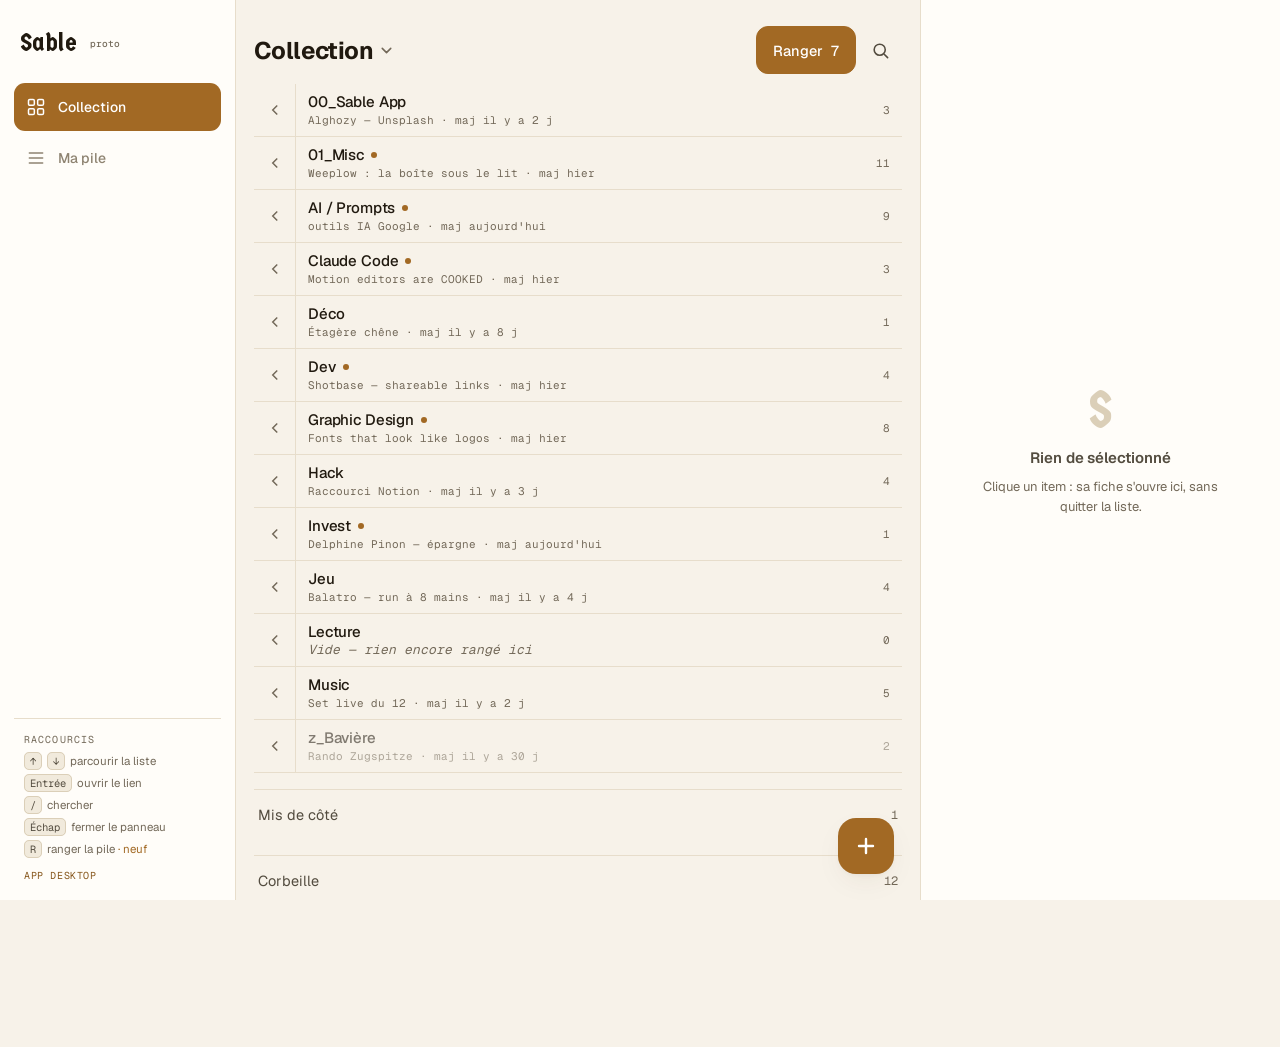
<file: proto-rangement.html>
<!DOCTYPE html>
<html lang="fr" data-shell="desktop">
<head>
<meta charset="UTF-8">
<meta name="viewport" content="width=device-width, initial-scale=1.0">
<title>Sable — proto rangement (desktop)</title>
<link rel="icon" type="image/svg+xml" href="favicon.svg?v=3">
<link rel="preconnect" href="https://fonts.googleapis.com">
<link rel="preconnect" href="https://fonts.gstatic.com" crossorigin>
<link href="https://fonts.googleapis.com/css2?family=Geist:wght@400;500;600;700&family=Geist+Mono:wght@400;500&display=swap" rel="stylesheet">
<link rel="stylesheet" href="./styles.css">
<link rel="stylesheet" href="./styles-desktop.css">
</head>
<!-- =====================================================================
     PROTO — deux ajouts au desktop v3.03, rien d'autre.

     Il charge styles.css + styles-desktop.css : tokens, typographie, .row,
     .crow, .tabs, .sheet, .rise sont les VRAIS. Aucun token n'est redéfini
     ici. Les ajouts portent tous le préfixe `dkr-` (desktop rangement).

     Il n'embarque ni app.js, ni Supabase : les données sont en dur dans le
     script du bas, et rien n'est persisté. C'est une maquette jouable, pas
     un morceau d'app.

     CE QU'IL PROPOSE
     1. Trois états de catégorie dans Collection — vide, endormie, contient
        du non-rangé. CSS pur sur la carcasse .crow/.cline existante.
     2. Un parcours de rangement au clavier, monté sur la coque .rise (la
        remontée, v2.39) : même surface invoquée, même barre de progression.
        C'est le seul écran neuf.

     CE QU'IL NE REFAIT PAS, parce que ça existe déjà :
     tiroir de catégorie (v2.38 #19) · tri de l'index (v2.49) · liste/grille
     (indexView) · galerie · sélection par lot + .batchbar · bandeau de
     filtre (v2.68) · épingles · clavier ↑↓/Entrée/ // Échap (desktop.js).

     BODY RESTE LE DÉFILEUR. Aucun conteneur de colonne scrollable n'est
     introduit — cf. styles-desktop.css:13.
     ===================================================================== -->
<style>
/* ═══════════ ajouts du proto — préfixe dkr-, tokens réels uniquement ═══════════ */

/* ---- 1. les trois états d'une ligne de catégorie ---- */

/* (a) CONTIENT DU NON-RANGÉ — une pastille d'accent après le nom.
   L'accent est réservé à l'interactif (cf. styles.css § 10) ; ici il ne
   décore pas, il désigne un travail à faire. */
.dkr-todo{display:inline-block;width:6px;height:6px;border-radius:50%;
  background:var(--accent);margin-left:7px;vertical-align:middle;flex:0 0 6px}

/* (b) ENDORMIE (aucune activité depuis 14 j) — on baisse, on ne barre pas.
   Retour à plein au survol : l'état informe, il n'interdit rien. */
.crow.dkr-sleep .cgo{opacity:.55;transition:opacity .14s}
.crow.dkr-sleep:hover .cgo{opacity:1}

/* (c) VIDE — la ligne le DIT, au lieu d'afficher un « 0 » muet. */
.dkr-none{font-size:13px;color:var(--text-3);font-style:italic}

/* la ligne de contexte sous le nom : dernier item + fraîcheur */
.dkr-scent{font-family:var(--mono);font-size:11px;color:var(--text-3);
  margin-top:3px;white-space:nowrap;overflow:hidden;text-overflow:ellipsis;max-width:38ch}

/* ---- 2. le parcours de rangement, dans la coque .rise ---- */
.dkr-stage{display:grid;grid-template-columns:minmax(0,300px) minmax(0,1fr);
  gap:38px;align-items:start;max-width:860px;margin:0 auto;padding:8px 0 4px}
@media (max-width:900px){.dkr-stage{grid-template-columns:1fr;gap:20px}}

.dkr-shot{aspect-ratio:4/5;border-radius:var(--radius-lg);overflow:hidden;
  background:var(--surface-2);border:1px solid var(--border);position:relative}
.dkr-shot img{width:100%;height:100%;object-fit:cover;display:block}
.dkr-shot .dkr-mark{position:absolute;inset:0;display:grid;place-items:center;
  font-family:"Sable Display","Geist",serif;font-size:56px;color:var(--border-2)}
.dkr-src{font-family:var(--mono);font-size:11px;color:var(--text-3);margin-top:10px}

.dkr-title{font-size:19px;line-height:1.34;font-weight:600;letter-spacing:-.015em;
  margin:0;color:var(--text);text-wrap:balance}
.dkr-why{font-size:13.5px;color:var(--text-2);line-height:1.5;margin-top:9px;font-style:italic}

.dkr-lbl{font-family:var(--mono);font-size:10px;letter-spacing:.12em;text-transform:uppercase;
  color:var(--text-3);margin:22px 0 4px;display:flex;align-items:baseline;gap:9px}
.dkr-lbl em{font-family:var(--font,inherit);font-style:normal;letter-spacing:0;
  text-transform:none;font-size:11.5px;color:var(--text-3);opacity:.9}

/* les choix de catégorie : lignes à plat, filet entre, jamais de cadre */
.dkr-pick{display:flex;align-items:center;gap:11px;width:100%;text-align:left;
  padding:9px 10px;border:0;background:transparent;border-radius:var(--r-ctl);
  cursor:pointer;color:var(--text-2);font-family:inherit;font-size:14px}
.dkr-pick + .dkr-pick{box-shadow:0 -1px 0 var(--border)}
.dkr-pick:hover{background:var(--surface-2);color:var(--text);box-shadow:none}
.dkr-pick:hover + .dkr-pick{box-shadow:none}
.dkr-pick.on{background:var(--accent-soft);color:var(--text);box-shadow:none}
.dkr-pick.on + .dkr-pick{box-shadow:none}
.dkr-pick:focus-visible{outline:2px solid var(--accent);outline-offset:-2px}
.dkr-k{flex:0 0 22px;font-family:var(--mono);font-size:10px;color:var(--text-3);
  border:1px solid var(--border-2);border-radius:5px;text-align:center;padding:2px 0}
.dkr-pick.on .dkr-k{border-color:var(--accent);color:var(--accent)}
.dkr-nm{flex:1;min-width:0;font-weight:500;overflow:hidden;text-overflow:ellipsis;white-space:nowrap}
.dkr-n{font-family:var(--mono);font-size:11px;color:var(--text-3)}
.dkr-sug{font-family:var(--mono);font-size:10px;letter-spacing:.04em;color:var(--accent);
  background:var(--accent-soft);border-radius:var(--r-pill);padding:3px 8px}

.dkr-more{display:flex;align-items:center;gap:9px;width:100%;text-align:left;
  padding:9px 10px;border:0;background:transparent;border-radius:var(--r-ctl);
  cursor:pointer;color:var(--text-3);font-family:inherit;font-size:13px;margin-top:2px}
.dkr-more:hover{background:var(--surface-2);color:var(--text-2)}

/* barre de décision, en pied de la surface */
.dkr-bar{display:flex;align-items:center;gap:var(--s2);flex-wrap:wrap;
  max-width:860px;margin:22px auto 0;padding-top:var(--s4);border-top:1px solid var(--border)}
.dkr-bar .sp{flex:1}

/* écran de fin */
.dkr-done{max-width:420px;margin:6vh auto 0;text-align:center}
.dkr-done .dkr-mark2{font-family:"Sable Display","Geist",serif;font-size:52px;
  color:var(--border-2);line-height:1}
.dkr-done h3{font-size:21px;margin:10px 0 8px;letter-spacing:-.02em}
.dkr-done p{color:var(--text-2);font-size:14px;line-height:1.55;margin:0 0 24px}
.dkr-tally{display:flex;justify-content:center;margin-bottom:26px}
.dkr-tally div{padding:0 22px}
.dkr-tally div + div{border-left:1px solid var(--border)}
.dkr-tally b{display:block;font-size:25px;letter-spacing:-.03em;font-variant-numeric:tabular-nums}
.dkr-tally span{font-family:var(--mono);font-size:10px;letter-spacing:.09em;color:var(--text-3)}

/* superposition de choix (catégorie / tag / différer) — modale centrée sur la colonne,
   même parti que le mode `menu` de la feuille (styles-desktop.css:111) */
.dkr-ov{position:fixed;inset:0;z-index:60;display:none;align-items:flex-start;
  justify-content:center;padding-top:13vh;background:rgba(32,25,15,.28)}
.dkr-ov.on{display:flex}
.dkr-sheet{width:min(430px,92vw);background:var(--surface);border:1px solid var(--border);
  border-radius:var(--radius-lg);box-shadow:var(--sh-card);overflow:hidden}
.dkr-sheet .dkr-fld{display:flex;align-items:center;gap:10px;padding:13px 15px;
  border-bottom:1px solid var(--border)}
.dkr-sheet input{flex:1;border:0;background:transparent;font-family:inherit;
  font-size:15px;color:var(--text);outline:none}
.dkr-sheet input::placeholder{color:var(--text-3)}
.dkr-opts{max-height:264px;overflow-y:auto;padding:5px}
.dkr-sheet .dkr-foot{padding:9px 15px;border-top:1px solid var(--border);
  font-family:var(--mono);font-size:10.5px;color:var(--text-3);
  display:flex;gap:14px;flex-wrap:wrap}

/* deux issues distinctes pour « pas maintenant » — cf. le doc de passation */
.dkr-two{padding:5px}
.dkr-two .dkr-pick{align-items:flex-start;padding:11px 10px}
.dkr-two .dkr-sub{display:block;font-size:12px;color:var(--text-3);
  margin-top:3px;font-weight:400;white-space:normal}
.dkr-two .dkr-nm{white-space:normal}

kbd{font-family:var(--mono);font-size:10.5px;color:var(--text-2);background:var(--surface-2);
  border:1px solid var(--border-2);border-radius:5px;padding:1px 5px}

/* garde-fou du proto : sous 1100px la coque 3 colonnes ne s'applique pas */
.dkr-warn{display:none;padding:var(--s4);margin:var(--s4) 0;border:1px solid var(--border-2);
  border-radius:var(--radius);color:var(--text-2);font-size:13.5px;line-height:1.5}
@media (max-width:1099px){.dkr-warn{display:block}}
</style>

<body>
<div id="app">
  <div id="hdrSentinel" aria-hidden="true"></div>

  <header class="topbar">
    <div class="tbrow">
      <button class="navtitle" id="navTitle" aria-label="Vue">
        <span class="tt" id="navTitleTxt">Collection</span>
        <span class="tcv"><svg class="chv" viewBox="0 0 24 24" aria-hidden="true"><path d="m6 9 6 6 6-6"/></svg></span>
      </button>
      <button id="startBtn" class="btn" style="--btn-bg:var(--accent);--btn-ink:var(--accent-ink);--btn-bd:var(--accent)">
        Ranger <span id="startN"></span>
      </button>
      <button class="btn icon" aria-label="Chercher" title="Chercher (/)">
        <svg class="ic" viewBox="0 0 24 24"><circle cx="11" cy="11" r="7" fill="none" stroke="currentColor" stroke-width="2"/><path d="M21 21l-4-4" fill="none" stroke="currentColor" stroke-width="2"/></svg>
      </button>
    </div>
  </header>

  <div class="dkr-warn">
    <b>Fenêtre trop étroite.</b> La coque 3 colonnes de <code>styles-desktop.css</code>
    ne s'active qu'à partir de 1100 px. Élargis la fenêtre pour voir le proto tel qu'il est prévu.
  </div>

  <div class="viewport">
    <div class="track">

      <!-- ═══════ Collection ═══════ -->
      <section id="tab-categories" class="tabcur">
        <div class="domgrid" id="domGrid"></div>
        <button class="rowlink" id="openArch"><span>Mis de côté</span><span class="n" id="archN">1</span></button>
        <button class="rowlink" id="openTrash"><span>Corbeille</span><span class="n">12</span></button>
      </section>

      <!-- ═══════ Ma pile ═══════ -->
      <section id="tab-pile" hidden>
        <div id="pileList"></div>
      </section>

    </div>
  </div>

  <button class="fab" id="fabAdd" aria-label="Ajouter un item" title="Ajouter un item">
    <svg class="ic" viewBox="0 0 24 24"><path d="M12 5v14M5 12h14" fill="none" stroke="currentColor" stroke-width="2.4"/></svg>
  </button>

  <nav class="tabs">
    <div class="dk-railhead"><span class="wordmark"><span class="sable-ink">Sable</span><sup class="appver">proto</sup></span></div>
    <button data-tab="categories" class="active">
      <svg class="ic" viewBox="0 0 24 24"><rect x="3" y="3" width="7" height="7" rx="1.5" fill="none" stroke="currentColor" stroke-width="1.8"/><rect x="14" y="3" width="7" height="7" rx="1.5" fill="none" stroke="currentColor" stroke-width="1.8"/><rect x="3" y="14" width="7" height="7" rx="1.5" fill="none" stroke="currentColor" stroke-width="1.8"/><rect x="14" y="14" width="7" height="7" rx="1.5" fill="none" stroke="currentColor" stroke-width="1.8"/></svg>Collection
    </button>
    <button data-tab="pile">
      <svg class="ic" viewBox="0 0 24 24"><path d="M4 6h16M4 12h16M4 18h16" fill="none" stroke="currentColor" stroke-width="1.8"/></svg>Ma pile
    </button>
    <div class="dk-keys">
      <div class="dk-keys-t">Raccourcis</div>
      <div><kbd>↑</kbd><kbd>↓</kbd>parcourir la liste</div>
      <div><kbd>Entrée</kbd>ouvrir le lien</div>
      <div><kbd>/</kbd>chercher</div>
      <div><kbd>Échap</kbd>fermer le panneau</div>
      <div><kbd>R</kbd>ranger la pile <em style="color:var(--accent);font-style:normal">· neuf</em></div>
      <div class="dk-proto"><a href="./index.html">App desktop</a></div>
    </div>
  </nav>
</div>

<div class="sheet-overlay" id="sheetOverlay"></div>
<div class="sheet" id="appSheet" role="dialog" aria-label="Panneau">
  <div class="grab"></div>
  <div class="shead"><h2 id="sheetTitle">Item</h2><div class="sheadact"></div></div>
  <div class="slist" id="sheetList"></div>
  <div class="sfoot" id="sheetFoot" hidden></div>
</div>

<button class="dk-close" id="dkClose" aria-label="Fermer le panneau" title="Fermer (Échap)">✕</button>
<div class="dk-empty" id="dkEmpty">
  <div class="dk-empty-mark">S</div>
  <div class="dk-empty-t">Rien de sélectionné</div>
  <div class="dk-empty-s">Clique un item : sa fiche s'ouvre ici, sans quitter la liste.</div>
</div>

<!-- le rangement emprunte la coque de la remontée (v2.39) -->
<div id="rise" class="rise" hidden>
  <div class="risebar">
    <div class="riseprog" id="riseProg"></div>
    <span class="risen" id="riseN"></span>
    <button class="risex" id="riseClose" aria-label="Quitter le rangement">✕</button>
  </div>
  <div class="risebody"><div id="stage"></div></div>
</div>

<div class="dkr-ov" id="ov"><div class="dkr-sheet" id="ovSheet"></div></div>
<div id="toast"></div>

<script>
/* ═══════════════════ données du proto (en dur) ═══════════════════ */
const CATS=[
  {k:"graph", n:"Graphic Design", c:8,  d:1,  last:"Fonts that look like logos"},
  {k:"ai",    n:"AI / Prompts",   c:9,  d:0,  last:"outils IA Google"},
  {k:"misc",  n:"01_Misc",        c:11, d:1,  last:"Weeplow : la boîte sous le lit"},
  {k:"dev",   n:"Dev",            c:4,  d:1,  last:"Shotbase — shareable links"},
  {k:"claude",n:"Claude Code",    c:3,  d:1,  last:"Motion editors are COOKED"},
  {k:"music", n:"Music",          c:5,  d:2,  last:"Set live du 12"},
  {k:"app",   n:"00_Sable App",   c:3,  d:2,  last:"Alghozy — Unsplash"},
  {k:"jeu",   n:"Jeu",            c:4,  d:4,  last:"Balatro — run à 8 mains"},
  {k:"hack",  n:"Hack",           c:4,  d:3,  last:"Raccourci Notion"},
  {k:"invest",n:"Invest",         c:1,  d:0,  last:"Delphine Pinon — épargne"},
  {k:"deco",  n:"Déco",           c:1,  d:8,  last:"Étagère chêne"},
  {k:"lecture",n:"Lecture",       c:0,  d:99, last:""},
  {k:"baviere",n:"z_Bavière",     c:2,  d:30, last:"Rando Zugspitze"},
];
const CK=Object.fromEntries(CATS.map(c=>[c.k,c]));
const SLEEP=14;                       /* endormie au-delà de 14 jours */

let ITEMS=[
  {id:1,t:"Delphine Pinon on Instagram : « Avoir de l'épargne, c'est une première étape. Mais savoir quoi en faire, c'est ce qui fait vraiment la différence. »",
   src:"instagram.com",time:"aujourd'hui",cat:null,sugg:"invest",tags:[],wake:null,arch:false,
   why:"Structurer mon approche épargne avant la fin de l'année."},
  {id:2,t:"@nikihasmotion : « Motion editors are COOKED »",
   src:"instagram.com",time:"aujourd'hui",cat:null,sugg:"claude",tags:["motion"],wake:null,arch:false,
   why:"Workflow motion + IA à tester."},
  {id:3,t:"Emma Rodriguez Studio : « Fonts that look like logos, without the logo design price tag. »",
   src:"instagram.com",time:"aujourd'hui",cat:null,sugg:"graph",tags:["font"],wake:null,arch:false,
   why:"Bundle typo à checker pour Sable."},
  {id:4,t:"outils IA Google — comparatif des modèles",
   src:"google.com",time:"hier",cat:null,sugg:"ai",tags:["prompt"],wake:null,arch:false,
   why:"Comparer avec ma stack actuelle."},
  {id:5,t:"Weeplow : joint dans la boîte sous le lit",
   src:"note perso",time:"hier",cat:null,sugg:"misc",tags:[],wake:null,arch:false,
   why:"Ne pas oublier où c'est rangé."},
  {id:6,t:"Shareable Links @shotbaseapp on X",
   src:"x.com",time:"hier",cat:null,sugg:"dev",tags:["app"],wake:null,arch:false,
   why:"Inspiration partage de liens."},
  {id:7,t:"BeFootball (@_BeFootball) on X",
   src:"x.com",time:"hier",cat:null,sugg:null,tags:[],wake:null,arch:false,why:""},
  {id:8,t:"Alghozy — Unsplash",src:"unsplash.com",time:"il y a 2 j",
   cat:"app",sugg:null,tags:["unsplash"],wake:null,arch:false,why:"Photographe pour visuels Sable."},
  {id:9,t:"Set live — enregistrement du 12",src:"youtube.com",time:"il y a 2 j",
   cat:"music",sugg:null,tags:[],wake:"lundi",arch:false,why:"À écouter au calme."},
  {id:10,t:"Raccourci Notion : base liée en une frappe",src:"notion.so",time:"il y a 3 j",
   cat:"hack",sugg:null,tags:[],wake:null,arch:false,why:"À intégrer dans mon setup."},
];

const $=id=>document.getElementById(id);
const html=document.documentElement;
const todo=()=>ITEMS.filter(i=>!i.cat&&!i.arch);

/* ═══════════════════ Collection — les trois états ═══════════════════ */
function renderCats(){
  $('domGrid').innerHTML=[...CATS].sort((a,b)=>a.n.localeCompare(b.n)).map(c=>{
    const sleep=c.d>=SLEEP&&c.c>0;
    const unfiled=todo().some(i=>i.sugg===c.k);        /* du non-rangé lui est destiné */
    const scent=c.c===0
      ? `<span class="dkr-none">Vide — rien encore rangé ici</span>`
      : `${c.last} · maj ${c.d===0?"aujourd'hui":c.d===1?"hier":"il y a "+c.d+" j"}`;
    return `<div class="crow${sleep?' dkr-sleep':''}" data-k="${c.k}">
      <div class="cline">
        <button class="cchev" aria-label="Aperçu">
          <svg class="ic" viewBox="0 0 24 24"><path d="m9 6 6 6-6 6" fill="none" stroke="currentColor" stroke-width="2"/></svg>
        </button>
        <button class="cgo">
          <span style="flex:1;min-width:0">
            <span style="display:flex;align-items:center">
              <span style="font-size:15px;font-weight:500;letter-spacing:-.01em">${c.n}</span>
              ${unfiled?'<span class="dkr-todo" title="du non-rangé lui est destiné"></span>':''}
            </span>
            <span class="dkr-scent">${scent}</span>
          </span>
          <span class="dkr-n">${c.c}</span>
        </button>
      </div></div>`;
  }).join('');
}

/* ═══════════════════ Ma pile — .row réel ═══════════════════ */
function renderPile(){
  const mk=it=>{
    const c=it.cat?CK[it.cat]:null;
    const bits=[it.src,it.time];
    if(c) bits.unshift(c.n); else bits.unshift("à ranger");
    if(it.wake) bits.push("revient "+it.wake);
    return `<div class="row" data-id="${it.id}" tabindex="0">
      <div class="thumb-ic" style="width:48px;height:48px;border-radius:8px;flex-shrink:0;
        display:grid;place-items:center;background:var(--surface-2);border:1px solid var(--border);
        color:var(--text-3);font-family:var(--mono);font-size:15px">${it.src.charAt(0).toUpperCase()}</div>
      <div class="body">
        <div class="txt">${it.t}</div>
        <div class="sub">${bits.join(" · ")}</div>
      </div></div>`;
  };
  const a=todo(), b=ITEMS.filter(i=>i.cat&&!i.arch);
  $('pileList').innerHTML=
    (a.length?`<div class="dkr-lbl" style="margin:18px 0 2px">À ranger · ${a.length}</div>`+a.map(mk).join(''):'')+
    (b.length?`<div class="dkr-lbl" style="margin:26px 0 2px">Rangés</div>`+b.map(mk).join(''):'');
  const n=a.length;
  $('startN').textContent=n?n:"";
  $('startBtn').hidden=!n;
}

/* fiche dans le panneau de droite (mode `detail`) */
function openFiche(id){
  const it=ITEMS.find(i=>i.id===id); if(!it) return;
  const c=it.cat?CK[it.cat]:null;
  html.setAttribute('data-sheet','detail');
  $('sheetTitle').textContent=it.src;
  $('sheetList').innerHTML=`
    <div style="font-size:15px;line-height:1.45;color:var(--text)">${it.t}</div>
    <div class="dkr-lbl">Rangement</div>
    <div class="idxrow"><span class="inm">Catégorie</span><span class="icnt">${c?c.n:"—"}</span></div>
    <div class="idxrow"><span class="inm">Tags</span><span class="icnt">${it.tags.length?it.tags.map(t=>'#'+t).join(' '):"—"}</span></div>
    <div class="idxrow"><span class="inm">Remontée</span><span class="icnt">${it.wake?it.wake:"—"}</span></div>
    <div class="dkr-lbl">Pourquoi tu l'as gardé</div>
    <div style="font-size:13.5px;color:var(--text-2);line-height:1.55;font-style:italic">${it.why||"—"}</div>`;
  $('appSheet').classList.add('open');
  document.querySelectorAll('.row').forEach(r=>r.classList.toggle('dk-sel',+r.dataset.id===id));
}
function closeFiche(){
  $('appSheet').classList.remove('open');
  document.querySelectorAll('.dk-sel').forEach(r=>r.classList.remove('dk-sel'));
}

/* ═══════════════════ le rangement ═══════════════════ */
let queue=[],qi=0,pick=0,running=false,modal=null,last=null;
let tally={cls:0,wake:0,arch:0,del:0};

function suggFirst(it){
  const l=[...CATS].filter(c=>c.c>0||c.k===it.sugg).sort((a,b)=>b.c-a.c);
  if(it.sugg){const i=l.findIndex(c=>c.k===it.sugg); if(i>0) l.unshift(l.splice(i,1)[0]);}
  return l;
}
const cur=()=>ITEMS.find(i=>i.id===queue[qi]);

function start(){
  if(!todo().length) return;
  queue=todo().map(i=>i.id); qi=0; pick=0; running=true;
  tally={cls:0,wake:0,arch:0,del:0};
  closeFiche();
  $('rise').hidden=false;
  draw();
}
function quit(){
  running=false; $('rise').hidden=true; modal=null; $('ov').classList.remove('on');
  renderCats(); renderPile();
}

function draw(){
  if(qi>=queue.length) return drawDone();
  const it=cur(), cats=suggFirst(it).slice(0,6);
  pick=Math.max(0,Math.min(pick,cats.length-1));
  $('riseProg').style.width=(qi/queue.length*100)+"%";
  $('riseN').textContent=(qi+1)+" / "+queue.length;
  $('stage').innerHTML=`
   <div class="dkr-stage">
    <div>
      <div class="dkr-shot"><div class="dkr-mark">${it.src.charAt(0).toUpperCase()}</div></div>
      <div class="dkr-src">${it.src} · gardé ${it.time}</div>
    </div>
    <div>
      <p class="dkr-title">${it.t}</p>
      ${it.why?`<div class="dkr-why">« ${it.why} »</div>`:''}
      <div class="dkr-lbl">Ranger dans <em>chiffre pour choisir · ↑↓ puis Entrée</em></div>
      <div>${cats.map((c,i)=>`
        <button class="dkr-pick${i===pick?' on':''}" data-i="${i}">
          <span class="dkr-k">${i+1}</span>
          <span class="dkr-nm">${c.n}</span>
          ${c.k===it.sugg?'<span class="dkr-sug">suggérée</span>':`<span class="dkr-n">${c.c}</span>`}
        </button>`).join('')}</div>
      <button class="dkr-more" id="moreBtn"><kbd>C</kbd> chercher parmi les ${CATS.length} catégories…</button>
      <div class="dkr-lbl">Tags</div>
      <div style="display:flex;gap:6px;flex-wrap:wrap;align-items:center">
        ${it.tags.map(t=>`<span class="chip">#${t}</span>`).join('')}
        <button class="chip" id="tagBtn">+ tag <kbd style="margin-left:5px">T</kbd></button>
      </div>
    </div>
   </div>
   <div class="dkr-bar">
     <button class="btn" id="aFile" style="--btn-bg:var(--accent);--btn-ink:var(--accent-ink);--btn-bd:var(--accent)">Ranger ici <kbd style="margin-left:6px">Entrée</kbd></button>
     <button class="btn" id="aLater">Pas maintenant <kbd style="margin-left:6px">S</kbd></button>
     <button class="btn" id="aKill" style="--btn-ink:var(--red)">Jeter <kbd style="margin-left:6px">X</kbd></button>
     <span class="sp"></span>
     <button class="btn" id="aSkip">Passer <kbd style="margin-left:6px">→</kbd></button>
     <button class="btn" id="aUndo" ${last?"":"disabled"}>Annuler <kbd style="margin-left:6px">U</kbd></button>
   </div>`;
  $('moreBtn').onclick=openSearch;
  $('tagBtn').onclick=openTag;
  $('aFile').onclick=()=>file(suggFirst(cur())[pick].k);
  $('aLater').onclick=openLater;
  $('aKill').onclick=kill;
  $('aSkip').onclick=()=>{queue.push(queue[qi]);next();};
  $('aUndo').onclick=undo;
  $('stage').querySelectorAll('.dkr-pick').forEach(b=>
    b.onclick=()=>file(suggFirst(cur())[+b.dataset.i].k));
}

function drawDone(){
  $('riseProg').style.width="100%"; $('riseN').textContent="terminé";
  $('stage').innerHTML=`
   <div class="dkr-done">
     <div class="dkr-mark2">S</div>
     <h3>Pile rangée</h3>
     <p>Tout ce qui attendait a trouvé sa place. Ce qui a une date reviendra tout seul ;
        ce qui est mis de côté attend que tu ailles le chercher.</p>
     <div class="dkr-tally">
       <div><b>${tally.cls}</b><span>RANGÉS</span></div>
       <div><b>${tally.wake}</b><span>DATÉS</span></div>
       <div><b>${tally.arch}</b><span>DE CÔTÉ</span></div>
       <div><b>${tally.del}</b><span>JETÉS</span></div>
     </div>
     <button class="btn" id="aQuit" style="--btn-bg:var(--accent);--btn-ink:var(--accent-ink);--btn-bd:var(--accent)">Revenir à la pile</button>
   </div>`;
  $('aQuit').onclick=quit;
}

/* --- actions. snap() capture TOUT ce qu'une action peut changer --- */
function snap(it){return {id:it.id,cat:it.cat,tags:[...it.tags],wake:it.wake,arch:it.arch,qi};}
function file(k){
  const it=cur(); last={p:snap(it),added:k,kind:"cls"};
  it.cat=k; CK[k].c++; tally.cls++; toast("Rangé dans "+CK[k].n); next();
}
/* DEUX issues distinctes pour « pas maintenant » — elles existent toutes les
   deux dans app.js et ne font PAS doublon :
     · wake  → surfaceAfter : une date, l'item revient seul par la remontée ;
     · arch  → status="archived" : « Mis de côté », sans date, hors tirage. */
function later(mode,when){
  const it=cur(), k=suggFirst(it)[pick].k;
  last={p:snap(it),added:k,kind:mode};
  it.cat=k; CK[k].c++;
  if(mode==="wake"){ it.wake=when; tally.wake++; toast("Rangé dans "+CK[k].n+" · revient "+when); }
  else{ it.arch=true; tally.arch++; toast("Mis de côté · dans "+CK[k].n); }
  next();
}
function kill(){
  const it=cur(); last={p:snap(it),added:null,kind:"del"};
  it.arch=true; it.cat=it.cat||"__del"; tally.del++;
  toast("Jeté · récupérable depuis la corbeille"); next();
}
function undo(){
  if(!last) return;
  const p=last.p, it=ITEMS.find(i=>i.id===p.id);
  if(last.added&&CK[last.added]) CK[last.added].c--;
  it.cat=p.cat; it.tags=p.tags; it.wake=p.wake; it.arch=p.arch;
  if(tally[last.kind]!==undefined) tally[last.kind]--;
  qi=p.qi; last=null; draw();
}
function next(){ qi++; pick=0; draw(); }

let tt=null;
function toast(m){
  const t=$('toast'); t.textContent=m; t.classList.add('show');
  clearTimeout(tt); tt=setTimeout(()=>t.classList.remove('show'),3200);
}

/* --- superpositions --- */
function closeOv(){ modal=null; $('ov').classList.remove('on'); $('ovSheet').onkeydown=null; }
function openSearch(){
  modal="search";
  $('ovSheet').innerHTML=`
    <div class="dkr-fld">
      <svg class="ic" viewBox="0 0 24 24" style="width:16px;height:16px;color:var(--text-3)"><circle cx="11" cy="11" r="7" fill="none" stroke="currentColor" stroke-width="2"/><path d="M21 21l-4-4" fill="none" stroke="currentColor" stroke-width="2"/></svg>
      <input id="q" placeholder="Chercher une catégorie…" autocomplete="off"></div>
    <div class="dkr-opts" id="opts"></div>
    <div class="dkr-foot"><span><kbd>↑↓</kbd> parcourir</span><span><kbd>Entrée</kbd> ranger</span><span><kbd>Échap</kbd> fermer</span></div>`;
  $('ov').classList.add('on');
  let oi=0,res=[];
  const dr=()=>{
    const v=$('q').value.toLowerCase();
    res=CATS.filter(c=>c.n.toLowerCase().includes(v));
    oi=Math.max(0,Math.min(oi,res.length-1));
    $('opts').innerHTML=res.length
      ? res.map((c,i)=>`<button class="dkr-pick${i===oi?' on':''}" data-k="${c.k}">
          <span class="dkr-nm">${c.n}</span><span class="dkr-n">${c.c}</span></button>`).join('')
      : `<div style="padding:20px;text-align:center;color:var(--text-3);font-size:13px">Aucune catégorie ne correspond.</div>`;
    $('opts').querySelectorAll('.dkr-pick').forEach(b=>b.onclick=()=>{closeOv();file(b.dataset.k);});
  };
  dr(); $('q').focus();
  $('q').oninput=()=>{oi=0;dr();};
  $('ovSheet').onkeydown=e=>{
    e.stopPropagation();          /* sinon la touche remonte au gestionnaire global,
                                     qui la retraite une fois closeOv() passé */
    if(e.key==="Escape"){e.preventDefault();closeOv();return;}
    if(e.key==="ArrowDown"||e.key==="ArrowUp"){e.preventDefault();
      oi=Math.max(0,Math.min(res.length-1,oi+(e.key==="ArrowDown"?1:-1)));dr();return;}
    if(e.key==="Enter"){e.preventDefault(); if(res[oi]){closeOv();file(res[oi].k);}}
  };
}
function openTag(){
  modal="tag";
  $('ovSheet').innerHTML=`
    <div class="dkr-fld"><span style="font-family:var(--mono);color:var(--text-3)">#</span>
      <input id="q" placeholder="motion, typo, à-relire…" autocomplete="off"></div>
    <div class="dkr-foot"><span>Sépare par des virgules</span><span><kbd>Entrée</kbd> valider</span></div>`;
  $('ov').classList.add('on'); $('q').focus();
  $('ovSheet').onkeydown=e=>{
    e.stopPropagation();
    if(e.key==="Escape"){e.preventDefault();closeOv();return;}
    if(e.key==="Enter"){e.preventDefault();
      const v=$('q').value.split(',').map(s=>s.trim().replace(/^#/,'')).filter(Boolean);
      const it=cur(); v.forEach(t=>{if(!it.tags.includes(t))it.tags.push(t);});
      closeOv(); draw();}
  };
}
const WHENS=[{k:"demain",l:"Demain"},{k:"cette semaine",l:"Cette semaine"},{k:"dans un mois",l:"Dans un mois"}];
function openLater(){
  modal="later";
  $('ovSheet').innerHTML=`
    <div class="dkr-fld"><span style="font-size:14px;color:var(--text-2)">Pas maintenant — mais encore ?</span></div>
    <div class="dkr-two">
      ${WHENS.map((w,i)=>`<button class="dkr-pick" data-w="${w.k}">
         <span class="dkr-k">${i+1}</span>
         <span class="dkr-nm">Le faire revenir ${w.l.toLowerCase()}
           <span class="dkr-sub">Il est rangé et remonte tout seul à cette date.</span></span></button>`).join('')}
      <button class="dkr-pick" data-arch="1">
        <span class="dkr-k">4</span>
        <span class="dkr-nm">Mettre de côté
          <span class="dkr-sub">Rangé, mais sorti de la pile et du tirage. Sans date — tu iras le rechercher.</span></span></button>
    </div>
    <div class="dkr-foot"><span>Deux choses différentes : une date, ou pas de date.</span></div>`;
  $('ov').classList.add('on'); $('ovSheet').tabIndex=-1; $('ovSheet').focus();
  $('ovSheet').querySelectorAll('.dkr-pick').forEach(b=>b.onclick=()=>{
    closeOv(); b.dataset.arch?later("arch"):later("wake",b.dataset.w);});
  $('ovSheet').onkeydown=e=>{
    e.stopPropagation();
    if(e.key==="Escape"){e.preventDefault();closeOv();return;}
    const n=parseInt(e.key,10);
    if(n>=1&&n<=3){e.preventDefault();closeOv();later("wake",WHENS[n-1].k);return;}
    if(n===4){e.preventDefault();closeOv();later("arch");}
  };
}

/* ═══════════════════ clavier ═══════════════════ */
/* mêmes gardes que desktop.js : on ne capte rien pendant une saisie */
const typing=t=>!!t&&(t.tagName==="INPUT"||t.tagName==="TEXTAREA"||t.isContentEditable);

document.addEventListener('keydown',e=>{
  if(e.metaKey||e.ctrlKey||e.altKey) return;
  if(modal) return;                                  /* la superposition gère ses touches */
  if(typing(e.target)) return;

  if(!running){                                      /* --- dans l'app --- */
    if(e.key==="r"||e.key==="R"){e.preventDefault();start();return;}
    if(e.key==="Escape"){closeFiche();return;}
    if(e.key==="ArrowDown"||e.key==="ArrowUp"){
      const rows=[...document.querySelectorAll('#pileList .row')];
      if(!rows.length) return;
      e.preventDefault();
      let i=rows.findIndex(r=>r.classList.contains('dk-sel'));
      i=e.key==="ArrowDown"?Math.min(rows.length-1,i+1):Math.max(0,i<0?0:i-1);
      rows[i].scrollIntoView({block:"nearest"}); openFiche(+rows[i].dataset.id);
    }
    return;
  }

  if(e.key==="Escape"){e.preventDefault();quit();return;}
  if(e.key==="u"||e.key==="U"){e.preventDefault();undo();return;}
  if(qi>=queue.length) return;
  const cats=suggFirst(cur()).slice(0,6);
  const n=parseInt(e.key,10);
  if(n>=1&&n<=cats.length){e.preventDefault();file(cats[n-1].k);return;}
  if(e.key==="ArrowDown"||e.key==="ArrowUp"){e.preventDefault();
    pick=Math.max(0,Math.min(cats.length-1,pick+(e.key==="ArrowDown"?1:-1)));draw();return;}
  if(e.key==="Enter"){e.preventDefault();file(cats[pick].k);return;}
  if(e.key==="s"||e.key==="S"){e.preventDefault();openLater();return;}
  if(e.key==="x"||e.key==="X"){e.preventDefault();kill();return;}
  if(e.key==="c"||e.key==="C"){e.preventDefault();openSearch();return;}
  if(e.key==="t"||e.key==="T"){e.preventDefault();openTag();return;}
  if(e.key==="ArrowRight"){e.preventDefault();queue.push(queue[qi]);next();}
});

/* ═══════════════════ câblage ═══════════════════ */
document.querySelectorAll('.tabs button[data-tab]').forEach(b=>b.onclick=()=>{
  const t=b.dataset.tab;
  document.querySelectorAll('.tabs button[data-tab]').forEach(x=>x.classList.toggle('active',x===b));
  $('tab-categories').hidden=t!=="categories";
  $('tab-pile').hidden=t!=="pile";
  $('navTitleTxt').textContent=t==="categories"?"Collection":"Ma pile";
  closeFiche();
});
$('pileList').addEventListener('click',e=>{
  const r=e.target.closest('.row'); if(r) openFiche(+r.dataset.id);
});
$('dkClose').onclick=closeFiche;
$('riseClose').onclick=quit;
$('startBtn').onclick=start;
$('ov').addEventListener('click',e=>{if(e.target===$('ov'))closeOv();});

html.setAttribute('data-sheet','detail');
renderCats(); renderPile();
</script>
</body>
</html>
</file>
<file: styles.css>
/* Sable — titre de l'app : Germania One (sous-ensemble « Sable »), intégré en data-URI */
  @font-face{font-family:"Sable Display";font-style:normal;font-weight:400;font-display:swap;
    src:url([data-uri]) format("woff2");}

  /* Sable — Geist et Geist Mono, auto-hébergées (fonts/, licence SIL OFL 1.1).
     Elles arrivaient d'un <link> Google Fonts dans index.html : deux requêtes
     tierces bloquantes, et un service worker qui ne cache que le même origine —
     donc jamais mises en cache. Les .woff2 sont les sous-ensembles latin et
     latin-ext servis par gstatic, repris tels quels.
     UN SEUL FICHIER PAR FAMILLE ET PAR SOUS-ENSEMBLE : Geist est variable
     (fvar/gvar, axe wght 100..900), le même .woff2 rend les quatre graisses.
     D'où font-weight:100 900 — et non quatre blocs comme le faisait Google.
     Les deux sous-ensembles sont déclarés : leur unicode-range fait que
     latin-ext n'est téléchargé que si un titre en a besoin. */
  @font-face{font-family:"Geist";font-style:normal;font-weight:100 900;font-display:swap;
    src:url(./fonts/geist-latin-ext.woff2) format("woff2");
    unicode-range:U+0100-02BA, U+02BD-02C5, U+02C7-02CC, U+02CE-02D7, U+02DD-02FF, U+0304, U+0308, U+0329, U+1D00-1DBF, U+1E00-1E9F, U+1EF2-1EFF, U+2020, U+20A0-20AB, U+20AD-20C0, U+2113, U+2C60-2C7F, U+A720-A7FF;}
  @font-face{font-family:"Geist";font-style:normal;font-weight:100 900;font-display:swap;
    src:url(./fonts/geist-latin.woff2) format("woff2");
    unicode-range:U+0000-00FF, U+0131, U+0152-0153, U+02BB-02BC, U+02C6, U+02DA, U+02DC, U+0304, U+0308, U+0329, U+2000-206F, U+20AC, U+2122, U+2191, U+2193, U+2212, U+2215, U+FEFF, U+FFFD;}
  @font-face{font-family:"Geist Mono";font-style:normal;font-weight:100 900;font-display:swap;
    src:url(./fonts/geist-mono-latin-ext.woff2) format("woff2");
    unicode-range:U+0100-02BA, U+02BD-02C5, U+02C7-02CC, U+02CE-02D7, U+02DD-02FF, U+0304, U+0308, U+0329, U+1D00-1DBF, U+1E00-1E9F, U+1EF2-1EFF, U+2020, U+20A0-20AB, U+20AD-20C0, U+2113, U+2C60-2C7F, U+A720-A7FF;}
  @font-face{font-family:"Geist Mono";font-style:normal;font-weight:100 900;font-display:swap;
    src:url(./fonts/geist-mono-latin.woff2) format("woff2");
    unicode-range:U+0000-00FF, U+0131, U+0152-0153, U+02BB-02BC, U+02C6, U+02DA, U+02DC, U+0304, U+0308, U+0329, U+2000-206F, U+20AC, U+2122, U+2191, U+2193, U+2212, U+2215, U+FEFF, U+FFFD;}

  :root{
    /* Sable — palette sable (thème clair : papier sablé, lumière chaude) */
    --bg:#F7F2E9; --surface:#FFFDF9; --surface-2:#F1EADC; --surface-3:#E9E0CE;
    --border:#E7DDCB; --border-2:#DBCFB8;
    --text:#20190F; --text-2:#534C3F; --text-3:#736959;
    --accent:#A26924; --accent-hover:#95601D; --accent-soft:#F3E7D1; --accent-ink:#FFFFFF;
    /* Ticket #15 (livré en v3.05) — L'ACCENT QUI ÉCRIT. Un seul token pour
       TOUT texte d'accent, et une seule règle à retenir : `--accent` ne peint
       plus jamais de lettres, il ne reste que sur les aplats (fond du bouton
       primaire, bordures, points, traits de focus) ; dès qu'un glyphe est en
       jeu, c'est `--accent-deep`.
       Posé au ticket #13 à #905D20 pour le seul cas de la pastille (`--accent` y
       mesurait 3.75:1). Le relevé de #15 a montré que le défaut ne s'arrêtait
       pas là : `--accent` écrivait aussi sur le papier nu, à 4.11:1 sur
       `--bg` et 3.83 sur `--surface-2` — dont les titres de lignes, le texte
       le plus lu de l'app. En basculant ces 40 règles on a découvert que
       #905D20 ne passait pas sur `--surface-3` (4.25:1), fond atteint par les
       états pressés de `.pickrow`, `.peekgo` et `.arow`. D'où la valeur
       actuelle, choisie pour tenir AA sur les QUATRE fonds sans exception —
       c'est ce qui rend la règle vérifiable d'un coup d'œil plutôt que de
       demander qu'on se souvienne d'une réserve :
         surface-3 4.70 · surface-2 5.14 · bg 5.52 · surface 6.06 · soft 5.03
       Éclaircir un fond était l'autre voie, écartée par la mesure :
       `.picklist` et `.peek` sont DÉJÀ en `--surface-2`, leur état pressé y
       deviendrait invisible.
       UNE exception, et elle va dans l'autre sens : `#toast` peint un fond
       sombre en dur (#1B1C22), où foncer le texte l'efface (3.71 → 3.05).
       `#toast .u` garde donc `--accent` et se règle à part.
       En sombre, l'accent passe partout (6.40:1 sur le pire fond) : le token
       vaut simplement l'accent, pour que les règles ne se dédoublent pas. */
    --accent-deep:#87571D;
    --green:#3E8E5E; --green-soft:#E7F1E5; --red:#C4553C; --red-soft:#F7E7DF;
    --mono:"Geist Mono","JetBrains Mono",ui-monospace,SFMono-Regular,Menlo,monospace;
    --radius:12px; --radius-lg:16px;
    /* v2.24 / chantier 10 — les tokens. Aucune valeur d'espacement, de rayon
       ni de cible tactile ne se décide plus au jugé ailleurs dans ce fichier. */
    --s1:4px; --s2:8px; --s3:12px; --s4:16px; --s6:24px;
    --r-ctl:12px; --r-box:16px; --tap:48px;
    /* Ticket #14 — LA HAUTEUR DE L'EN-TÊTE, ÉCRITE UNE FOIS. Elle se COMPOSE
       de tokens déjà là (`.topbar` pose env(safe) + --s2 en haut, --s2 en bas,
       autour d'une `.tbrow` de --tap) : ce n'est pas une cote de plus, c'est
       la somme nommée. Ce n'est PAS une rechute de `--tbh` (v2.47), qui était
       MESURÉE EN JS et pilotait un `position:sticky` ; celle-ci ne quitte
       jamais le CSS et personne ne la lit depuis le JS (§ 3).
       `.topbar` la CONSOMME en `min-height` deux cents lignes plus bas : sans
       ça, la somme et l'en-tête pourraient dériver l'un de l'autre, et c'est
       exactement le genre d'écart qui se paye en bande morte. */
    --hdrh:calc(env(safe-area-inset-top) + var(--s2) + var(--tap) + var(--s2));
    /* v2.70 / chantier 24 — L'ÉCHELLE DES CONTRÔLES. Une hauteur, un corps, une
       gouttière pour TOUT ce qui se touche et se pose : pastille, segment,
       filtre posé, périmètre. Avant, neuf familles se cotaient chacune au jugé
       — six hauteurs, cinq corps, six rayons pour un seul rôle. La FORME reste
       porteuse de sens (le rectangle arrondi choisit, la gélule se retire) ;
       c'est la COTE qui n'a plus le droit de varier.
       `--r-pill` n'est pas `--r-ctl` : celui-ci coiffe les boutons et les
       boîtes, celui-là les pastilles. Deux noms parce que deux rôles. */
    --h-ctl:32px; --fs-ctl:13px; --px-ctl:11px; --gap-ctl:6px; --r-pill:10px;
    /* le rail d'un segment est concentrique à ses boutons : rayon + son retrait */
    --pad-seg:3px;
    /* l'étiquette qui se LIT et ne se touche pas — elle n'a pas droit à --h-ctl */
    --fs-meta:10px; --r-meta:5px;
    --sh-sm:0 1px 2px rgba(60,45,20,.06),0 1px 2px rgba(60,45,20,.05);
    --sh-card:0 10px 34px -14px rgba(70,50,20,.18),0 2px 8px -3px rgba(70,50,20,.08);
  }
  /* ---------- dark theme ---------- */
  :root[data-theme="dark"]{
    /* Sable — palette sable (thème sombre : dune de nuit, sable humide) */
    --bg:#14110C; --surface:#1D1913; --surface-2:#241F17; --surface-3:#2F281E;
    --border:#2E2820; --border-2:#3D3527;
    --text:#F0E9DB; --text-2:#BDB29D; --text-3:#908671;
    --accent:#D8A25A; --accent-hover:#E7B673; --accent-soft:#2C2214; --accent-ink:#241A0A;
    --accent-deep:#D8A25A;
    --green:#5CB07E; --green-soft:#16261B; --red:#E58163; --red-soft:#2C1810;
    --sh-sm:0 1px 2px rgba(0,0,0,.45);
    --sh-card:0 14px 44px -14px rgba(0,0,0,.7),0 3px 10px -4px rgba(0,0,0,.55);
  }
  :root[data-theme="dark"] body::before{
    background:radial-gradient(120% 100% at 50% 0%, rgba(216,162,90,.14) 0%, transparent 72%);opacity:1}
  .tb-right{display:flex;align-items:center;gap:10px}
  .theme-btn{background:var(--surface);border:1px solid var(--border-2);color:var(--text-2);
    width:38px;height:38px;border-radius:10px;display:flex;align-items:center;justify-content:center;
    cursor:pointer;transition:.15s;flex-shrink:0}
  .theme-btn:hover{color:var(--text);border-color:var(--text-3)}
  .theme-btn:active{transform:scale(.94)}
  .theme-btn svg{width:16px;height:16px}
  .theme-btn .i-sun{display:none}
  :root[data-theme="dark"] .theme-btn .i-sun{display:block}
  :root[data-theme="dark"] .theme-btn .i-moon{display:none}
  *{box-sizing:border-box;margin:0;padding:0}
  html,body{height:100%}
  html{overflow-x:hidden}
  body{
    background:var(--bg);
    color:var(--text);
    font-family:"Geist",Inter,system-ui,-apple-system,Segoe UI,Roboto,sans-serif;
    -webkit-font-smoothing:antialiased;text-rendering:optimizeLegibility;
    line-height:1.45;overflow-x:hidden;
  }
  body::before{content:"";position:fixed;inset:0 0 auto 0;height:340px;pointer-events:none;z-index:0;
    background:radial-gradient(120% 100% at 50% 0%, #F5EAD3 0%, transparent 70%);opacity:.7}
  #app{position:relative;z-index:1;max-width:540px;margin:0 auto;min-height:100%;
    padding:0 18px calc(96px + env(safe-area-inset-bottom));}

  /* ---------- top bar ---------- */
  /* v2.48 — l'ancienne règle `.topbar` (flex, padding 24/2/16) est retirée : elle
   ne survivait que parce qu'une règle plus bas l'écrasait. Deux cotes pour un
   même sélecteur, c'est la dernière qui gagne en silence — et le jour où on
   touche la seconde, la première ressuscite. Le banc l'interdit maintenant. */
  .wordmark{font-family:"Sable Display","Geist",Inter,system-ui,sans-serif;font-weight:400;
    font-size:24px;letter-spacing:.005em;color:var(--text);
    display:flex;align-items:center;gap:10px}
  /* wordmark : animations optionnelles (réglables) — texte TOUJOURS visible au repos */
  .sable-ink{color:var(--text)}
  /* Reflet doré qui balaie le mot */
  [data-anim="sheen"] .sable-ink{background-image:linear-gradient(100deg,var(--text) 45%,var(--accent) 50%,var(--text) 55%);
    background-size:300% 100%;background-position:0 0;background-repeat:no-repeat;
    -webkit-background-clip:text;background-clip:text;-webkit-text-fill-color:transparent;
    animation:sableSheen 26s ease-in-out infinite}
  @keyframes sableSheen{0%,88%{background-position:0 0}96%,100%{background-position:100% 0}}
  @supports not ((-webkit-background-clip:text) or (background-clip:text)){[data-anim="sheen"] .sable-ink{-webkit-text-fill-color:var(--text)}}
  /* Respiration (opacité douce) */
  [data-anim="breathe"] .sable-ink{animation:sableBreathe 5s ease-in-out infinite}
  @keyframes sableBreathe{0%,100%{opacity:1}50%{opacity:.7}}
  /* Trait à l'encre qui se trace de temps en temps */
  [data-anim="trait"] .sable-ink{position:relative}
  [data-anim="trait"] .sable-ink::after{content:"";position:absolute;left:0;right:0;bottom:-2px;height:2px;border-radius:2px;background:var(--accent);transform:scaleX(0);transform-origin:left center;animation:sableTrait 15s ease-in-out infinite}
  @keyframes sableTrait{0%,72%{transform:scaleX(0);transform-origin:left center}84%{transform:scaleX(1);transform-origin:left center}85%{transform:scaleX(1);transform-origin:right center}100%{transform:scaleX(0);transform-origin:right center}}
  /* Motion réduite : les animations de repos disparaissent, mais PAS la réponse
     au tap — elle répond à un geste, elle n'est pas de l'ambiance. Le !important
     global d'avant la tuait aussi, et l'économiseur de batterie Android suffit à
     déclencher ce media query : l'anim du titre était morte sans raison. */
  @media (prefers-reduced-motion:reduce){
    .sable-ink:not(.tapping){animation:none!important;-webkit-text-fill-color:var(--text)!important}
    .sable-ink::after{animation:none!important;transform:scaleX(0)!important}
    .sable-ink.tapping{animation-duration:.28s}
  }
  /* tap sur le titre : rejoue un reflet une fois */
  .sable-ink{cursor:pointer}
  .sable-ink.tapping{background-image:linear-gradient(100deg,var(--text) 40%,var(--accent) 50%,var(--text) 60%);
    background-size:300% 100%;background-position:0 0;background-repeat:no-repeat;
    -webkit-background-clip:text;background-clip:text;-webkit-text-fill-color:transparent;
    animation:sableTap 1.05s ease-in-out}
  @keyframes sableTap{from{background-position:0 0}to{background-position:100% 0}}
  /* (compteur « N en pile » et barre de capture : supprimés au chantier 11) */

  /* ---------- tabs (segmented control) ---------- */
  .tabs{position:fixed;left:0;right:0;bottom:0;z-index:30;max-width:540px;margin:0 auto;
    display:flex;gap:2px;background:var(--surface);border-top:1px solid var(--border);
    padding:8px 12px calc(9px + env(safe-area-inset-bottom));box-shadow:0 -2px 18px rgba(60,40,15,.06)}
  /* ── Ticket #2 du journal de suivi : L'ONGLET ACTIF SE DISTINGUE SANS LA
     COULEUR. La demande était « éclaircir l'inactif » ; trois échelles de gris
     plus tard le rapport a donné la vraie cause — « même le 4 j'ai des
     difficultés, à cause de mon daltonisme ».
     Le bon indicateur n'est pas le contraste de chaque état avec le fond, mais
     celui des DEUX ÉTATS l'un par rapport à l'autre. Mesuré :
       sombre  inactif #908671 / actif #D8A25A → 1,58, et ça convient
       clair   inactif #736959 / actif #87571D → 1,14, et ça ne convient pas
     En thème clair les deux états ont quasiment la même CLARTÉ : leur seule
     différence est la teinte, exactement l'axe qu'un œil daltonien ne lit pas.
     AUCUNE valeur de gris ne pouvait donc régler le défaut — l'échelon le plus
     clair testé ne monte l'écart qu'à 1,82. Il fallait un canal qui ne soit pas
     la couleur : l'actif prend un APLAT plein, son libellé passe en encre
     claire, et l'information passe par la forme et la luminance.
     Mesures de la forme retenue (encre/pastille · pastille/barre · inactif/encre) :
       clair  4,58 · 4,51 · 3,73     sombre  7,53 · 7,69 · 5,50
     La colonne du milieu est celle qui compte : l'aplat se détache du papier,
     donc l'onglet courant se repère avant qu'on lise son libellé — et il
     survit au test en niveaux de gris.
     Les DEUX THÈMES prennent la même forme. Le sombre n'en avait pas besoin,
     mais une barre qui change de grammaire selon le thème est une divergence
     qu'on paierait un jour.
     Les deux valeurs d'inactif sont écrites EN CLAIR et non en token : elles ne
     servent qu'ici, et un token nouveau pour un seul lecteur est une promesse
     de réemploi qu'on ne tiendra pas (§ 3 — les tokens viennent d'ici, on n'en
     invente pas un par correctif). */
  .tabs button{flex:1;background:none;border:none;color:#8E8371;font-family:inherit;
    font-weight:500;font-size:11px;padding:5px 0;border-radius:10px;cursor:pointer;transition:.15s;
    display:flex;flex-direction:column;align-items:center;gap:3px}
  /* `:not(.active)` N'EST PAS UNE COQUETTERIE, c'est ce qui fait tenir la
     règle du dessous. Mesuré au banc : sans lui, ce sélecteur pèse (0,2,2)
     contre (0,2,1) pour `.tabs button.active` — il gagne, et l'onglet actif du
     thème sombre gardait l'encre de l'INACTIF sur son aplat d'accent. Contraste
     relevé : 1,37 au lieu de 7,53, soit l'inverse exact de ce que le ticket
     cherchait, et invisible à l'œil qui sait déjà où est l'onglet courant. */
  :root[data-theme="dark"] .tabs button:not(.active){color:#9C917B}
  .tabs button svg{width:22px;height:22px;fill:none;stroke:currentColor;stroke-width:2;stroke-linecap:round;stroke-linejoin:round}
  /* La hauteur ne change pas : le fond se pose sur un bouton qui a déjà sa
     cible de 48 px et son rayon. Rien à recoter. */
  .tabs button.active{background:var(--accent);color:var(--accent-ink);box-shadow:none}
  /* Plus aucun onglet conditionnel depuis le chantier 22 ; la règle reste en
     garde-fou, et parce qu'elle documente le piège : `display:flex` ci-dessus
     l'emporterait sur `[hidden]`. */
  .tabs button[hidden]{display:none}
  .emptytrash{width:100%;grid-column:1/-1;background:var(--surface-2);border:1px solid var(--border-2);color:var(--text-2);
    font-family:inherit;font-size:13px;font-weight:500;padding:11px;border-radius:11px;cursor:pointer;margin-bottom:12px}
  .emptytrash:hover{border-color:#b04a2f;color:#b04a2f}
  :root[data-theme="dark"] .emptytrash:hover{border-color:#e08363;color:#e08363}
  .rowbtn.purge:hover{color:#b04a2f}
  :root[data-theme="dark"] .rowbtn.purge:hover{color:#e08363}

  section[hidden]{display:none}

  /* ---------- surfacing card ---------- */
  #stage{position:relative;min-height:270px;padding:10px 0 4px}
  .card{position:relative;background:var(--surface);border:1px solid var(--border);
    border-radius:var(--radius-lg);padding:22px 20px 18px;box-shadow:var(--sh-card);overflow:hidden}
  .card::before{content:"";position:absolute;top:0;left:0;right:0;height:2px;
    background:linear-gradient(90deg,transparent,var(--accent),transparent);transform-origin:center}
  .card .kicker{font-family:var(--mono);font-size:10.5px;letter-spacing:.11em;text-transform:uppercase;
    color:var(--accent-deep);font-weight:500;display:flex;align-items:center;gap:6px;margin-bottom:15px}
  .card .kicker .rise{width:13px;height:13px;color:var(--accent-deep)}
  .card .content{font-size:21px;line-height:1.36;font-weight:500;letter-spacing:-.012em;
    color:var(--text);word-break:break-word}
  .card .content.islink{font-size:18px;font-weight:500}
  .card a.link{color:var(--accent-deep);text-decoration:none;border-bottom:1.5px solid var(--accent-soft);
    font-weight:500;transition:border-color .14s}
  .card a.link:hover{border-bottom-color:var(--accent)}
  .card .meta{display:flex;flex-wrap:wrap;gap:6px;margin-top:16px;align-items:center}
  .badge{font-family:var(--mono);font-size:11px;font-weight:500;padding:3px 9px;border-radius:7px;
    background:var(--surface-2);color:var(--text-2);border:1px solid var(--border)}
  .badge.none{background:var(--accent-soft);color:var(--accent-deep);border-color:transparent}
  .badge.time{background:none;border:none;color:var(--text-3);padding-left:2px}

  /* hiérarchie : 1 action primaire large + 3 secondaires discrètes */
  .actions{display:flex;flex-direction:column;gap:8px;margin-top:16px}
  .act-keep{width:100%;font-family:inherit;font-weight:600;font-size:15px;padding:13px;border-radius:11px;
    cursor:pointer;border:1px solid var(--accent);background:var(--accent);color:var(--accent-ink);
    display:flex;align-items:center;justify-content:center;gap:8px;transition:.14s}
  .act-keep:hover{background:var(--accent-hover)}
  .act-keep:active{transform:scale(.98)}
  .act-more{display:grid;grid-template-columns:repeat(3,1fr);gap:6px}
  .act-more button{font-family:inherit;font-weight:500;font-size:13px;padding:11px 8px;border-radius:9px;
    cursor:pointer;border:1px solid var(--border-2);background:var(--surface);color:var(--text-2);
    transition:.14s;display:flex;align-items:center;justify-content:center;gap:6px}
  .act-more button:active{transform:scale(.97)}
  .act-more .act-file:hover{border-color:var(--accent);color:var(--accent-deep)}
  .act-more .act-archive:hover{border-color:var(--text-3);color:var(--text)}
  .act-more .act-trash:hover{background:var(--red-soft);border-color:var(--red);color:var(--red)}
  .actions button svg{width:15px;height:15px}

  /* classify panel */
  .classify{margin-top:12px;background:var(--surface-2);border:1px solid var(--border);
    border-radius:12px;padding:13px}
  .classify p{font-size:12.5px;color:var(--text-2);margin-bottom:9px}
  .chips{display:flex;flex-wrap:wrap;gap:var(--gap-ctl);margin-bottom:9px}
  /* v2.70 — le `.chip` qui vivait ICI est supprimé : même spécificité que la
     pastille canonique écrite 700 lignes plus bas, qui gagnait donc sur CHACUNE
     de ses propriétés (corps, retrait, rayon, fond, bordure) — et son `:hover`
     aussi. Deux cotes pour un même sélecteur, la dernière gagne en silence :
     c'est le piège que la v2.48 a nommé, et il était encore là. */
  .newdom{display:flex;gap:7px}
  .newdom input{flex:1;background:var(--surface);border:1px solid var(--border-2);border-radius:9px;
    color:var(--text);font-family:inherit;font-size:14px;padding:9px 12px;outline:none}
  .newdom input:focus{border-color:var(--accent);box-shadow:0 0 0 3px var(--accent-soft)}
  .newdom button{background:var(--accent);color:var(--accent-ink);border:none;font-family:inherit;
    font-weight:500;border-radius:9px;padding:0 15px;cursor:pointer}
  .newdom button:hover{background:var(--accent-hover)}

  .batch-bar{display:flex;align-items:center;justify-content:space-between;gap:10px;margin-top:18px}
  .progress{display:flex;gap:5px;align-items:center;flex-wrap:wrap;flex:1;min-width:0}
  .pip{width:18px;height:3px;border-radius:2px;background:var(--border-2);transition:.2s}
  .pip.done{background:var(--accent)}
  .pip.now{background:var(--accent);box-shadow:0 0 0 3px var(--accent-soft)}
  .pull{background:var(--surface);border:1px solid var(--border-2);color:var(--text-2);flex-shrink:0;
    font-family:inherit;font-weight:500;font-size:13px;padding:8px 13px;border-radius:9px;cursor:pointer;transition:.14s}
  .pull:hover{border-color:var(--accent);color:var(--accent-deep)}

  /* empty / done states */
  .rest{text-align:center;padding:46px 16px}
  .rest .big{font-size:20px;font-weight:600;letter-spacing:-.015em;color:var(--text);margin-bottom:8px}
  .rest .sub{color:var(--text-2);font-size:14.5px;max-width:330px;margin:0 auto 18px;line-height:1.5}

  /* ---------- pile / search ---------- */
  .search{width:100%;background:var(--surface);border:1px solid var(--border-2);border-radius:11px;
    color:var(--text);font-family:inherit;font-size:15px;padding:11px 14px;outline:none;margin-bottom:12px;transition:.16s}
  .search::placeholder{color:var(--text-3)}
  .search:focus{border-color:var(--accent);box-shadow:0 0 0 3px var(--accent-soft)}
  .filters{display:flex;gap:7px;flex-wrap:wrap;padding-bottom:10px;margin-bottom:2px}
  .filters .chip.active{background:var(--accent);color:var(--accent-ink);border-color:var(--accent)}
  .filters .chip.active:hover{color:var(--accent-ink)}

  .row{display:flex;gap:12px;align-items:flex-start;padding:14px 4px;border-bottom:1px solid var(--border)}
  .row .body{flex:1;min-width:0}
  .row .txt{font-size:15px;color:var(--text);word-break:break-word;line-height:1.4}
  .row .txt.arch{color:var(--text-3);text-decoration:line-through}
  .row a{color:var(--accent-deep);text-decoration:none}
  .row a:hover{text-decoration:underline}
  .row .sub{font-family:var(--mono);font-size:11px;color:var(--text-3);margin-top:5px;
    display:flex;gap:9px;flex-wrap:wrap;align-items:center;letter-spacing:-.01em}
  /* ── v2.70 — LE SOUS-TITRE D'UNE LIGNE ────────────────────────────────────
     Avant : LIEN, GRAPHIC DESIGN et #font portaient trois cadres identiques.
     Trois faits de valeur très inégale au même poids : le type est déjà dit par
     la vignette et par le titre, les deux autres MÈNENT quelque part. La ligne
     se lisait comme un tableau. Maintenant un seul cadre, sur la catégorie —
     la seule chose encadrée est la seule qui soit un lieu.
     Le sélecteur se DÉ-SCOPE de `.row` : `.row .mini` ne touchait pas les
     cartes de galerie, où le même type et la même catégorie tombaient en texte
     nu sans police mono. Même fait, deux allures selon la vue : réglé ici. */
  .mini{font-family:var(--mono);font-size:var(--fs-meta);font-weight:500;letter-spacing:.02em;
    text-transform:uppercase;padding:0;border-radius:0;background:none;color:var(--text-3);border:0}
  /* la catégorie : le seul cadre qui reste */
  .mini.cat{padding:2px var(--px-ctl);border-radius:var(--r-meta);
    background:var(--accent-soft);color:var(--accent-deep);font-weight:600;border:1px solid transparent}
  /* « non classé » occupe la MÊME fente, et doit s'en distinguer sans crier :
     le pointillé dit « à poser » partout ailleurs dans ce fichier (.chip.ghost,
     .tagsug) — il le dit ici aussi. Un fond plein aurait fait croire à une
     catégorie qui s'appellerait « non classé ». */
  .mini.none{padding:2px var(--px-ctl);border-radius:var(--r-meta);
    background:none;color:var(--accent-deep);font-weight:500;border:1px dashed var(--accent)}
  /* tags et remontee programmee, dans toutes les vues de la pile */
  .mini.tag{font-family:var(--mono);font-size:var(--fs-meta);font-weight:500;letter-spacing:.02em;padding:0;
    border-radius:0;background:none;border:0;color:var(--text-3);text-transform:none}
  /* `when` n'est PAS une métadonnée : c'est un état d'exception qui doit être
     remarqué. Il garde son cadre — c'est tout ce qui reste de coloré sur la
     ligne, et c'est voulu. */
  .mini.when{font-family:var(--mono);font-size:var(--fs-meta);font-weight:500;letter-spacing:.02em;
    padding:2px var(--px-ctl);border-radius:var(--r-meta);background:var(--accent-soft);
    border:1px solid transparent;color:var(--accent-deep);text-transform:none}
  .sheadact{display:flex;gap:7px;flex-shrink:0}
  .rowbtn{background:none;border:none;color:var(--text-3);cursor:pointer;padding:9px;border-radius:9px;flex-shrink:0;transition:.14s}
  .rowbtn:hover{color:var(--red);background:var(--red-soft)}
  .rowbtn svg{width:17px;height:17px;display:block}
  .empty-list{text-align:center;color:var(--text-3);padding:46px 20px;font-size:14.5px}
  /* Index de Collection. v2.38, chantier 18 : la forme n'est plus figée en
     grille — elle suit #domGrid[data-view], posé par attribut et jamais par
     reconstruction. Liste par défaut : 27 catégories dont la médiane est 2
     sont illisibles en deux colonnes. */
  .domgrid{display:flex;flex-direction:column;margin-top:2px}
  /* v3.02 — « Cartes » remplace « Grille » et absorbe « Compact ». La largeur
     se lit sur l'ATTRIBUT `data-cols`, jamais sur une variable CSS : une
     variable que le JS ne pose pas retombe sur sa valeur de repli et le
     réglage paraît mort — vérifié sur maquette avant d'écrire ceci. */
  .domgrid[data-view="cards"]{display:grid;grid-template-columns:minmax(0,1fr);gap:var(--s3)}
  .domgrid[data-view="cards"][data-cols="2"]{grid-template-columns:repeat(2,minmax(0,1fr))}
  .domgrid[data-view="cards"][data-cols="3"]{grid-template-columns:repeat(3,minmax(0,1fr));gap:var(--s2)}
  /* display:grid/flex ci-dessus l'emportait sur [hidden] : hors index Catégories,
     la grille doit disparaître (chantier 15). Même piège pour .peek, écrit
     d'emblée cette fois — la leçon a coûté trois occurrences. */
  .domgrid[hidden]{display:none}
  .srow.danger span{color:#b04a2f}
  :root[data-theme="dark"] .srow.danger span{color:#e08363}
  .ccard{position:relative;background:var(--surface);border:1px solid var(--border);border-radius:14px;
    overflow:hidden;box-shadow:var(--sh-sm);text-align:left;transition:.14s}
  .ccard:hover{border-color:var(--border-2)}
  /* v3.02 — 16/9 et non plus 2/1, et le MÊME aux trois largeurs : le format
     de la carte ne dépend pas du nombre de colonnes, sinon changer la densité
     rechangerait le cadrage de chaque couverture — deux effets pour un geste. */
  .dcover{aspect-ratio:16/9;background:var(--surface-2);display:flex;align-items:center;justify-content:center;
    overflow:hidden;border-bottom:1px solid var(--border)}
  .dcover img{width:100%;height:100%;object-fit:cover;display:block}
  .dcover svg{width:22px;height:22px;color:var(--text-3)}
  .dcover .ph{font-family:var(--mono);font-size:11px;color:var(--text-3)}
  .dcover.accent{background:var(--accent-soft)}
  .dbody{padding:10px 12px 11px;display:flex;align-items:baseline;justify-content:space-between;gap:8px}
  .dname{font-size:14px;font-weight:600;letter-spacing:-.01em;color:var(--text);
    overflow:hidden;text-overflow:ellipsis;white-space:nowrap}
  .dcount{font-family:var(--mono);font-size:11.5px;color:var(--text-3);flex-shrink:0}
  .rowlink{display:flex;justify-content:space-between;align-items:center;width:100%;background:none;
    border:none;border-top:1px solid var(--border);font-family:inherit;font-size:14.5px;color:var(--text-2);
    padding:15px 4px;margin-top:16px;cursor:pointer;transition:.13s}
  .rowlink:hover{color:var(--text)}
  .rowlink .n{font-family:var(--mono);font-size:12px;color:var(--text-3)}
  /* bouton tri */
  .sortbtn{background:var(--surface-2);border:1px solid var(--border);color:var(--text-3);
    width:40px;height:40px;border-radius:10px;display:flex;align-items:center;justify-content:center;
    cursor:pointer;flex-shrink:0;transition:.14s}
  .sortbtn svg{width:17px;height:17px}
  .sortbtn:hover{color:var(--text-2)}
  .sortbtn.on{background:var(--accent-soft);color:var(--accent-deep);border-color:transparent}
  /* panneau bas (tri, reglages) */
  .sheet-overlay{position:fixed;inset:0;background:rgba(20,15,8,.45);z-index:40;opacity:0;pointer-events:none;transition:opacity .22s}
  .sheet-overlay.open{opacity:1;pointer-events:auto}
  /* v2.89 — LE DÉFILEUR SE FIGE SOUS LA FEUILLE. Body EST le défileur du projet
     (`height:100%` + `overflow-x:hidden`, qui fait calculer `overflow-y` en
     `auto`) : passer son overflow à `hidden` lui LAISSE sa boîte et son
     scrollTop, donc rien ne saute et il n'y a aucune position à sauver puis
     restaurer — c'est tout l'intérêt d'un défileur qui n'est pas la fenêtre.
     Ce qu'on gagne : body sort de la chaîne de défilement que le navigateur
     remonte pour amener dans le champ l'<input> qui vient de prendre le focus.
     Seul `.slist` reste, et c'est le seul qui puisse y arriver — la feuille est
     `position:fixed`, défiler body derrière ne l'a JAMAIS rapprochée de rien.
     `body{overflow-anchor:none}` (v2.32) retirait par ailleurs le seul frein.
     L'overflow de body ne se propage pas au viewport : html porte déjà
     `overflow-x:hidden`, il n'est donc pas `visible` et la règle de report
     legacy ne s'applique pas. */
  body.sheetlock{overflow-y:hidden}
  /* v2.91 — `93%` ET NON `93dvh` / `88vh`. La feuille est `position:fixed` : son
     bloc conteneur EST la vue. Un pourcentage se résout donc sur la boîte
     EXACTE contre laquelle `bottom:0` se cale, tandis qu'une unité `vh`/`dvh`
     est une valeur calculée à part — et le moteur ne met pas les deux à jour
     dans le même pas quand le widget interactif (clavier, barre
     d'auto-remplissage) change de taille. Mesuré image par image sur la
     capture : le BAS de la feuille ne bouge jamais (1440 px appareil) pendant
     que sa hauteur tombe de 1264 à 1132 le temps d'UNE image, cinq fois — soit
     `bottom` calé sur une vue de 1440 et `max-height` sur une vue de 1286.
     Deux sources de vérité pour une même géométrie ; en pourcentage elles ne
     peuvent plus diverger, par construction.
     Au passage la doublette 88/93 disparaît : `88vh` était la retombée pour les
     moteurs sans `dvh`, plus basse par prudence parce que `vh` se mesure sur la
     GRANDE vue, barre d'adresse rétractée. Le pourcentage se mesure sur la vue
     RÉELLE du moment : la prudence n'a plus lieu d'être et la valeur voulue,
     93, s'applique partout. */
  .sheet{position:fixed;left:0;right:0;bottom:0;z-index:41;background:var(--surface);
    border:1px solid var(--border);border-bottom:none;border-radius:18px 18px 0 0;
    max-width:540px;margin:0 auto;max-height:calc(100% - 36px);display:flex;flex-direction:column;
    transform:translateY(105%);transition:transform .26s cubic-bezier(.2,.8,.2,1);
    padding-bottom:env(safe-area-inset-bottom);box-shadow:0 -12px 40px -10px rgba(40,28,10,.25)}
  .sheet.open{transform:none}
  /* hauteur fixe : reservee a la fiche du grain, pour que le pied ne danse pas */
  /* v2.96 — L'ÉCART AU-DESSUS DE LA FEUILLE DEVIENT UNE CONSTANTE, PLUS UNE
     PROPORTION. `93%` laissait cet écart valoir 7 % de la vue ; la barre
     d'auto-remplissage change la vue de 60 px CSS, donc l'écart changeait de
     4,2 px à chaque champ touché — mesuré 13 px appareil sur la capture, quatre
     fois en 2,2 s, et prédit à l'unité par 0,07 x 60. C'est le tremblement qui
     restait. Un écart n'est pas une proportion : son travail est de MONTRER
     qu'il y a une page derrière, et ce travail ne dépend pas de la taille de la
     vue. En `calc(100% - 36px)` le bord haut ne bouge plus DU TOUT quand la vue
     change — seul le bas suit, et le bas est sous le clavier. 36 px reprend
     l'écart que `7 %` produisait déjà clavier levé (32 px), arrondi vers le
     haut pour dégager la barre d'état.
     Ce que ça ne fait PAS : les feuilles SANS hauteur imposée épousent leur
     contenu et suivent donc le bas de la vue en entier. Le changement d'unité
     ne les concerne pas — il les rend seulement cohérentes avec les autres. */
  .sheet.tall{height:calc(100% - 36px)}
  /* v2.95 — `.hfix` N'IMPOSE QUE LA HAUTEUR. `.tall` aurait dû suffire — son
     propre commentaire la présente comme « une hauteur » — mais elle traîne
     aussi de la typographie (`.sheet.tall .shead` prend un filet, `.sheet.tall
     h2` passe en mono capitales 11 px). La poser sur la feuille de capture
     aurait donc changé « Ajouter » en étiquette, ce qui n'a rien à voir avec le
     défaut qu'on corrige. On sépare plutôt que d'élargir un mot qui ment déjà :
     `.hfix` est la hauteur seule, `.tall` garde sa grammaire de fiche, et la
     dette est nommée au lieu d'être aggravée. */
  .sheet.hfix{height:calc(100% - 36px)}
  .sheet .grab{width:36px;height:4px;border-radius:2px;background:var(--border-2);margin:10px auto 2px;flex-shrink:0}
  /* en-tete fixe : titre + actions rares (mettre de cote / jeter) */
  .shead{display:flex;align-items:center;gap:7px;padding:6px 12px 9px;flex-shrink:0}
  .sheet.tall .shead{border-bottom:1px solid var(--border)}
  .sheet h2{flex:1;min-width:0;font-size:15px;font-weight:600;letter-spacing:-.01em;padding:2px 6px;flex-shrink:1}
  .sheet.tall h2{font-family:var(--mono);font-size:11px;font-weight:500;letter-spacing:.09em;
    text-transform:uppercase;color:var(--text-3)}
  .sheadbtn{width:36px;height:36px;flex-shrink:0;display:flex;align-items:center;justify-content:center;
    background:var(--surface-2);border:1px solid var(--border-2);border-radius:10px;color:var(--text-2);
    cursor:pointer;transition:.14s}
  .sheadbtn svg{width:17px;height:17px}
  .sheadbtn:hover{color:var(--accent-deep);border-color:var(--accent)}
  .sheadbtn.danger:hover{color:var(--red);border-color:var(--red)}
  .sheadbtn:active{transform:scale(.94)}
  .sheet .slist{overflow-y:auto;padding:0 10px 14px;flex:1;overscroll-behavior:contain}
  .sheet.tall .slist{padding:0 0 10px}
  /* pied fixe : l'action principale ne se merite jamais en scrollant */
  .sfoot{flex-shrink:0;padding:10px 14px;border-top:1px solid var(--border);background:var(--surface)}
  .srow{display:flex;align-items:center;justify-content:space-between;width:100%;gap:10px;
    background:none;border:none;font-family:inherit;font-size:15px;color:var(--text);
    padding:13px 10px;border-radius:10px;cursor:pointer;text-align:left;transition:.13s}
  .srow:hover{background:var(--surface-2)}
  .srow.active{background:var(--accent-soft);color:var(--accent-deep);font-weight:600}
  .srow .n{font-family:var(--mono);font-size:12px;color:var(--text-3)}
  .srow.active .n{color:var(--accent-deep)}
  .srow .ck{width:16px;height:16px;flex-shrink:0;opacity:0}
  .srow.active .ck{opacity:1}
  .sheet .sdiv{height:1px;background:var(--border);margin:6px 10px}

  /* ---------- Réglages : groupes en cartes (v2.21) ----------
     La mise à plat de la v2.20 rangeait bien, mais elle enlevait le contraste :
     un choix beige sur une feuille beige, ça ne se voit plus. On garde la
     hiérarchie (titre de groupe / libellé / précision) et on rend au groupe
     une carte, et au choix un fond levé. Une seule primitive de choix (.seg) :
     une grille de N colonnes égales, donc jamais de retour à la ligne ni de
     bord en dents de scie, quelle que soit la longueur des libellés. */
  .setwrap{padding:14px 12px 26px}
  /* v2.42 — le wordmark vit ici depuis qu'il a quitté l'en-tête : l'animation
     qu'on règle trois lignes plus bas se regarde enfin. */
  .setwrap .setwm{font-family:"Sable Display","Geist",Inter,system-ui,sans-serif;
    font-weight:400;font-size:26px;letter-spacing:.005em;color:var(--text);
    padding:2px 2px 16px;line-height:1.1}
  .setwrap .setgrp{font-family:var(--mono);font-size:10.5px;letter-spacing:.1em;text-transform:uppercase;
    color:var(--text-3);padding:0 6px 7px}
  .setwrap .setbox{background:var(--surface-2);border:1px solid var(--border);border-radius:14px;
    overflow:hidden;margin-bottom:20px}
  .setwrap .setrow{display:flex;align-items:center;justify-content:space-between;gap:14px;padding:12px 13px}
  .setwrap .setrow + .setrow,.setwrap .setrow + .setact,.setwrap .setact + .setact{border-top:1px solid var(--border)}
  .setwrap .setrow.stack{flex-direction:column;align-items:stretch;gap:9px}
  .setwrap .setlbl{font-size:14.5px;font-weight:500;letter-spacing:-.005em;color:var(--text);min-width:0}
  .setwrap .setlbl small{display:block;font-size:11.5px;font-weight:400;color:var(--text-3);
    margin-top:3px;line-height:1.35}
  /* le choix est levé sur la carte : c'est ce contraste qui porte la lisibilité */
  /* v2.70 — le bloc `.setwrap .seg` / `… button` / `.on` / `:active` est
     SUPPRIMÉ, et le banc a corrigé le diagnostic en cours de route. Il ne posait
     PAS sa propre hauteur : `min-height` n'y figurait pas, donc les 42 px de la
     règle globale s'appliquaient ici aussi. Son `padding:9px` vertical était
     inerte (une hauteur en border-box de 42 dominait un contenu de 36), son
     corps et son rayon recopiaient le global à l'identique ; seul son retrait
     horizontal de 3 px différait vraiment. Autrement dit : un doublon presque
     entièrement MORT, ce qui est plus dangereux qu'un doublon vivant — il donne
     à croire que les Réglages possèdent leur propre cote de contrôle, on vient
     l'éditer, et rien ne bouge. Seules survivent ci-dessous les trois lignes qui
     sont de VRAIES variantes locales. */
  .setwrap .setrow:not(.stack) .seg{flex:0 0 auto}
  .setwrap .seg.num{min-width:126px}
  .setwrap .seg.num button{font-family:var(--mono)}
  /* v2.98 — `.hrs` QUITTE CES DEUX SÉLECTEURS. La grille des vingt-quatre
     heures n'existe plus ; laisser son nom dans une règle vivante aurait donné
     à croire qu'une seconde famille s'y règle encore, et c'est exactement la
     dette que la v2.70 avait mis une version à démêler. Les jours restent
     seuls, ce qu'ils étaient avant la v2.97. */
  /* Ticket #6 — « Au démarrage, ouvrir » tient sur UNE ligne. Quatre choix dans
     un quart de ligne : au corps de 13 px du segment, « Collection » déborde
     dès 390 px (mesuré). 11,5 px le fait tenir de 360 px vers le haut, et c'est la
     même sorte de variante que `.seg.days` juste en dessous, qui descend à
     11 px pour aligner sept jours — pas une voix nouvelle.
     Sous 360 px aucun corps ne tient : on rend les deux lignes plutôt qu'un
     libellé tronqué, qui serait un réglage qu'on ne peut pas choisir. */
  .setwrap .seg.four button{font-size:11.5px;letter-spacing:-.01em}
  @media (max-width:359px){.setwrap .seg.four{grid-template-columns:repeat(2,1fr)}}
  .setwrap .seg.days{gap:2px}
  /* `padding` doit retomber à zéro : `--h-ctl` est une hauteur en border-box, un
     retrait vertical la repousserait et la rangée des jours dériverait seule. */
  .setwrap .seg.days button{font-family:var(--mono);font-size:11px;padding:0;letter-spacing:-.02em}

  /* v2.98 — LE PAS À PAS. Il reste SCOPÉ aux Réglages, contrairement à `.seg`
     qui est une primitive de toute l'app : il n'a qu'un seul usage, et promouvoir
     un composant sur un seul appelant est la façon dont ce fichier a fabriqué
     ses doublons. Si « Items par tirage » le rejoint un jour, il montera d'un
     cran — pas avant. Le rail, le rayon et la hauteur sont ceux de `.seg` :
     ce n'est pas une voix nouvelle, c'est la même primitive dans une autre
     grammaire (une valeur qu'on ajuste, non un choix parmi n). */
  .setwrap .stp{display:inline-flex;align-items:center;gap:2px;flex:0 0 auto;
    background:var(--surface);border:1px solid var(--border);
    border-radius:calc(var(--r-pill) + var(--pad-seg));padding:var(--pad-seg)}
  /* `display:flex` et non l'alignement de texte : la hauteur de ligne d'un
     glyphe mathématique varie d'un moteur à l'autre, une boîte flex non. */
  .setwrap .stpb{display:flex;align-items:center;justify-content:center;line-height:1;
    font-family:inherit;font-size:17px;font-weight:500;color:var(--text-2);
    background:none;border:0;border-radius:var(--r-pill);width:32px;height:var(--h-ctl);
    cursor:pointer;transition:.14s;-webkit-tap-highlight-color:transparent}
  .setwrap .stpb:active{transform:scale(.94);background:var(--surface-3)}
  .setwrap .stpb:focus-visible{outline:2px solid var(--accent);outline-offset:-2px}
  /* `align-items:center` et NON `baseline` : dans une boîte plus haute que son
     contenu, l'alignement par ligne de base pose le groupe au bord de DÉPART de
     l'axe transversal — donc en haut, cinq pixels au-dessus des flèches que
     `.stp` centre déjà. Faute vue au prototype, sur les deux rangées à la fois,
     ce qui désignait la règle et non la rangée. */
  .setwrap .stpv{display:inline-flex;align-items:center;justify-content:center;
    min-width:56px;height:var(--h-ctl);padding:0 var(--s1);border-radius:var(--r-pill);
    font-family:var(--mono);font-size:var(--fs-ctl);font-weight:600;color:var(--text);
    font-variant-numeric:tabular-nums}
  /* v2.99 — `.stpm` DEVIENT `.stpc`. La classe voulait dire « minutes » ; les
     minutes sont maintenant un champ, et ce qui reste sous ce nom n'est plus
     qu'un deux-points. Garder le mot aurait fabriqué exactement la dette que ce
     fichier traîne déjà sous `.tall` — un nom qui décrit autre chose que ce
     qu'il fait. `c` pour le caractère, et il ne se saisit pas. */
  /* MÊME boîte pour les trois travées, sinon le filet posé sous les seuls
     champs les décalerait de deux pixels une fois centrés. */
  .setwrap .stpn,.setwrap .stpc{line-height:1.25;padding-bottom:2px;
    border-bottom:1px dashed transparent}
  /* le filet dit « ceci s'écrit » sans faire un second bouton dans le bouton */
  .setwrap .stpn{outline:0;min-width:2ch;text-align:center;cursor:text;
    caret-color:var(--accent);border-bottom-color:var(--border-2);border-radius:5px;
    transition:background .14s,box-shadow .14s;
    -webkit-tap-highlight-color:transparent}
  .setwrap .stpc{color:var(--text-3);font-weight:500;padding:0 1px}
  /* v2.99 — la marque de saisie descend du groupe au CHAMP. Avec deux travées,
     allumer le groupe entier ne dirait plus laquelle des deux reçoit la frappe —
     or c'est la seule chose qu'on a besoin de savoir à cet instant. Fond et
     liseré, sans retrait ajouté : une cote qui changerait au focus ferait
     danser le contrôle à chaque passage d'un champ à l'autre. */
  .setwrap .stpn.on{background:var(--accent-soft);box-shadow:inset 0 0 0 1px var(--accent);
    border-bottom-color:transparent}
  .setwrap .stpn::selection{background:var(--accent);color:var(--accent-ink)}
  /* interrupteur : allumer Surface n'est pas un choix entre deux égaux */
  .setwrap .swtch{position:relative;flex:0 0 auto;width:48px;height:28px;border-radius:16px;border:0;
    cursor:pointer;background:var(--surface-3);transition:background .18s}
  .setwrap .swtch::after{content:"";position:absolute;top:3px;left:3px;width:22px;height:22px;
    border-radius:50%;background:#fff;box-shadow:0 1px 3px rgba(0,0,0,.25);transition:transform .18s}
  .setwrap .swtch.on{background:var(--accent)}
  .setwrap .swtch.on::after{transform:translateX(20px)}
  /* sourdines : la ligne n'existe que s'il y en a */
  .setwrap .setmutes{display:flex;flex-wrap:wrap;gap:6px}
  .setwrap .mutechip{display:inline-flex;align-items:center;gap:6px;font-size:var(--fs-ctl);font-weight:500;
    background:var(--surface);border:1px solid var(--border-2);color:var(--text-2);
    min-height:var(--h-ctl);border-radius:var(--r-pill);padding:0 var(--s1) 0 var(--px-ctl)}
  .setwrap .mutechip button{background:none;border:0;color:var(--text-3);cursor:pointer;font-size:13px;
    font-family:inherit;width:20px;height:20px;border-radius:5px;display:flex;align-items:center;justify-content:center}
  .setwrap .mutechip button:hover{background:var(--red-soft);color:var(--red)}
  /* lignes d'action : données, à propos, déconnexion */
  .setwrap .setact{display:flex;align-items:center;justify-content:space-between;gap:12px;width:100%;
    background:none;border:0;font-family:inherit;font-size:14.5px;color:var(--text);
    text-align:left;padding:13px;cursor:pointer;text-decoration:none}
  .setwrap .setact:active{background:var(--surface-3)}
  .setwrap .setact em{font-style:normal;font-family:var(--mono);font-size:11.5px;color:var(--text-3);flex-shrink:0}
  .setwrap .setact .chev{color:var(--text-3);font-size:15px;flex-shrink:0;line-height:1}
  .setwrap .setact.danger{color:var(--red);justify-content:center;font-weight:500}
  /* État de la pile : libellé + sous-titre à gauche, compteur + chevron à droite */
  .setwrap .setact.statline .setlbl{flex:1}
  .setwrap .statright{display:flex;align-items:center;gap:10px;flex-shrink:0}
  .setwrap .statn{font-family:var(--mono);font-size:14px;font-variant-numeric:tabular-nums;color:var(--text-2)}
  .setwrap .setempty{display:flex;align-items:center;gap:9px;padding:14px 13px;color:var(--text-3);font-size:13.5px}
  .setwrap .setempty .setok{width:18px;height:18px;flex:0 0 18px;border-radius:50%;background:var(--green-soft);
    color:var(--green);display:flex;align-items:center;justify-content:center;font-size:12px;font-weight:700}

  /* #3 — tuile de source dérivée (lien sans image). Teinte stable par source. */
  .srctile{background:hsl(var(--sth,30) 40% 92%);color:hsl(var(--sth,30) 45% 40%);
    display:flex;flex-direction:column;align-items:center;justify-content:center;gap:3px}
  .srctile .stmono{font-family:var(--mono);font-weight:500;line-height:1}
  .srctile .stname{font-size:11px;font-weight:600;color:hsl(var(--sth,30) 30% 38%);letter-spacing:.01em}
  .row .thumb-ic.srctile .stmono{font-size:18px}
  .dens-compacte .row .thumb-ic.srctile .stmono{font-size:14px}
  .dens-dense .row .thumb-ic.srctile .stmono{font-size:11px}
  .gcard .gmedia .srctile.stcover{width:100%;height:100%}
  .gcard .gmedia .srctile.stcover .stmono{font-size:30px}
  :root[data-theme="dark"] .srctile{background:hsl(var(--sth,30) 24% 20%);color:hsl(var(--sth,30) 45% 68%)}
  :root[data-theme="dark"] .srctile .stname{color:hsl(var(--sth,30) 30% 62%)}
  .setwrap .setfoot{font-family:var(--mono);font-size:11px;color:var(--text-3);line-height:1.7;
    text-align:center;padding:0 8px 16px;user-select:text;-webkit-user-select:text}
  @media (prefers-reduced-motion: reduce){.sheet,.sheet-overlay{transition:none}}
  .gallery{display:grid;grid-template-columns:repeat(2,1fr);gap:12px}
  .gcard{position:relative;display:flex;flex-direction:column;background:var(--surface);
    border:1px solid var(--border);border-radius:12px;overflow:hidden;box-shadow:var(--sh-sm)}
  .gcard .gmedia{aspect-ratio:16/10;background:var(--surface-2);display:flex;align-items:center;justify-content:center;overflow:hidden}
  .gcard .gmedia img{width:100%;height:100%;object-fit:cover;display:block}
  .gcard .gmedia svg{width:26px;height:26px;color:var(--text-3)}
  .gcard .gmedia .ph{font-family:var(--mono);font-size:11px;color:var(--text-3)}
  .gcard .gbody{padding:9px 11px 11px}
  .gcard .gtitle{font-size:13px;line-height:1.35;color:var(--text);word-break:break-word;
    display:-webkit-box;-webkit-line-clamp:2;-webkit-box-orient:vertical;overflow:hidden}
  .gcard a.gtitle{color:var(--accent-deep);text-decoration:none}
  .gcard .gsub{margin-top:7px;display:flex;gap:6px;align-items:center;flex-wrap:wrap}
  .gcard .gdel{position:absolute;top:7px;right:7px;background:rgba(20,17,12,.5);border:none;color:#fff;
    border-radius:8px;padding:6px;cursor:pointer;display:flex;transition:.14s}
  .gcard .gdel:hover{background:var(--red)}
  .gcard .gdel svg{width:15px;height:15px;display:block}

  /* toast (dark, Linear-style) */
  #toast{position:fixed;left:50%;bottom:26px;transform:translate(-50%,20px);
    background:#1B1C22;border:1px solid #2C2D36;color:#fff;font-size:13.5px;font-weight:500;
    padding:11px 16px;border-radius:11px;opacity:0;pointer-events:none;transition:.28s;z-index:50;
    box-shadow:0 16px 40px -12px rgba(0,0,0,.4)}
  #toast.show{opacity:1;transform:translate(-50%,0)}
  /* v2.52 — `#toast` porte `pointer-events:none` et `.show` ne le relevait pas :
     l'action était INCLIQUABLE depuis toujours. « classer » après une capture,
     « voir » du dédoublonnage et « annuler » de la corbeille étaient morts tous
     les trois. On ne relance PAS le corps du toast : il flotte à 26 px du bas,
     par-dessus la liste et la zone du +, et le rendre tapable ferait avaler des
     taps destinés au contenu. Seul le MOT reprend les événements — un descendant
     peut relever `pointer-events` que son ancêtre a coupé. Le padding d'un inline
     compte dans le test de survol : la cible grandit sans rien déplacer. */
  #toast .u{color:var(--accent);text-decoration:none;font-weight:600;cursor:pointer;margin-left:10px;
    padding:8px 4px}
  /* v3.03 — et ce relevé est CONDITIONNÉ À `.show`. Posé sur `#toast .u` tout
     court, il survivait à la disparition du toast : le mot restait dans le DOM,
     invisible (le parent est à `opacity:0`) mais toujours tapable, en
     `position:fixed` à 26 px du bas — exactement là où les feuilles posent leur
     bouton d'action. Une zone morte de la taille du mot, pour toujours. */
  #toast.show .u{pointer-events:auto}
  #toast .u:hover{text-decoration:underline}

  @media (prefers-reduced-motion: no-preference){
    .card{animation:surface .45s cubic-bezier(.2,.8,.2,1)}
    @keyframes surface{from{opacity:0;transform:translateY(14px)}to{opacity:1;transform:none}}
    .card::before{animation:lineIn .6s ease}
    @keyframes lineIn{from{opacity:0;transform:scaleX(.55)}to{opacity:1;transform:none}}
    .row{animation:fadein .28s ease}
    @keyframes fadein{from{opacity:0}to{opacity:1}}
  }
  /* ---------- capture (media, single row) ---------- */
  .capture{flex-direction:row;align-items:center;gap:6px;padding:6px 6px 6px 8px}
  .capture #captureInput{flex:1 1 auto;min-width:48px;padding:6px 2px}
  .capture #captureBtn{flex-shrink:0}
  .capture button.cap-icon{width:36px;height:36px;padding:0;border-radius:9px;background:var(--surface-2);
    border:1px solid var(--border-2);color:var(--text-2);font-weight:400;flex-shrink:0;display:flex;align-items:center;justify-content:center}
  .capture button.cap-icon:hover{color:var(--accent-deep);border-color:var(--accent);background:var(--surface-2)}
  .capture button.cap-icon svg{width:17px;height:17px}
  .cap-hint{font-family:var(--mono);font-size:11px;color:var(--text-3);margin:8px 3px 2px;letter-spacing:-.01em;line-height:1.5}
  /* ---------- media in cards ---------- */
  .media{margin:2px 0 14px;border-radius:12px;overflow:hidden;border:1px solid var(--border);background:var(--surface-2)}
  .media img,.media video{display:block;width:100%;max-height:360px;object-fit:contain;background:#0a0a0d}
  .media.audioblock{padding:12px;background:var(--surface-2)}
  .media audio{display:block;width:100%}
  .media iframe{display:block;width:100%;aspect-ratio:16/9;border:0;background:#000}
  .media .ph{aspect-ratio:16/9;display:flex;align-items:center;justify-content:center;color:var(--text-3);font-family:var(--mono);font-size:11px}
  .media.audioblock .ph{aspect-ratio:auto;padding:6px}
  .filename{font-family:var(--mono);font-size:12.5px;color:var(--text-2);word-break:break-all;line-height:1.4}
  .badge.type{background:var(--accent-soft);color:var(--accent-deep);border-color:transparent;text-transform:uppercase;letter-spacing:.03em;font-size:10px}
  .row .thumb{display:block;width:48px;height:48px;border-radius:8px;object-fit:cover;flex-shrink:0;border:1px solid var(--border);background:var(--surface-2)}
  .row .thumb.iconcov{padding:5px}                       /* padding FIXE (le % annulait la zone de contenu en liste) */
  /* densités de la vue liste (réglable dans Réglages) */
  .dens-compacte .row{padding:8px 4px;gap:10px;align-items:center}
  .dens-compacte .row .thumb,.dens-compacte .row .thumb-ic{width:32px;height:32px;border-radius:7px}
  .dens-compacte .row .thumb-ic svg{width:15px;height:15px}
  .dens-compacte .row .thumb.iconcov{padding:4px}
  .dens-compacte .row .txt{font-size:14px;line-height:1.3;white-space:nowrap;overflow:hidden;text-overflow:ellipsis}
  .dens-compacte .row .sub{margin-top:2px}
  .dens-compacte .row .rownote{display:none}
  .dens-dense .row{padding:5px 4px;gap:9px;align-items:center}          /* une seule ligne : titre uniquement */
  .dens-dense .row .thumb,.dens-dense .row .thumb-ic{width:24px;height:24px;border-radius:5px}
  .dens-dense .row .thumb-ic svg{width:12px;height:12px}
  .dens-dense .row .thumb.iconcov{padding:3px}
  .dens-dense .row .txt{font-size:13.5px;line-height:1.25;white-space:nowrap;overflow:hidden;text-overflow:ellipsis}
  .dens-dense .row .sub{display:none}
  .dens-dense .row .rownote{display:none}
  .row .thumb-ic{width:48px;height:48px;border-radius:8px;display:flex;align-items:center;justify-content:center;background:var(--surface-2);border:1px solid var(--border);color:var(--text-2);flex-shrink:0}
  .row .thumb-ic svg{width:20px;height:20px}
  .datatools{display:flex;gap:8px;margin:20px 2px 4px;padding-top:16px;border-top:1px solid var(--border)}
  .datbtn{flex:1;background:var(--surface);border:1px solid var(--border-2);color:var(--text-2);font-family:inherit;font-weight:500;font-size:13px;padding:10px;border-radius:10px;cursor:pointer;transition:.14s}
  .datbtn:hover{border-color:var(--accent);color:var(--accent-deep)}
  .authgate{position:fixed;inset:0;z-index:100;background:var(--bg);display:flex;align-items:center;justify-content:center;padding:24px}
  .authgate[hidden]{display:none}
  .authcard{width:100%;max-width:360px;background:var(--surface);border:1px solid var(--border);border-radius:var(--radius-lg);padding:26px 22px;box-shadow:var(--sh-card);text-align:center}
  .authcard .wordmark{justify-content:center;margin-bottom:14px}
  .authsub{color:var(--text-2);font-size:14px;margin-bottom:18px;line-height:1.5}
  .authbtn{width:100%;margin-top:10px;background:var(--accent);color:var(--accent-ink);border:none;font-family:inherit;font-weight:600;font-size:14px;padding:12px;border-radius:11px;cursor:pointer}
  .authbtn:hover{background:var(--accent-hover)}
  .authbtn:disabled{opacity:.6;cursor:default}
  .authmsg{font-size:13px;color:var(--text-2);margin-top:14px;min-height:18px}
  .signout{background:none;border:none;color:var(--text-3);font-family:var(--mono);font-size:11px;text-decoration:underline;cursor:pointer;margin-top:12px}
  :focus-visible{outline:2px solid var(--accent);outline-offset:2px}
  /* ---------- grain : notes en ligne ---------- */
  .grain-note{margin-top:12px;padding:10px 13px;background:var(--surface-2);border:1px solid var(--border);
    border-left:2px solid var(--accent);border-radius:8px;font-size:14px;line-height:1.45;color:var(--text-2);
    white-space:pre-wrap;word-break:break-word}
  .rownote{margin-top:6px;font-size:12.5px;color:var(--text-2);line-height:1.4;
    border-left:2px solid var(--accent-soft);padding-left:8px;
    display:-webkit-box;-webkit-line-clamp:2;-webkit-box-orient:vertical;overflow:hidden}
  .gnote{margin-top:6px;font-size:11.5px;color:var(--text-2);line-height:1.35;
    display:-webkit-box;-webkit-line-clamp:2;-webkit-box-orient:vertical;overflow:hidden}
  .row,.gcard{cursor:pointer}
  /* ---------- grain : bouton modifier sur la carte Surface ---------- */
  .card-edit{position:absolute;top:12px;right:12px;z-index:3;background:var(--surface-2);
    border:1px solid var(--border-2);color:var(--text-3);width:32px;height:32px;border-radius:9px;
    cursor:pointer;display:flex;align-items:center;justify-content:center;transition:.14s}
  .card-edit:hover{color:var(--accent-deep);border-color:var(--accent)}
  .card-edit:active{transform:scale(.94)}
  .card-edit svg{width:15px;height:15px}
  /* ---------- grain : formulaire d'édition (dans le panneau bas) ---------- */
  .sheet .gfld{padding:0 14px 16px}
  .sheet .gfld>span{display:block;font-family:var(--mono);font-size:10.5px;letter-spacing:.09em;
    text-transform:uppercase;color:var(--text-3);margin-bottom:6px}
  /* etiquette de champ : lisible, avec sa precision en clair a cote */
  .sheet .gfld>label{display:flex;align-items:baseline;gap:7px;margin-bottom:8px}
  .sheet .gfld>label b{font-family:var(--mono);font-size:11px;letter-spacing:.09em;text-transform:uppercase;
    font-weight:500;color:var(--text-2)}
  .sheet .gfld>label i{font-style:normal;font-size:11.5px;color:var(--text-3)}
  /* le titre ressemble a un titre, pas au champ n2 d'un formulaire */
  .sheet .gtitle{display:block;width:100%;background:none;border:0;outline:none;resize:none;overflow:hidden;
    padding:2px 14px;color:var(--text);font-family:inherit;font-size:20px;font-weight:600;line-height:1.3;letter-spacing:-.015em}
  .sheet .gtitle::placeholder{color:var(--text-3);font-weight:500}
  .sheet .gtitle:focus{background:var(--surface-2)}
  .sheet .gtext{display:block;width:100%;background:none;border:0;outline:none;resize:none;overflow:hidden;
    padding:2px 14px;color:var(--text);font-family:inherit;font-size:16px;line-height:1.5}
  .sheet .gtext:focus{background:var(--surface-2)}
  /* le lien est replie : il ne sert qu'a corriger */
  .sheet .gsrc{display:flex;align-items:center;gap:8px;width:100%;background:none;border:0;cursor:pointer;
    padding:8px 14px 0;color:var(--text-3);font-family:var(--mono);font-size:12px;text-align:left}
  .sheet .gsrc span{overflow:hidden;text-overflow:ellipsis;white-space:nowrap}
  .sheet .gsrc svg{width:13px;height:13px;flex-shrink:0}
  .sheet .gsrc:hover{color:var(--accent-deep)}
  /* une seule ligne qui defile : dix categories ne font plus un mur de trois lignes */
  .sheet .gfld.bleed{padding:0 0 16px}
  .sheet .pad{padding-left:14px;padding-right:14px}
  .sheet .scrollrow{display:flex;gap:8px;overflow-x:auto;padding:2px 14px;scrollbar-width:none;-webkit-overflow-scrolling:touch}
  .sheet .scrollrow::-webkit-scrollbar{display:none}
  .sheet .scrollrow .chip{flex:0 0 auto}  /* v2.70 — le retrait VERTICAL est retiré : il repoussait `--h-ctl` (héritée
     de la pastille canonique) à ~36 px. Une hauteur ne se pose qu'à un endroit. */
  .sheet .chip{font-family:inherit;font-size:var(--fs-ctl);font-weight:500;
    padding:0 var(--px-ctl);border-radius:var(--r-pill);
    background:var(--surface-2);border:1px solid var(--border-2);color:var(--text-2);cursor:pointer;transition:.13s}
  .sheet .chip:hover{border-color:var(--accent);color:var(--accent-deep)}
  .sheet .chip:active{transform:scale(.96)}
  .sheet .chip.on{background:var(--accent);color:var(--accent-ink);border-color:var(--accent)}
  .sheet .chip.on:hover{color:var(--accent-ink)}
  .sheet .chip.ghost{border-style:dashed;color:var(--text-3)}
  /* choisir parmi beaucoup : une liste verticale se lit, un nuage de pastilles non */
  .sheet .picklist{margin-top:10px;border:1px solid var(--border);border-radius:12px;overflow:hidden;background:var(--surface-2)}
  /* Correctif v2.41 — ce champ n'avait jamais eu de boîte : ni largeur, ni
     remplissage, ni police, seulement de quoi effacer une bordure. Il tombait
     donc sur la largeur intrinsèque d'un <input>, une vingtaine de caractères,
     d'où « Chercher ou créer une catégori » coupé net, avec la police et le
     remplissage du navigateur — hors du système. Il prend la boîte des lignes
     qu'il filtre : même retrait de 13 px, même corps, et la cible de 48 px. */
  .sheet .picklist input{display:block;width:100%;min-width:0;max-width:100%;
    min-height:var(--tap);padding:0 13px;background:var(--surface);color:var(--text);
    font-family:inherit;font-size:15px;
    border:0;border-bottom:1px solid var(--border);border-radius:0;box-shadow:none;
    -webkit-appearance:none;appearance:none;outline:none}
  .sheet .picklist input::placeholder{color:var(--text-3)}
  .sheet .picklist input:focus{box-shadow:none;border-bottom-color:var(--accent)}
  .sheet .pickscroll{max-height:34dvh;overflow-y:auto;overscroll-behavior:contain}
  .sheet .pickrow{display:flex;align-items:center;justify-content:space-between;gap:10px;width:100%;
    padding:12px 13px;background:none;border:0;border-bottom:1px solid var(--border);
    color:var(--text);font-family:inherit;font-size:15px;text-align:left;cursor:pointer}
  .sheet .pickrow:last-child{border-bottom:0}
  .sheet .pickrow:hover{background:var(--surface-3)}
  .sheet .pickrow.on{color:var(--accent-deep);font-weight:600}
  .sheet .pickrow.new{color:var(--accent-deep)}
  .sheet .pickrow .n{font-family:var(--mono);font-size:11.5px;color:var(--text-3)}  /* tags : jamais pleins, toujours cercles, prefixes # */
  .sheet .tagsel{display:flex;flex-wrap:wrap;gap:8px;padding:0 0 10px}
  .sheet .tagsel:empty{display:none}
  .sheet .tagchip{display:inline-flex;align-items:center;gap:6px;font-size:var(--fs-ctl);font-weight:500;
    min-height:var(--h-ctl);padding:0 var(--s2) 0 var(--px-ctl);border-radius:var(--r-pill);
    background:transparent;border:1px solid var(--accent);color:var(--accent-deep)}
  .sheet .tagchip .x{background:none;border:0;color:inherit;font-size:15px;line-height:1;cursor:pointer;opacity:.6;padding:2px 4px}
  .sheet .tagchip .x:hover{opacity:1}
  .taghash{font-family:var(--mono);opacity:.55}
  .sheet .tagsug{display:flex;flex-wrap:wrap;gap:8px;padding:10px 0 0}
  .sheet .tagsug .chip{border-style:dashed}
  /* lien texte : ouvrir / retirer la remontee programmee */
  .sheet .linkbtn{background:none;border:0;color:var(--accent-deep);font-family:inherit;font-size:13.5px;
    text-align:left;cursor:pointer;padding:0 14px 18px;text-decoration:underline;
    text-underline-offset:3px;text-decoration-thickness:1px}  .sheet input[type="date"]{max-width:210px;margin-top:9px}
  .sheet .gfld input,.sheet .gfld textarea{width:100%;min-width:0;max-width:100%;background:var(--surface-2);border:1px solid var(--border-2);
    border-radius:10px;color:var(--text);font-family:inherit;font-size:15px;padding:10px 12px;outline:none;resize:vertical;line-height:1.4}
  .sheet .gfld input:focus,.sheet .gfld textarea:focus{border-color:var(--accent);box-shadow:0 0 0 3px var(--accent-soft)}
  .sheet .gfld .gfile{font-family:var(--mono);font-size:13px;color:var(--text-2);word-break:break-all;
    background:var(--surface-2);border:1px solid var(--border);border-radius:10px;padding:10px 12px}
  /* v2.67 — regles orphelines retirees : .covline/.covedit (le bouton « Changer
     l'image » a cede la place a « Media »), .gprev (la boite qui affichait une
     icone comme une photo — le defaut meme qu'on corrige) et .gpicknone (le
     « aucune couverture » du selecteur, remplace par un « Retirer » explicite
     dans le volet). Le projet a deja paye des regles zombies (v2.48). */
  .sheet .gdomwrap{display:flex;flex-wrap:wrap;gap:7px;padding:0 0 10px}
  .sheet .gdom.active{background:var(--accent);color:var(--accent-ink);border-color:var(--accent)}
  .sheet .gdom.active:hover{color:var(--accent-ink)}
  .sheet .gactions{display:flex;flex-wrap:wrap;gap:7px;padding:2px 12px 12px}
  .sheet .gactions .chip{cursor:pointer}
  .sheet .gdanger{color:var(--red);border-color:var(--border-2)}
  .sheet .gdanger:hover{border-color:var(--red);color:var(--red)}
  .gsave{display:flex;align-items:center;justify-content:center;gap:9px;width:100%;background:var(--accent);
    color:var(--accent-ink);border:none;font-family:inherit;font-weight:600;font-size:15.5px;padding:14px;
    border-radius:12px;cursor:pointer;transition:.15s}
  .gsave:hover{background:var(--accent-hover)}
  .gsave:active{transform:scale(.99)}
  /* etat propre : rien a enregistrer, le bouton le dit au lieu de mentir */
  .gsave.clean{background:var(--surface-2);color:var(--text-3);border:1px solid var(--border-2)}
  .gsave .dot{width:7px;height:7px;border-radius:50%;background:currentColor;opacity:.85}
  .gsave.clean .dot{display:none}
  .wordmark .wm{display:inline-flex;align-items:flex-start}
  .wordmark .appver{font-family:var(--mono);font-size:9.5px;font-weight:500;line-height:1;
    color:var(--text-3);letter-spacing:0;margin-left:3px;margin-top:1px;top:0}
  /* ---------- zoom plein écran ---------- */
  .zoomable{cursor:zoom-in}
  .lightbox{position:fixed;inset:0;z-index:90;background:rgba(8,6,3,.94);display:flex;
    align-items:center;justify-content:center;padding:16px;cursor:zoom-out}
  .lightbox[hidden]{display:none}
  .lightbox img{max-width:100%;max-height:100%;object-fit:contain;border-radius:6px}
  .lightbox .lb-x{position:absolute;top:calc(12px + env(safe-area-inset-top));right:14px;
    background:rgba(255,255,255,.12);border:1px solid rgba(255,255,255,.28);color:#fff;
    width:38px;height:38px;border-radius:11px;font-size:17px;cursor:pointer;line-height:1}
  /* ---------- vue étendue (Étendu) : images en proportions naturelles ---------- */
  .feed{display:flex;flex-direction:column;gap:14px}
  .fcard{background:var(--surface);border:1px solid var(--border);border-radius:14px;
    overflow:hidden;box-shadow:var(--sh-sm);cursor:pointer}
  .fcard.arch{opacity:.65}
  .fmedia{background:var(--surface-2);display:block;line-height:0}
  .fmedia img{display:block;width:100%;height:auto}   /* pas de crop : aspect réel */
  .fbody{padding:11px 13px 13px}
  .ftop{display:flex;align-items:flex-start;gap:10px}
  .ftitle{flex:1;font-size:15px;line-height:1.4;color:var(--text);word-break:break-word;text-decoration:none}
  a.ftitle{color:var(--accent-deep)}
  a.ftitle:hover{text-decoration:underline}
  .fcard.arch .ftitle{color:var(--text-3);text-decoration:line-through}
  .fdel{flex-shrink:0}
  .fsub{margin-top:7px;display:flex;gap:9px;flex-wrap:wrap;align-items:center;
    font-family:var(--mono);font-size:11px;color:var(--text-3);letter-spacing:-.01em}
  @keyframes capflash{0%{box-shadow:0 0 0 0 var(--accent-soft)}28%{box-shadow:0 0 0 4px var(--accent-soft);border-color:var(--accent)}100%{box-shadow:0 0 0 0 rgba(0,0,0,0)}}
  .capture.flash{animation:capflash .56s ease}
  .ftitle{display:-webkit-box;-webkit-line-clamp:4;-webkit-box-orient:vertical;overflow:hidden}
  .iconcov{object-fit:contain!important;background:var(--surface-2);padding:7%}
  .fmedia img.iconcov{height:180px;width:100%}

  /* ================= Refonte desktop (chantier « Refonte desktop ») =================
     À partir de 900px : la barre d'onglets du bas devient une barre latérale gauche
     (ticket #1) et la colonne de contenu s'élargit avec une Pile multi-colonnes
     (ticket #2). Aucun changement de HTML/JS — mêmes boutons .tabs[data-tab] et
     mêmes sections. Le rail est en position:fixed (calé sur le viewport) ; on réserve
     sa largeur via un padding-left sur body pour que #app se recentre sans chevauchement. */
  @media (min-width:900px){
    :root{--rail-w:232px}
    body{padding-left:var(--rail-w)}
    body::before{left:var(--rail-w)}

    /* #1 — Navigation : rail latéral vertical au lieu de la barre du bas */
    .tabs{
      top:0;bottom:0;left:0;right:auto;width:var(--rail-w);max-width:none;margin:0;
      flex-direction:column;justify-content:flex-start;gap:4px;
      border-top:none;border-right:1px solid var(--border);
      padding:26px 14px calc(26px + env(safe-area-inset-bottom));
      box-shadow:none;
    }
    .tabs button{
      flex:0 0 auto;flex-direction:row;justify-content:flex-start;align-items:center;
      gap:12px;width:100%;font-size:14px;padding:11px 13px;border-radius:11px;
    }
    .tabs button svg{width:20px;height:20px}
    .tabs button:hover{background:var(--surface-2);color:var(--text)}
    /* Ticket #2 — LE RAIL PREND LA MÊME PASTILLE. Il posait un lavis
       (--accent-soft) qui distinguait par la teinte, soit le canal que le
       daltonisme ne lit pas : le défaut est le même à 400 px et à 1200. Deux
       grammaires pour un seul état n'auraient tenu que jusqu'au premier
       correctif appliqué à l'une des deux. */
    .tabs button.active{background:var(--accent);color:var(--accent-ink)}

    /* #2 — Largeur de contenu confortable + Pile multi-colonnes */
    #app{max-width:720px;--navclear:56px;padding-bottom:var(--navclear)}
    .feed{display:block;column-count:2;column-gap:14px}
    .feed .fcard{break-inside:avoid;margin-bottom:14px}
    .gallery{grid-template-columns:repeat(auto-fill,minmax(160px,1fr))}
    /* Au-delà de deux colonnes demandées, l'écran large en met autant qu'il
       peut. Une colonne DEMANDÉE reste une colonne : c'est un choix, pas une
       contrainte de place. */
    .domgrid[data-view="cards"]:not([data-cols="1"]),
    .idxlist[data-view="cards"]:not([data-cols="1"]){grid-template-columns:repeat(auto-fill,minmax(170px,1fr))}
  }

a.srow{text-decoration:none}

/* ── v2.13 — recherche unifiée : résultats groupés + barre figée ───── */
#tab-categories .search{position:sticky;top:0;z-index:5;background:var(--bg);padding-top:6px}
#tab-categories .search::before{content:"";position:absolute;left:-18px;right:-18px;top:0;bottom:0;background:var(--bg);z-index:-1}
#rootResults .sec{margin-top:16px}
#rootResults .sec:first-child{margin-top:2px}
#rootResults .sechead{display:flex;align-items:baseline;justify-content:space-between;margin:0 2px 8px}
#rootResults .sechead .lbl{font-family:var(--mono);font-size:11px;letter-spacing:.06em;text-transform:uppercase;color:var(--text-3)}
#rootResults .sechead .n{font-family:var(--mono);font-size:11px;color:var(--text-3)}
#rootResults .ent{display:flex;align-items:center;gap:11px;width:100%;background:var(--surface);border:1px solid var(--border);
  border-radius:11px;padding:10px 13px;margin-bottom:7px;cursor:pointer;text-align:left;font-family:inherit;transition:.13s}
#rootResults .ent:hover{border-color:var(--border-2)}
#rootResults .ent .eic{width:28px;height:28px;border-radius:8px;background:var(--accent-soft);color:var(--accent-deep);
  display:flex;align-items:center;justify-content:center;flex-shrink:0}
#rootResults .ent .eic svg{width:15px;height:15px;color:var(--accent-deep)}
#rootResults .ent .eic.tag{font-family:var(--mono);font-weight:600;font-size:15px}
#rootResults .ent .enm{flex:1;min-width:0;font-size:14.5px;font-weight:500;color:var(--text);white-space:nowrap;overflow:hidden;text-overflow:ellipsis}
#rootResults .ent .enm mark{background:var(--accent-soft);color:var(--accent-deep);border-radius:3px;padding:0 1px}
:root[data-theme="dark"] #rootResults .ent .enm mark{background:rgba(216,162,90,.22)}
#rootResults .ent .ecnt{font-family:var(--mono);font-size:11.5px;color:var(--text-3);flex-shrink:0}
#rootResults .ent .echev{width:15px;height:15px;color:var(--text-3);flex-shrink:0}
#rootResults .smore{width:100%;background:var(--surface-2);border:1px solid var(--border-2);color:var(--text-2);
  font-family:inherit;font-size:13px;font-weight:500;padding:9px;border-radius:10px;cursor:pointer;margin-top:1px}
#rootResults .smore:hover{color:var(--text);border-color:var(--text-3)}

/* ── v2.16 — sélection : en-tête stable + case en gouttière ───────── */
/* En-tête : la barre de sélection recouvre le fil d'Ariane (même hauteur) et
   la recherche reste en place → aucun décalage vertical à l'entrée en sélection. */
.pilehead{position:relative}
.selbar{position:absolute;inset:0;display:none;align-items:center;gap:8px}
body.selecting #pileSelbar{display:flex}
.selbar .seln{font-size:16px;font-weight:600;flex:1}
.selbar .sellnk{background:none;border:none;color:var(--accent-deep);font-family:inherit;font-size:14px;font-weight:500;cursor:pointer;padding:8px 6px}

/* Case à cocher : réserve sa place à gauche, jamais par-dessus le contenu (liste & grandes cartes) */
.selwrap{display:flex;align-items:center;gap:12px;margin-bottom:8px}
.selwrap>[data-id]{flex:1;min-width:0;margin-bottom:0}
.rcheck{width:24px;height:24px;border-radius:50%;border:2px solid var(--border-2);background:var(--surface);
  display:flex;align-items:center;justify-content:center;color:transparent;flex-shrink:0;transition:.12s}
.rcheck svg{width:14px;height:14px;stroke:currentColor;fill:none;stroke-width:3;stroke-linecap:round;stroke-linejoin:round}
.rcheck.on{background:var(--accent);border-color:var(--accent);color:var(--accent-ink)}
/* Correctif v2.41 — la sélection était un liseré, pas un cadre. Une ligne n'a ni
   bordure ni rayon (elle vit dans une liste séparée par des filets) : recolorer
   `border-color` ne touchait donc que son filet du bas, et un `box-shadow`
   sortant dessinait un rectangle à angles vifs, posé par-dessus la boîte — il
   passait sous les lignes voisines et se faisait rogner au bord de la liste.
   Un cadre RENTRANT suit le rayon, ne dépasse de rien, et le couple
   `margin-inline:-8px` / `padding-inline:12px` lui donne de l'air sans bouger le
   contenu d'un pixel : 12 − 8 = 4, le retrait d'origine. Entrer en sélection ne
   décale rien, principe de la v2.27. Le filet du bas s'efface tant que la ligne
   est encadrée : deux traits pour une même limite se voient. */
#pileList .row.sel{margin-inline:-8px;padding-inline:12px;border-radius:var(--r-ctl);
  border-bottom-color:transparent;background:var(--accent-soft);
  box-shadow:inset 0 0 0 1.5px var(--accent)}
/* La grande carte de galerie, elle, a déjà un rayon et une bordure : le liseré
   sortant y était juste, il reste. */
#pileList .gcard.sel{border-color:var(--accent);box-shadow:0 0 0 1px var(--accent)}
/* Galerie : pas de gouttière possible dans la grille → pastille opaque en coin */
.gcard.selgrid{position:relative}
.gcard.selgrid .rcheck{position:absolute;top:8px;left:8px;box-shadow:var(--sh-card);z-index:3}

/* Les quatre nœuds propres au bureau, masqués PAR DÉFAUT (fusion de
   index-desktop.html dans index.html). Ils vivent dans le gabarit commun depuis
   qu'il n'y a plus qu'une page ; c'est donc à la feuille de base — la seule
   toujours chargée — de les taire. Sans cette règle, retirer la couche bureau
   ferait apparaître le wordmark du rail et la liste des raccourcis en texte nu,
   au bas de la barre d'onglets : l'interrupteur d'arrêt ne rendrait plus l'app
   mobile. styles-desktop.css les rétablit au-dessus de 1100 px, chacun avec un
   `display:` explicite — c'est la contrepartie exigée par l'invariant « une
   règle display: sur une cible masquable réclame son annulation ». */
.dk-railhead,.dk-keys,.dk-close,.dk-empty{display:none}

/* Barre d'action par lot (bas) */
body.selecting .tabs{display:none}
.batchbar{position:fixed;left:0;right:0;bottom:0;z-index:30;display:none;gap:10px;max-width:540px;margin:0 auto;
  padding:12px 18px calc(14px + env(safe-area-inset-bottom));background:linear-gradient(to top,var(--bg) 68%,transparent)}
body.selecting.hasSel .batchbar{display:flex}
.batchbar .batchbtn{flex:1;font-family:inherit;font-size:14px;font-weight:600;padding:13px;border-radius:12px;cursor:pointer;
  display:flex;align-items:center;justify-content:center;gap:8px;border:1px solid var(--border-2);background:var(--surface);color:var(--text);box-shadow:var(--sh-card);transition:.13s}
.batchbar .batchbtn:hover{border-color:var(--accent)}
.batchbar .batchbtn.primary{background:var(--accent);border-color:var(--accent);color:var(--accent-ink)}
.batchbar .batchbtn .ic{width:16px;height:16px}
.batchbar .batchbtn .taghash{font-family:var(--mono);font-weight:600}

/* v2.18 — grappe A : barre d'état de filtrage (ch.8) + vues épinglées (ch.4) */

/* Chantier 8 — état de filtrage unique, sous le fil d'Ariane */
.fstate{display:flex;flex-direction:column;gap:9px;padding:2px 4px 12px}
.fstate .fchips{display:flex;flex-wrap:wrap;gap:var(--gap-ctl)}
/* v2.70 — la gélule garde son rayon 999 : dans ce fichier, le rectangle
   arrondi CHOISIT et la gélule SE RETIRE. C'est une distinction de sens, pas une
   dérive de cote — seules la hauteur et le corps rejoignent l'échelle. */
.fchip{display:inline-flex;align-items:center;gap:var(--gap-ctl);font-size:var(--fs-ctl);font-weight:500;
  min-height:var(--h-ctl);padding:0 var(--s1) 0 var(--px-ctl);border-radius:999px;background:var(--accent-soft);
  color:var(--accent-deep);border:1px solid transparent}
.fchip .fk{font-size:10.5px;font-weight:700;text-transform:uppercase;letter-spacing:.04em;color:var(--text-3)}
/* Ticket #16 — le lavis d'accent est RETIRÉ, pas éclairci. Sur --accent-soft il
   composait #E9D6B9, où le × en --accent tombait à 3,24:1 ; --accent-deep ne l'y
   remonterait qu'à 4,33, et le lavis ne repasse AA qu'à alpha .01, donc invisible.
   Un lavis blanc a été mesuré puis écarté : il tenait en clair (4,74) et faisait
   CHUTER le sombre à 3,60. Le × repose donc sur --accent-soft nu : 5,03 en clair,
   6,86 en sombre, une seule déclaration pour les deux thèmes. Le fond est mis à
   `none` explicitement, pas supprimé : .fx est un <button>, sans déclaration le
   fond de l'agent revient. Effet VOULU sur .fchip.schip .fx, qui héritait du même
   lavis sur --surface sans jamais le redéclarer : son × en --text-2 passe de 7,09
   à 8,36 (clair) et de 7,12 à 8,34 (sombre). Les deux ronds perdent leur cerne
   ensemble. Si la cible ne se lit plus, la redire par la FORME (1 px de --accent,
   3,75 sur --accent-soft ; du non-texte n'a besoin que de 3:1) — jamais par un fond. */
.fchip .fx{display:grid;place-items:center;width:21px;height:21px;border-radius:50%;
  border:none;cursor:pointer;background:none;color:var(--accent-deep);
  font-size:15px;line-height:1;font-family:inherit;padding:0}
.fchip .fx:active{transform:scale(.9)}
.fstate .facts{display:flex;align-items:center;gap:12px}
.fstate .fpin{background:none;border:none;color:var(--accent-deep);font-family:inherit;
  font-size:13px;font-weight:500;cursor:pointer;padding:6px 2px;text-decoration:underline;
  text-underline-offset:3px;text-decoration-thickness:1px}
.fstate .fclear{background:none;border:none;color:var(--red);font-family:inherit;
  font-size:13px;font-weight:500;cursor:pointer;padding:6px 2px;margin-left:auto}
.fstate .fpin:active,.fstate .fclear:active{opacity:.6}

/* Chantier 4 — vues épinglées : cartes en tête de la pile */
.pinnedrow{padding:2px 0 12px}
.pinscroll{display:flex;gap:8px;overflow-x:auto;scrollbar-width:none;-webkit-overflow-scrolling:touch}
.pinscroll::-webkit-scrollbar{display:none}
.pinchip{flex:0 0 auto;display:flex;flex-direction:column;gap:1px;align-items:flex-start;
  min-width:120px;max-width:210px;padding:8px 13px;border-radius:12px;cursor:pointer;
  background:var(--surface);border:1px solid var(--border-2);transition:.14s;font-family:inherit;
  text-align:left}
.pinchip:hover{border-color:var(--accent)}
.pinchip:active{transform:scale(.97)}
.pinchip .pinname{font-size:14px;font-weight:600;color:var(--text);white-space:nowrap;
  overflow:hidden;text-overflow:ellipsis;max-width:100%}
.pinchip .pinsum{font-size:11px;color:var(--text-3);white-space:nowrap;overflow:hidden;
  text-overflow:ellipsis;max-width:100%}
.pinchip.on{background:var(--accent-soft);border-color:var(--accent)}
.pinchip.on .pinname,.pinchip.on .pinsum{color:var(--accent-deep)}

/* ── v2.22 — chantier 5 : glissé entre onglets ─────────────────────
   Les trois sections vivent côte à côte dans une piste ; c'est la
   transformation qui choisit l'onglet, plus l'attribut `hidden`
   (qui ne sert plus qu'à retirer Surface quand elle est éteinte).
   Marges négatives : la piste va de bord à bord, chaque section
   reprend à son compte le retrait de 18 px de #app — sinon les
   ombres des cartes seraient rognées 18 px trop tôt.
   `touch-action:pan-y` laisse le défilement vertical au navigateur :
   on ne prend la main qu'une fois le verrou de direction franchi. */
.viewport{overflow:hidden;touch-action:pan-y;margin-left:-18px;margin-right:-18px;
  /* Ticket #8 — LA SURFACE DU GESTE NE PEUT PAS DÉPENDRE DE LA LONGUEUR DU
     CONTENU. Le glissé entre onglets écoute #tabViewport ; or la piste n'avait
     aucune hauteur propre : seule la section courante en porte
     (`.track > section:not(.tabcur){height:0}`), donc la zone d'écoute valait la
     hauteur du contenu. Sur une section COURTE — la remontée un jour vide, qui
     tient en une phrase — le doigt se posait sur le body, hors du viewport : le
     touchstart n'arrivait jamais et le geste était mort, sans qu'aucune garde
     ne l'ait refusé. Deux onglets sur trois rendent des listes longues, ce qui
     avait caché le défaut depuis le chantier 5.
     Une cote posée en CSS, jamais depuis le JS (§ 3).

     Ticket #14 — 60dvh EST DEVENU LA CAUSE DU TROISIÈME RAPPORT. C'était un
     plancher choisi « franchement sous la hauteur de l'écran », c'est-à-dire au
     jugé : sur un contenu COURT — la phrase « C'est fait pour aujourd'hui », une
     ligne — la boîte s'arrête à 60 % de l'écran et les ~25 % qui restent jusqu'à
     la barre du bas sont du vide qui appartient à #app. Le doigt s'y pose hors
     du listener, exactement comme aux tickets #8 et #9. Trois rapports, une
     seule cause : la boîte du geste ne couvrait pas la page.
     La cote n'est donc plus choisie, elle est CALCULÉE : tout ce qui reste sous
     l'en-tête. Avec le `padding-bottom` du ticket #9 juste dessous, la boîte va
     du premier pixel sous l'en-tête au dernier pixel sous la barre du bas — la
     page entière, comme Collection et Ma pile l'ont toujours eue par la seule
     longueur de leurs listes.
     ELLE N'ALLONGE RIEN, et c'est vérifiable au crayon : la contribution au flux
     vaut `min-height` + padding − marge négative = (100dvh − --hdrh), et
     l'en-tête au-dessus vaut --hdrh. Total : exactement un écran. */
  min-height:calc(100dvh - var(--hdrh));
  /* Ticket #9 — ET LA BANDE MORTE SOUS LE CONTENU. Second rapport au pouce sur
     le même geste : « si on glisse en ayant le doigt sous le bouton Commencer
     la revue, le glissé ne fonctionne pas ». Le `min-height` du ticket #8 ne
     pouvait rien pour ce cas-là — quand le contenu est PLUS HAUT que 60dvh, le
     viewport s'arrête à son dernier pixel, et les ~142 px qui suivent
     appartiennent au `padding-bottom` de #app, la garde de la barre du bas.
     Le doigt s'y posait sur #app, hors du listener, exactement comme au ticket
     #8 mais par l'autre bord.
     Le padding est donné au viewport et repris en marge NÉGATIVE de la même
     valeur : la boîte du viewport couvre la bande, la hauteur de page ne change
     pas d'un pixel. La cote vient de `--navclear`, portée par #app : une seule
     écriture pour la garde et pour ce qui la recouvre. */
  padding-bottom:var(--navclear);margin-bottom:calc(-1 * var(--navclear))}
/* v2.90 — `will-change:transform` NE VIT PLUS QU'AU TEMPS DU GESTE. Posé à
   demeure sur le rail, il promouvait la liste entière en couche composée
   permanente : le moteur devait la re-tramer à chaque redimensionnement de la
   fenêtre, et le clavier logiciel en provoque une rafale par champ touché.
   C'est le mode d'emploi de la propriété — on l'annonce juste avant l'animation,
   on la retire après —, et `stop()` retire déjà `.dragging` à la fin du glissé.
   La transition `.snap` n'en a pas besoin : un `transform` en transition est
   promu tout seul, le temps de la transition. */
.track{display:flex;align-items:flex-start}
.track.dragging{will-change:transform}
.track.snap{transition:transform .24s cubic-bezier(.2,.8,.2,1)}
.track > section{flex:0 0 100%;min-width:100%;padding-left:18px;padding-right:18px}
/* Au repos, seule la section courante occupe de la hauteur : sans ça, sur
   Surface on défilerait dans le vide sur toute la longueur de Ma pile. */
.track > section:not(.tabcur){height:0;overflow:hidden}
/* Le temps du geste, la voisine reprend sa hauteur — bornée à l'écran. */
.track.dragging > section:not(.tabcur){height:auto;max-height:100dvh}
@media (prefers-reduced-motion:reduce){.track.snap{transition:none}}

/* ══════════════════════════════════════════════════════════════════════════
   v2.24 — GRAPPE C : LA COQUE
   Chantier 10 (système visuel) · 11 (en-tête & capture) · 12 (identité des
   catégories). Tout ce qui se tape descend d'ici. Les blocs plus haut dans ce
   fichier ont été dessinés chacun à son heure ; ils sont recouverts ici plutôt
   que démêlés un à un — spécificité égale, l'ordre du fichier tranche.
   ══════════════════════════════════════════════════════════════════════════ */

/* ── 1. base & must-have PWA ─────────────────────────────────────────────── */
html,body{overscroll-behavior-y:contain}      /* le glissé ne déclenche plus le pull-to-refresh */
body{touch-action:manipulation}               /* plus de délai 300 ms, plus de double-tap zoom */
/* L'en-tête rétractable tremblait au défilement (v2.24→v2.31). Cause : quand
   `.tbtitle` passe de 56 px à 0, le contenu au-dessus du pli rétrécit de 56 px ;
   l'ancrage de défilement du navigateur compense en baissant `scrollY` d'autant,
   soit plus que la bande de 28 px de #hdrSentinel — la sentinelle repasse donc
   dans le champ, l'en-tête regrandit, l'ancrage repousse `scrollY`, et la boucle
   repart à chaque image. On coupe l'ancrage sur le seul élément qui défile ; les
   couvertures ont déjà des boîtes à ratio réservé, l'ancrage ne protégeait rien. */
body{overflow-anchor:none}
/* PAS d'overscroll-behavior sur `.viewport`, ni sur quoi que ce soit dans la
   piste. Piège v2.24/25, corrigé en v2.26 : `.viewport` a `overflow:hidden`,
   c'est donc un conteneur de défilement au sens du navigateur — mais un
   conteneur qui ne peut pas défiler. `contain` lui fait retenir le geste sans
   pouvoir s'en servir : le doigt qui part dans Ma pile ou dans la galerie ne
   fait plus rien. La règle n'a de sens que sur ce qui défile réellement,
   c'est-à-dire le body (voir plus haut) — et c'est là qu'elle coupe le
   pull-to-refresh que la piste déclenchait.
   Règle à retenir : `overscroll-behavior` va sur le scroller, jamais sur le
   cadre qui l'entoure. */
/* barre d'onglets (64) + flottant (56) + air : la dernière rangée ne passe
   jamais sous le flottant, y compris à droite où il se pose. */
/* Ticket #9 — LA GARDE DE LA BARRE DU BAS DEVIENT UNE VARIABLE. Elle valait
   la même cote écrite en clair ici et à 900 px ; `.viewport` doit maintenant
   la connaître pour recouvrir cette bande (voir la règle de `.viewport`). */
#app{--navclear:calc(142px + env(safe-area-inset-bottom));padding-bottom:var(--navclear)}
::selection{background:var(--accent-soft);color:var(--text)}

/* ── 2. la famille de boutons ────────────────────────────────────────────────
   Quatre variantes et pas une de plus : icône seule · plein (action
   principale) · fantôme (secondaire) · pastille. Un rayon, une cible de 48 px,
   un seul jeu d'états — repos, pressé, focus clavier, désactivé. */
.btn{
  --btn-bg:transparent; --btn-ink:var(--text-2); --btn-bd:transparent;
  position:relative;display:inline-flex;align-items:center;justify-content:center;gap:var(--s2);
  min-height:var(--tap);padding:0 var(--s4);
  font-family:inherit;font-size:14.5px;font-weight:500;letter-spacing:-.005em;
  background:var(--btn-bg);color:var(--btn-ink);border:1px solid var(--btn-bd);
  border-radius:var(--r-ctl);cursor:pointer;-webkit-tap-highlight-color:transparent;
  transition:background .14s,color .14s,border-color .14s,transform .1s;
}
.btn .ic,.btn svg{width:19px;height:19px;flex:0 0 auto;fill:none;stroke:currentColor;stroke-width:2;stroke-linecap:round;stroke-linejoin:round}
.btn.icon{width:var(--tap);min-width:var(--tap);padding:0}
.btn.solid{--btn-bg:var(--accent);--btn-ink:var(--accent-ink);--btn-bd:var(--accent);font-weight:600}
.btn.ghost{--btn-bg:var(--surface);--btn-ink:var(--text);--btn-bd:var(--border-2)}
.btn.danger{--btn-ink:var(--red)}
.btn:active{transform:scale(.96)}
.btn.solid:active{--btn-bg:var(--accent-hover)}
.btn:not(.solid):active{--btn-bg:var(--surface-2)}
.btn:focus{outline:none}
.btn:focus-visible{outline:2px solid var(--accent);outline-offset:2px}
.btn[disabled]{opacity:.38;pointer-events:none}
/* Pastille : --h-ctl à l'œil, 48 px au doigt — la zone étendue ne se voit pas.
   C'est ce découplage qui AUTORISE la cote visible à maigrir sans qu'aucune
   cible ne descende sous le seuil : `::before` se recalcule depuis --tap. */
.chip{position:relative;display:inline-flex;align-items:center;gap:6px;
  min-height:var(--h-ctl);padding:0 var(--px-ctl);
  font-family:inherit;font-size:var(--fs-ctl);font-weight:500;letter-spacing:-.005em;
  color:var(--text-2);background:var(--surface);border:1px solid var(--border);
  border-radius:var(--r-pill);cursor:pointer;white-space:nowrap;
  -webkit-tap-highlight-color:transparent;transition:.14s}
/* l'écart s'écrit en soustraction et non en division par -2 : même résultat
   (-8px), mais aucun moteur n'a à accepter un diviseur négatif. */
.chip::before{content:"";position:absolute;left:0;right:0;
  top:calc((var(--h-ctl) - var(--tap)) / 2);bottom:calc((var(--h-ctl) - var(--tap)) / 2)}
.chip:active{background:var(--surface-2);transform:scale(.97)}
.chip:focus-visible{outline:2px solid var(--accent);outline-offset:2px}
.chip:hover{border-color:var(--border-2);color:var(--text)}
.chip.active,.sheet .schips .chip.active{background:var(--accent);color:var(--accent-ink);
  border-color:var(--accent);font-weight:600}

/* ── 3. en-tête consolidé (v2.42, ex-chantier 11) ─────────────────────────────
   UNE ligne : titre-menu · loupe · réglages. Les deux bandes de contrôle qui
   vivaient dessous (sélecteur d'index, axe d'affichage) sont parties derrière le
   titre ; le wordmark est parti aux Réglages. Le problème réglé n'était aucun
   contrôle en particulier — c'était leur addition en hauteur.
   L'en-tête ne change PLUS de hauteur au défilement : `.shrunk` ne pose que le
   filet. C'est ce qui rend `--tbh` constante et le tremblement des v2.31→v2.33
   structurellement impossible. */
.topbar{position:sticky;top:0;z-index:25;display:block;background:var(--bg);
  margin:0 -18px;padding:calc(env(safe-area-inset-top) + var(--s2)) 18px var(--s2);
  /* Ticket #14 — l'en-tête consomme la somme qui le décrit. Le padding
     ci-dessus la produit déjà à l'identique ; l'écrire en `min-height` est ce
     qui INTERDIT à `--hdrh` de mentir le jour où l'un des deux bouge. Sans
     effet aujourd'hui (les deux valent la même chose), et sans effet au
     bureau où desktop-v2.css pose un en-tête plus haut : un plancher plus bas
     que la hauteur réelle ne fait rien. */
  min-height:var(--hdrh)}
.topbar::after{content:"";position:absolute;left:0;right:0;bottom:0;height:1px;
  background:var(--border);opacity:0;transition:opacity .18s}
.topbar.shrunk::after{opacity:1}
/* v2.48 — la géométrie de la maquette, transcrite cette fois. sable-nav-7 a été
   validée au pouce avec des boutons de 44 pt et un écart de 2 ; l'intégration a
   pris `.btn.icon` (48 pt) et `--s1` (4 pt), soit 24 pt de moins pour le titre
   sur les quatre boutons de Collection — juste assez pour couper « Catégories »
   en « Catégori… ». 44 pt reste le plancher de cible documenté, et il n'est
   abaissé QUE dans l'en-tête : ailleurs `.btn.icon` garde ses 48. */
.tbrow{display:flex;align-items:center;gap:2px;min-height:var(--tap)}
.tbrow .btn.icon{width:44px;min-width:44px;height:44px;min-height:44px}
.tbrow[hidden]{display:none}
/* Le titre EST le menu. L'affordance tient au chevron, et le feedback pressé à
   une baisse d'opacité : jamais de cadre au tap sur un titre. */
.navtitle{flex:1;min-width:0;display:flex;align-items:center;gap:5px;
  min-height:var(--tap);padding:0;background:none;border:0;cursor:pointer;
  font-family:inherit;font-weight:700;letter-spacing:-.025em;
  /* v2.48 — la taille suit la largeur au lieu de parier sur elle. Les cotes
     transcrites de la maquette suffisent sur un écran de 396 pt, mais pas avec
     de la marge sur un 360 pt — et parier sur une marge de quelques points est
     précisément ce qui a produit l'ellipse. `clamp` retire le pari : 24 px
     partout où il y a la place, jamais moins de 20 px, aucune mesure JS. */
  font-size:clamp(20px,5.6vw,24px);
  color:var(--text);text-align:left;-webkit-tap-highlight-color:transparent;
  transition:opacity .12s}
.navtitle:active{opacity:.55}
.navtitle:focus{outline:none}
.navtitle:focus-visible{outline:2px solid var(--accent);outline-offset:3px;border-radius:6px}
/* Le nom tronque à l'ellipse, jamais le chevron : il est l'affordance, et une
   loupe poussée hors écran serait pire qu'un titre coupé. */
.navtitle .tt{min-width:0;white-space:nowrap;overflow:hidden;text-overflow:ellipsis}
.navtitle .tcv{flex:0 0 auto;display:flex;align-items:center;color:var(--text-3)}
.navtitle .chv{width:17px;height:17px;fill:none;stroke:currentColor;stroke-width:2.2;
  stroke-linecap:round;stroke-linejoin:round}
/* La recherche : zéro hauteur au repos. Révélée, elle prend la ligne du titre. */
.tbsearch{display:flex;align-items:center;gap:var(--s2);min-height:var(--tap);
  padding:0 var(--s1) 0 var(--s3);background:var(--surface);
  border:1px solid var(--border-2);border-radius:var(--r-ctl);
  transition:border-color .16s,box-shadow .16s}
.tbsearch[hidden]{display:none}
.tbsearch:focus-within{border-color:var(--accent);box-shadow:0 0 0 3px var(--accent-soft)}
.tbsearch .ic{width:18px;height:18px;flex:0 0 auto;color:var(--text-3);
  fill:none;stroke:currentColor;stroke-width:2;stroke-linecap:round;stroke-linejoin:round}
.tbsearch input{flex:1;min-width:0;border:none;background:none;outline:none;
  color:var(--text);font-family:inherit;font-size:16px}   /* 16 px : pas de zoom au focus */
.tbsearch input::placeholder{color:var(--text-3)}
.scancel{position:relative;flex:0 0 auto;width:40px;height:40px;display:flex;
  align-items:center;justify-content:center;background:none;border:0;border-radius:50%;
  color:var(--text-2);font-size:15px;line-height:1;cursor:pointer;
  -webkit-tap-highlight-color:transparent}
.scancel::before{content:"";position:absolute;left:-4px;right:-4px;top:-4px;bottom:-4px}
.scancel:active{background:var(--surface-2)}
.scancel:focus-visible{outline:2px solid var(--accent);outline-offset:2px}
/* Le champ est global, ses résultats le sont aussi : ils recouvrent la piste. */
body.searching .viewport{display:none}
#rootResults{padding-bottom:var(--s6)}
/* Le tap sur le wordmark ne fait qu'une chose : déclencher l'anim. Pas de cadre. */
.wordmark,.sable-ink{-webkit-tap-highlight-color:transparent}
.sable-ink:focus{outline:none}
.sable-ink:focus-visible{outline:2px solid var(--accent);outline-offset:3px;border-radius:4px}
@media (hover:none){.sable-ink:hover{color:var(--text)}}

/* ── 4. le flottant, unique ──────────────────────────────────────────────── */
.fab{position:fixed;z-index:31;
  right:max(18px,calc(50vw - 270px + 18px));
  bottom:calc(66px + var(--s3) + env(safe-area-inset-bottom));
  width:56px;height:56px;border-radius:18px;border:none;
  background:var(--accent);color:var(--accent-ink);box-shadow:var(--sh-card);
  display:flex;align-items:center;justify-content:center;cursor:pointer;
  -webkit-tap-highlight-color:transparent;
  transition:transform .18s cubic-bezier(.2,.8,.2,1),opacity .14s}
.fab .ic{width:24px;height:24px;fill:none;stroke:currentColor;stroke-width:2.2;stroke-linecap:round}
.fab:active{transform:scale(.94)}
.fab:focus-visible{outline:2px solid var(--accent);outline-offset:3px}
/* Ticket #13 — `[hidden]` est toujours battu par un `display:` d'auteur, et
   `.fab` en pose un trois lignes plus haut : sans cette annulation, le + resterait
   affiché sur la remontée quoi que le JS écrive (le piège des v2.31/v2.39/v2.44,
   déjà payé par .peek, .rise, .tabs button et .jfab). */
.fab[hidden]{display:none}
/* Masqué en sélection par lot et pendant un glissé — sinon on recrée le conflit
   de zone que la garde de bord de 24 px règle déjà pour le geste. */
body.selecting .fab,body.dragging .fab,body.searching .fab{opacity:0;transform:scale(.8);pointer-events:none}

/* ── mini-FAB « accès directs » : empilé au-dessus du +, en surface (pas
   accent — le + garde l'accent, il est l'action primaire). v2.50. ──────────── */
/* v2.53 — 40 px de DISQUE, 48 px de CIBLE. Le visuel descend parce que deux
   boutons flottants de même poids se disputaient l'œil ; la cible ne descend pas,
   parce que le plancher de 48 px n'est pas négociable (chantier 10). L'écart est
   pris par un ::before en `inset:-4px` : il agrandit la zone de survol sans
   agrandir le dessin et sans déplacer quoi que ce soit.
   Le `right` passe de 22 à 26 px pour que les deux CENTRES restent alignés :
   18 + 56/2 = 46 pour le +, il faut donc 46 − 40/2 = 26. Aligner les bords aurait
   décalé les centres de 4 px, ce qui se voit sur deux disques empilés. */
.jfab{position:fixed;z-index:31;
  right:max(26px,calc(50vw - 270px + 26px));
  bottom:calc(66px + var(--s3) + 56px + var(--s3) + env(safe-area-inset-bottom));
  width:40px;height:40px;border-radius:12px;border:1px solid var(--border-2);
  background:var(--surface);color:var(--text-2);box-shadow:var(--sh-card);
  display:flex;align-items:center;justify-content:center;cursor:pointer;
  -webkit-tap-highlight-color:transparent;
  transition:transform .18s cubic-bezier(.2,.8,.2,1),opacity .14s}
.jfab::before{content:"";position:absolute;inset:-4px;border-radius:16px}
.jfab .ic{width:19px;height:19px;fill:none;stroke:currentColor;stroke-width:2;stroke-linecap:round;stroke-linejoin:round}
.jfab:active{transform:scale(.94)}
.jfab:focus-visible{outline:2px solid var(--accent);outline-offset:3px}
/* [hidden] est toujours battu par un display d'auteur — la garde s'écrit à la
   main, comme .peek, .rise, .tabs button avant lui (le piège des v2.31/v2.39). */
.jfab[hidden]{display:none}
body.selecting .jfab,body.dragging .jfab,body.searching .jfab{display:none}

/* ── feuille « Aller à » : mêmes lignes que le reste des feuilles. ─────────── */
.gorow{display:flex;align-items:center;gap:var(--s3);width:100%;min-height:var(--tap);
  background:none;border:0;border-bottom:1px solid var(--border);
  font-family:inherit;font-size:15px;color:var(--text);text-align:left;padding:0 var(--s1);cursor:pointer}
.gorow:last-child{border-bottom:0}
.gorow:active{background:var(--surface-2)}
.gorow:focus-visible{outline:2px solid var(--accent);outline-offset:-2px}
.gonm{flex:1;min-width:0;white-space:nowrap;overflow:hidden;text-overflow:ellipsis}
.gocnt{flex:0 0 auto;font-family:var(--mono);font-size:11.5px;color:var(--text-3)}
.gochev{flex:0 0 auto;color:var(--text-3);font-size:15px}
.gohash{flex:0 0 auto;width:32px;height:32px;display:flex;align-items:center;justify-content:center;
  font-family:var(--mono);color:var(--text-3);background:var(--surface-2);border-radius:10px}

/* ── 5. barre d'onglets : 48 px, safe-area ───────────────────────────────── */
.tabs{padding:var(--s2) var(--s3) calc(var(--s2) + env(safe-area-inset-bottom))}
.tabs button{min-height:var(--tap);padding:0;justify-content:center}
.tabs button:focus{outline:none}
.tabs button:focus-visible{outline:2px solid var(--accent);outline-offset:-3px}

/* ── 7. identité des catégories (chantier 12) ────────────────────────────────
   L'icône est dérivée du libellé : initiale + teinte de hash, posée en variable
   CSS pour suivre le thème sans re-rendu. Jamais demandée, jamais vide. */
.cface{display:flex;align-items:center;justify-content:center;flex:0 0 auto;
  background:hsl(var(--ci-h,30) calc(42% - 10% * var(--ci-t,0)) calc(90% - 11% * var(--ci-t,0)));
  color:hsl(var(--ci-h,30) 48% calc(32% - 5% * var(--ci-t,0)));
  font-weight:600;letter-spacing:-.02em;line-height:1;border-radius:10px;overflow:hidden}
:root[data-theme="dark"] .cface{
  background:hsl(var(--ci-h,30) calc(28% - 7% * var(--ci-t,0)) calc(22% + 6% * var(--ci-t,0)));
  color:hsl(var(--ci-h,30) 58% calc(74% - 9% * var(--ci-t,0)))}
.cface img{width:74%;height:74%;object-fit:contain}
.cface.s{width:32px;height:32px;font-size:14px}
.cface.l{width:54px;height:54px;font-size:24px;border-radius:14px}
/* Le contenant ne varie jamais. Ce qui varie, c'est le remplissage. */
.ccard{border-radius:var(--r-box)}
.dcover{position:relative;display:block}
.dcover.plain{display:flex;align-items:center;justify-content:center;
  background:hsl(var(--ci-h,30) calc(40% - 10% * var(--ci-t,0)) calc(91% - 11% * var(--ci-t,0)))}
:root[data-theme="dark"] .dcover.plain{
  background:hsl(var(--ci-h,30) calc(24% - 6% * var(--ci-t,0)) calc(17% + 5% * var(--ci-t,0)))}
.dcover .cface.s{position:absolute;left:var(--s2);bottom:var(--s2);
  box-shadow:0 2px 10px rgba(0,0,0,.24)}
.dcover .cface.l{position:static}
.dbody{padding:var(--s3);gap:var(--s2)}
.dcount{width:34px;text-align:right;font-variant-numeric:tabular-nums}
/* v2.42 — « Nouvelle catégorie » en pied d'index. Une action NOMMÉE et discrète :
   un `+` nu se lirait comme un second bouton d'ajout à côté du flottant, ce que
   le principe « un seul bouton flottant » interdit dans l'esprit. Fantôme au
   repos, elle ne concurrence aucune catégorie ; nommée, elle reste découvrable
   sans menu. */
.newcat{display:flex;align-items:center;gap:var(--s2);width:100%;min-height:var(--tap);
  margin:var(--s2) 0 var(--s4);padding:0 var(--s2);background:none;
  border:1px dashed var(--border-2);border-radius:var(--r-ctl);
  font-family:inherit;font-size:14px;font-weight:500;color:var(--text-3);
  cursor:pointer;-webkit-tap-highlight-color:transparent;transition:.14s}
.newcat[hidden]{display:none}
.newcat .ncp{font-size:17px;line-height:1;color:var(--text-3);width:20px;text-align:center}
.newcat:active{background:var(--surface-2);transform:scale(.99)}
.newcat:hover{color:var(--text-2);border-color:var(--border)}
.newcat:focus-visible{outline:2px solid var(--accent);outline-offset:2px}
#newCatLine[hidden]{display:none}

/* ── 8. feuille de capture (chantier 11) ─────────────────────────────────── */
.capsheet{padding:var(--s1) var(--s4) var(--s4)}
.capfield{display:flex;align-items:center;height:var(--tap);padding:0 var(--s3);
  background:var(--bg);border:1px solid var(--border-2);border-radius:var(--r-ctl)}
.capfield:focus-within{border-color:var(--accent);box-shadow:0 0 0 3px var(--accent-soft)}
.capfield input{flex:1;min-width:0;border:none;background:none;outline:none;
  color:var(--text);font-family:inherit;font-size:16px}
.capfield input::placeholder{color:var(--text-3)}
.cappaste{margin-top:var(--s3)}
.capgo{width:100%;margin-top:var(--s3)}
.capalt{display:flex;gap:var(--s2);margin-top:var(--s2)}
.capalt .btn{flex:1;font-size:13.5px;--btn-ink:var(--text-2)}
.capbulk{width:100%;margin-top:var(--s2);font-size:13.5px;--btn-ink:var(--text-2)}
.imphint{color:var(--text-2);font-size:13.5px;line-height:1.45;margin-bottom:var(--s3)}
.imparea{width:100%;min-height:132px;max-height:44vh;resize:vertical;box-sizing:border-box;
  padding:var(--s2) var(--s3);margin-bottom:var(--s3);background:var(--bg);
  border:1px solid var(--border-2);border-radius:var(--r-ctl);
  color:var(--text);font-family:inherit;font-size:16px;line-height:1.4;outline:none}
.imparea::placeholder{color:var(--text-3)}
.imparea:focus{border-color:var(--accent);box-shadow:0 0 0 3px var(--accent-soft)}
.impsheet .capfield{margin-bottom:var(--s2)}
/* v2.52 — les deux champs facultatifs de la capture. Ils portent leur propre
   espacement plutôt que de le prendre à `.capfield`, qui sert aussi au champ
   principal et à la feuille d'import. */
.capopt{display:flex;flex-direction:column;gap:var(--s2);margin-top:var(--s3)}
/* v2.53 — les suggestions des deux champs. Même gabarit que `.tagsug` de la
   fiche : une rangée de puces qui n'existe QUE s'il y a des propositions. Pas de
   nouvelle primitive de choix — ce sont les puces déjà employées ailleurs. */
.capsug{display:flex;flex-wrap:wrap;gap:var(--s2);margin-top:calc(var(--s2) * -1 + 2px)}
.capsug:empty{display:none}
/* v2.70 — `.capsug .chip{font-size:13px}` supprimé : la valeur est désormais
   celle de --fs-ctl, la règle ne disait donc plus rien. */

/* ── 9. états vides : écrits, et chacun nomme sa sortie ──────────────────── */
.empty-list{text-align:left;color:var(--text-2);font-size:14.5px;line-height:1.5;
  padding:var(--s6) var(--s2);max-width:38ch}

/* ── 10. l'accent brun est réservé à l'interactif ────────────────────────────
   Il servait à la fois au bouton d'action, au compteur, à « Éditer », à une
   icône décorative et à l'onglet actif. Une couleur qui désigne à la fois
   l'action et la décoration ne signale plus « ceci se tape ». */
.card .kicker .rise{color:var(--text-3)}
.row .mini.none{color:var(--text-2);background:var(--surface-2)}
.rowlink .n,.dcount{color:var(--text-3)}

/* ── 11. ne pas toucher au défilement du body ────────────────────────────────
   Tentation v2.24, corrigée en v2.25 : passer `body` en `overflow-x:clip`
   pour « libérer » le sticky. Mauvaise idée ici — avec `html,body{height:100%}`
   plus haut dans ce fichier, c'est le body qui porte le défilement (son
   `overflow-x:hidden` force `overflow-y:auto`). Lui retirer ça plafonne la
   page à la hauteur de l'écran : plus rien ne défile. Et le sticky n'en avait
   pas besoin — il s'accroche au scrollport du body, qui défile bel et bien. */
/* Sentinelle de l'en-tête rétractable : 28 px de haut, hors flux, invisible. */
/* 120 px, pas 28 : l'observer lit le ratio visible de cette bande pour replier
   et redéployer à deux seuils écartés (voir app.js). La bande morte (~116 px)
   doit rester plus large que les 56 px repris au repli, sinon le repli se
   fait retraverser le seuil et l'en-tête vibre. */
#hdrSentinel{position:absolute;top:0;left:0;width:1px;height:120px;pointer-events:none}

/* ══════════════════════════════════════════════════════════════════════════
   v2.27 — CHANTIER 14 : la gouttière droite, et le tri à cinq valeurs.
   ══════════════════════════════════════════════════════════════════════════ */

/* Une seule colonne à droite pour le ⋯ et la case : l'un remplace l'autre,
   donc l'entrée en sélection ne décale rien. */
.rgut{display:flex;align-items:center;justify-content:center;flex:0 0 40px;width:40px;align-self:stretch}
.rdots{display:flex;align-items:center;justify-content:center;width:40px;height:var(--tap);
  background:none;border:none;border-radius:var(--r-ctl);color:var(--text-3);cursor:pointer;
  -webkit-tap-highlight-color:transparent}
.rdots:active{background:var(--surface-2);color:var(--text)}
.rdots:focus-visible{outline:2px solid var(--accent);outline-offset:-2px}
.rdots .ic{width:20px;height:20px}
.rgut .rcheck{display:none}
body.selecting .rgut .rdots{display:none}
body.selecting .rgut .rcheck{display:flex}
/* Grandes cartes : la gouttière se pose en coin, du même côté. */
.fcard{position:relative}
.fcard .rgut{position:absolute;top:var(--s1);right:var(--s1);z-index:3;width:40px;flex:none;align-self:auto}
.fcard .rdots,.fcard .rgut .rcheck{background:var(--surface);border-radius:50%;box-shadow:var(--sh-sm)}
.fcard .rdots{width:36px;height:36px}
/* Galerie : même chose, et la case reprend exactement la place du ⋯. */
.gcard{position:relative}
.gcard .rgut{position:absolute;top:var(--s1);right:var(--s1);z-index:3;width:36px;flex:none;align-self:auto}
.gcard .rdots{width:36px;height:36px;background:var(--surface);border-radius:50%;box-shadow:var(--sh-sm)}
.gcard .rgut .rcheck{box-shadow:var(--sh-sm)}
.gcard.selgrid .rcheck{position:static;top:auto;left:auto}

/* `.seg` quitte les Réglages : primitive de choix de toute l'app (chantier 13).
   v2.70 — elle partage MAINTENANT la hauteur de la pastille. Elle était à 42 px
   quand la pastille était à 38 : plus grande que sa voisine sans rien dire de
   plus, c'est ce qui faisait lire les trois rangées du bandeau « Vue » comme
   énormes. Le rail est concentrique : rayon du bouton + son propre retrait. */
.seg{display:grid;grid-template-columns:repeat(var(--n,3),1fr);gap:3px;
  background:var(--surface);border:1px solid var(--border);
  border-radius:calc(var(--r-pill) + var(--pad-seg));padding:var(--pad-seg)}
.seg button{font-family:inherit;font-size:var(--fs-ctl);font-weight:500;color:var(--text-2);
  background:none;border:0;border-radius:var(--r-pill);min-height:var(--h-ctl);
  /* 4 px et non 8 : dans une grille de colonnes `1fr` le texte est déjà centré,
     le retrait ne sert qu'à l'écarter du rail — et 8 px tronquaient « Chaque
     semaine » sur un écran de 360 px dès que le corps est passé à 13. */
  padding:0 var(--s1);cursor:pointer;
  transition:.14s;white-space:nowrap;overflow:hidden;text-overflow:ellipsis;
  -webkit-tap-highlight-color:transparent}
.seg button.on{background:var(--accent);color:var(--accent-ink);font-weight:600;box-shadow:var(--sh-sm)}
.seg button:active{transform:scale(.97)}
.seg button:focus-visible{outline:2px solid var(--accent);outline-offset:-2px}

/* v2.45 — les pastilles d'état. Un point, jamais un chiffre : un chiffre demande
   d'être lu, un point se voit sans être lu, et c'est tout ce qu'on demande à un
   signal d'attente. Le liseré couleur du fond détache le point de l'icône. */
.btn.icon{position:relative}
.btn.icon .bdg{position:absolute;top:6px;right:6px;width:8px;height:8px;border-radius:50%;
  background:var(--accent);border:2px solid var(--bg);pointer-events:none}
.btn.icon .bdg[hidden]{display:none}
/* `.btn` pose display:inline-flex : sans ceci, `hidden` sur un bouton d'en-tête
   ne masquerait RIEN. Septième fois qu'on écrit cette ligne — l'audit du banc
   la réclame maintenant avant de laisser passer la livraison. */
.btn[hidden]{display:none}

/* Posées d'un coup, avant d'en avoir besoin : ces trois-là sont des `display:flex`
   sur des éléments qu'un `hidden` futur masquerait mal. Le piège coûte moins cher
   à annuler qu'à diagnostiquer — six occurrences le disent. */
.fstate[hidden]{display:none}

/* v2.45 — la puce de PÉRIMÈTRE. Carcasse de puce (une seule grammaire de
   retrait), encre de la ligne qu'elle remplace : le nom en graisse de titre, le
   compte en mono, et un filet sous la rangée quand elle est là — c'est ce filet
   qui la fait lire comme un lieu et non comme un filtre de plus. */
/* Le périmètre garde son corps de 14,5 px : c'est la SEULE exception à l'échelle,
   et elle est délibérée — ce n'est pas l'étiquette d'un filtre, c'est le nom du
   lieu où l'on se trouve, à l'encre de la ligne qu'il remplace. Une exception
   documentée n'est pas une dérive ; ce fichier n'a plus le droit d'en avoir
   d'autres. Sa hauteur, elle, rejoint --h-ctl. */
.fchip.schip{height:var(--h-ctl);padding:0 2px 0 10px;gap:var(--gap-ctl);background:var(--surface);
  border-color:var(--border-2)}
.fchip.schip .sn{font-size:14.5px;font-weight:600;letter-spacing:-.01em;color:var(--text)}
.fchip.schip .sc{font-family:var(--mono);font-size:11.5px;color:var(--text-3)}
.fchip.schip .fx{width:26px;height:26px;font-size:15px;color:var(--text-2)}
.fchips.hasscope{padding-bottom:var(--s2);border-bottom:1px solid var(--border)}

/* En sélection, la barre d'action n'a plus de fil sous lequel se glisser : elle
   se réserve sa propre hauteur. */
body.selecting .pilehead{min-height:var(--tap)}

/* Feuille de tri : deux rangées, un seul axe. */
.sortsheet{padding:var(--s1) var(--s4) var(--s4);display:flex;flex-direction:column;gap:var(--s3)}
.sortlbl{display:block;font-family:var(--mono);font-size:10.5px;letter-spacing:.1em;
  text-transform:uppercase;color:var(--text-3);margin-bottom:var(--s2)}

/* ══ v2.29 — chantier 13 : la barre d'axes ══════════════════════════════════
   Porte d'entrée unique des axes, dans le même bloc que les puces posées.
   Elle défile horizontalement plutôt que de revenir à la ligne : le glissé
   entre onglets la reconnaît déjà comme rangée défilante et lui laisse le
   geste (v2.22, test sur l'overflow réel). */

/* ══ v2.30 — chantier 15 : Parcourir, trois index ═══════════════════════════
   La bande `.idxseg` a disparu en v2.42 : la lentille se règle derrière le
   titre. Les listes d'index, elles, ne changent pas. */
/* Liste dense. Pas de couverture, pas d'icône dérivée : un index n'est pas un
   lieu. Une puce de couleur au maximum, et seulement pour les sources. */
/* v2.43 — les trois formes, sur les trois index. La liste garde exactement le
   visage de la v2.30 (une puce ou un #, pas de face) : le chantier 15 tient.
   Ce qui s'ajoute, c'est la galerie et le compact. */
.idxlist{display:flex;flex-direction:column}
.idxlist[data-view="cards"]{display:grid;grid-template-columns:minmax(0,1fr);gap:var(--s3)}
.idxlist[data-view="cards"][data-cols="2"]{grid-template-columns:repeat(2,minmax(0,1fr))}
.idxlist[data-view="cards"][data-cols="3"]{grid-template-columns:repeat(3,minmax(0,1fr));gap:var(--s2)}
.idxrow{display:flex;align-items:center;gap:var(--s3);width:100%;min-height:var(--tap);
  padding:var(--s2) var(--s1);background:none;border:none;border-bottom:1px solid var(--border);
  font-family:inherit;text-align:left;color:var(--text);cursor:pointer;
  -webkit-tap-highlight-color:transparent}
.idxrow:active{background:var(--surface-2)}
.idxrow:focus-visible{outline:2px solid var(--accent);outline-offset:-2px}
.idxrow .inm{flex:1;min-width:0;font-size:15px;font-weight:500;letter-spacing:-.01em;
  overflow:hidden;text-overflow:ellipsis;white-space:nowrap}
.idxrow .icnt{width:40px;flex:0 0 40px;text-align:right;font-family:var(--mono);
  font-variant-numeric:tabular-nums;font-size:11.5px;color:var(--text-3)}
.idxrow .ihash{width:14px;flex:0 0 14px;font-family:var(--mono);font-size:15px;color:var(--text-3)}
.idxrow .idot{width:10px;height:10px;flex:0 0 10px;border-radius:50%;
  background:hsl(var(--ci-h,30) 45% 60%)}
:root[data-theme="dark"] .idxrow .idot{background:hsl(var(--ci-h,30) 50% 58%)}
/* v2.59 — Tags et Sources gagnent le tiroir des catégories. On réemploie la
   carcasse .crow / .cline / .cchev / .peek : ici le CORPS de la ligne est le
   `.idxrow` existant, glissé dans .cline. Il perd sa largeur pleine et son
   filet (c'est .crow qui le porte, comme pour une catégorie) et devient la
   cible large à côté du chevron. */
.idxlist .crow>.cline>.idxrow{flex:1 1 auto;width:auto;min-width:0;border-bottom:none;padding-left:var(--s3)}

/* ══════════════════════════════════════════════════════════════════════════
   v2.38 — CHANTIERS 18, 19, 28 : l'index de Collection.
   Une ligne, trois cibles : chevron | corps | ⋯. Chacune a sa gouttière et son
   FILET, et rien d'autre — jugé au pouce sur sable-nav-1 : le filet seul
   suffit, la coloration des zones était un révélateur de maquette, pas un
   choix de design. L'accent brun reste réservé à l'interactif.
   ══════════════════════════════════════════════════════════════════════════ */

/* ── la ligne (vues liste et compact) ─────────────────────────────────────── */
.crow{display:flex;flex-direction:column;border-bottom:1px solid var(--border)}
.cline{display:flex;align-items:stretch;min-height:var(--tap)}

/* Le chevron : gouttière de 42 px, séparée par un filet, avec son PROPRE état
   pressé — sans lui, deux cibles dans un même bloc sont de la devinette. */
.cchev{flex:0 0 42px;width:42px;display:flex;align-items:center;justify-content:center;
  background:none;border:none;border-right:1px solid var(--border);
  color:var(--text-3);cursor:pointer;-webkit-tap-highlight-color:transparent}
.cchev:active{background:var(--surface-2);color:var(--text)}
.cchev:focus-visible{outline:2px solid var(--accent);outline-offset:-2px}
.cchev .ic{width:18px;height:18px;transition:transform .16s ease}
/* Le sprite ne porte qu'un chevron gauche : on le tourne. Fermé il pointe à
   droite (« il y a quelque chose derrière »), ouvert vers le bas. */
.cchev .ic{transform:rotate(180deg)}
.crow.open .cchev .ic{transform:rotate(270deg)}
.crow.open .cchev{color:var(--accent-deep)}

/* Le corps : il ENTRE dans la catégorie. C'est la cible large, elle occupe
   tout ce que les deux gouttières laissent. */
.cline .cgo{flex:1;min-width:0;display:flex;align-items:center;gap:var(--s3);
  padding:var(--s2) var(--s3);background:none;border:none;
  font-family:inherit;text-align:left;color:var(--text);cursor:pointer;
  -webkit-tap-highlight-color:transparent}
.cline .cgo:active{background:var(--surface-2)}
.cline .cgo:focus-visible{outline:2px solid var(--accent);outline-offset:-2px}
.cnm{flex:1;min-width:0;font-size:15px;font-weight:500;letter-spacing:-.01em;
  overflow:hidden;text-overflow:ellipsis;white-space:nowrap}
.ccnt{flex:0 0 34px;width:34px;text-align:right;font-family:var(--mono);
  font-variant-numeric:tabular-nums;font-size:11.5px;color:var(--text-3)}
.cpin{display:flex;flex:0 0 auto;color:var(--accent-deep)}
.cpin svg{width:14px;height:14px;fill:currentColor;stroke:none}

/* La gouttière droite : la même colonne que le ⋯ des items, côté pouce. */
.cgut{display:flex;align-items:center;justify-content:center;flex:0 0 42px;width:42px;
  align-self:stretch;border-left:1px solid var(--border)}
.cdots{display:flex;align-items:center;justify-content:center;width:100%;height:100%;
  background:none;border:none;color:var(--text-3);cursor:pointer;
  -webkit-tap-highlight-color:transparent}
.cdots:active{background:var(--surface-2);color:var(--text)}
.cdots:focus-visible{outline:2px solid var(--accent);outline-offset:-2px}
.cdots .ic{width:20px;height:20px}

/* ── v3.02 : LE COMPACT DE L'INDEX EST RETIRÉ ─────────────────────────────
   Il n'était que la liste moins son compteur, à 40 px au lieu de 48 : deux
   formes pour une seule, et le pouce l'a dit — « liste et compact sont très
   proches ». Ses six règles partent avec lui. Le compact de MA PILE reste :
   là-bas il change vraiment la densité (dens-dense contre dens-confortable).

   ── LA MOSAÏQUE ──────────────────────────────────────────────────────────
   Elle prend la place laissée libre, et elle prend aussi sa CARCASSE : le
   papier nu, un filet dessous, la gouttière du ⋯ à droite — la ligne de
   liste, avec une preuve de contenu en plus. Pas de cadre, pas d'ombre :
   deux formes calmes ne doivent pas parler deux langues (jugé sur maquette). */
.mrow{display:flex;align-items:stretch;min-height:var(--tap);
  border-bottom:1px solid var(--border)}
.mgo{flex:1;min-width:0;display:flex;align-items:center;gap:var(--s3);
  padding:10px var(--s3);background:none;border:none;font-family:inherit;
  text-align:left;color:var(--text);cursor:pointer;-webkit-tap-highlight-color:transparent}
.mgo:active{background:var(--surface-2)}
.mgo:focus-visible{outline:2px solid var(--accent);outline-offset:-2px}
.mmid{flex:1;min-width:0;display:flex;flex-direction:column;gap:2px}
/* `.cnm` porte `flex:1` pour la LIGNE, où il pousse le compteur à droite ;
   dans une colonne ce même `flex:1` l'étirerait en hauteur. */
.mmid .cnm{flex:none}
.msub{display:flex;align-items:center;gap:var(--gap-ctl)}
.msub .ccnt{flex:none;width:auto;text-align:left}
.mtiles{flex:0 0 auto;display:grid;grid-template-columns:repeat(3,30px);gap:3px}
.mtile{aspect-ratio:1;border-radius:7px;overflow:hidden;background:var(--surface-2);
  display:flex;align-items:center;justify-content:center}
.mtile img{width:100%;height:100%;object-fit:cover;display:block}
.mtile svg{width:15px;height:15px;color:var(--text-3)}
/* Le placeholder de média porte le mot « chargement… » : à 30 px il déborde
   et n'informe personne. La fente garde sa teinte, le texte se tait. */
.mtile .ph{font-size:0}
.mtile.plain{background:hsl(var(--ci-h,30) 40% 91%)}
:root[data-theme="dark"] .mtile.plain{background:hsl(var(--ci-h,30) 24% 17%)}
.mtile.void{background:none;border:1px dashed var(--border-2)}

/* ── l'aperçu déplié ─────────────────────────────────────────────────────── */
/* `[hidden]` est TOUJOURS battu par une règle d'auteur `display:` — piège
   rencontré trois fois avant celle-ci (.tabs button, .domgrid/.cathead en
   v2.31, .fab dans une maquette du cap 09). Écrit d'emblée. */
.peek{display:block;background:var(--surface-2)}
.peek[hidden]{display:none}
/* L'aperçu est en retrait : ces items APPARTIENNENT à la ligne du dessus, et
   un décrochage le dit mieux qu'un trait de plus. */
.peek .dens-dense{padding:var(--s1) var(--s4) var(--s1) var(--s6)}
.peek .row{border-bottom:1px solid var(--border)}
.peek .row:last-of-type{border-bottom:none}
/* Le pied ENTRE : « voir les N autres » et « entrer » disaient la même chose,
   donc un des deux contrôles devait disparaître. */
.peekgo{display:flex;align-items:center;width:100%;min-height:var(--tap);
  padding:0 var(--s4);margin:0;background:none;border:none;border-top:1px solid var(--border);
  font-family:inherit;font-size:13.5px;font-weight:500;color:var(--accent-deep);
  text-align:left;cursor:pointer;-webkit-tap-highlight-color:transparent}
.peekgo:active{background:var(--surface-3)}
.peekgo:focus-visible{outline:2px solid var(--accent);outline-offset:-2px}
/* v2.50 — deux cibles sur la même ligne : « Entrer » (primaire, prend la
   place) et « Voir tout » / « Réduire » (secondaire, à droite). Chacune sa
   gouttière et son filet — « une cible tactile est délimitée, ou elle n'existe
   pas ». Le filet du haut passe du bouton au pied ; « Entrer » le perd. */
.peekfoot{display:flex;align-items:center;border-top:1px solid var(--border)}
.peekfoot .peekgo{flex:1 1 auto;width:auto;min-width:0;border-top:0;
  overflow:hidden;text-overflow:ellipsis;white-space:nowrap}
.peekall{flex:0 0 auto;display:flex;align-items:center;min-height:var(--tap);
  padding:0 var(--s4);background:none;border:0;border-left:1px solid var(--border);
  font-family:inherit;font-size:13px;font-weight:500;color:var(--text-2);
  cursor:pointer;-webkit-tap-highlight-color:transparent;white-space:nowrap}
.peekall:active{background:var(--surface-3)}
.peekall:focus-visible{outline:2px solid var(--accent);outline-offset:-2px}

/* ── grille : une carte n'a pas de tiroir ─────────────────────────────────── */
/* Pas de dépliage, donc pas de chevron : la carte entière entre, et le ⋯ se
   pose en coin — exactement la grammaire des cartes d'items (v2.27). */
.ccard .cgo{display:block;width:100%;padding:0;background:none;border:none;
  font-family:inherit;text-align:left;color:var(--text);cursor:pointer;
  -webkit-tap-highlight-color:transparent}
.ccard .cgo:active{transform:scale(.97)}
.ccard .cgo:focus-visible{outline:2px solid var(--accent);outline-offset:-2px}
/* v3.02 — LE ⋯ MAIGRIT, ET C'EST LA MÊME COTE AUX TROIS LARGEURS. À trois
   colonnes, 36 px mangeaient un tiers de la carte ; deux cotes selon la
   largeur auraient rendu le contrôle plus petit « parce qu'il y a moins de
   place », c'est-à-dire pour une raison qui ne le concerne pas. Une seule
   cote, 28 px, et la CIBLE reste à --tap par SOUSTRACTION — la mécanique de
   `.chip::before` (v2.70), pas une division heureuse. */
.ccard .cgut{position:absolute;top:var(--s1);right:var(--s1);z-index:3;
  width:28px;flex:none;align-self:auto;border-left:none}
.ccard .cdots{position:relative;width:28px;height:28px;background:var(--surface);
  border-radius:50%;box-shadow:var(--sh-sm)}
.ccard .cdots::before{content:"";position:absolute;
  top:calc((28px - var(--tap)) / 2);bottom:calc((28px - var(--tap)) / 2);
  left:calc((28px - var(--tap)) / 2);right:calc((28px - var(--tap)) / 2)}
.ccard .cdots .ic{width:17px;height:17px}
/* Trois de front : la carte se resserre, et le compte cède la place au nom —
   il reste dans le DOM, il n'est que masqué (la bascule est un attribut). */
.domgrid[data-cols="3"] .ccard,.idxlist[data-cols="3"] .ccard{border-radius:var(--r-ctl)}
.domgrid[data-cols="3"] .dbody,.idxlist[data-cols="3"] .dbody{padding:var(--s2)}
.domgrid[data-cols="3"] .dname,.idxlist[data-cols="3"] .dname{font-size:12.5px}
.domgrid[data-cols="3"] .dcount,.idxlist[data-cols="3"] .dcount{display:none}
.domgrid[data-cols="3"] .dcover .cface.s,
.idxlist[data-cols="3"] .dcover .cface.s{width:26px;height:26px;font-size:12px}
/* La punaise passe à GAUCHE : le ⋯ occupe désormais le coin droit. */
.ccard .dpin{position:absolute;top:7px;left:7px;right:auto;color:var(--accent-deep);z-index:2;display:flex}
.ccard .dpin svg{width:15px;height:15px;fill:currentColor;stroke:none}


/* ═══════════════════════════════════════════════════════════════════════════ */
/* v2.39 — chantier 22 : la remontée invoquée                                  */
/* ═══════════════════════════════════════════════════════════════════════════ */

/* ── l'invitation, sur l'accueil ─────────────────────────────────────────── */
/* Ce n'est PAS un bandeau. Rectangle teinté + rond coloré + deux lignes +
   chevron est le gabarit exact d'une alerte système, et une alerte dit
   « occupe-t'en » — précisément ce que ce produit refuse de dire, puisque rien
   ne s'y consomme. Une ligne, un chiffre, un chemin. */

/* v2.45 — le réveil. Il se distingue du bandeau tué en v2.36 sur trois points,
   et c'est ce qui l'autorise : il ne bloque rien, il ne revient pas dans la
   journée, et il n'existe pas quand il n'a rien à dire. */
.wake{padding:var(--s2) var(--s4) 0}
.wline{display:flex;align-items:center;gap:var(--s3);width:100%;min-height:56px;
  padding:0 var(--s2);background:none;border:0;border-bottom:1px solid var(--border);
  font-family:inherit;text-align:left;cursor:pointer;-webkit-tap-highlight-color:transparent}
.wline:active{background:var(--surface-2)}
.wline:focus-visible{outline:2px solid var(--accent);outline-offset:-2px}
.wico{flex:0 0 auto;width:38px;height:38px;border-radius:11px;background:var(--accent-soft);
  color:var(--accent-deep);display:flex;align-items:center;justify-content:center}
.wico .ic{width:19px;height:19px;fill:none;stroke:currentColor;stroke-width:2;
  stroke-linecap:round;stroke-linejoin:round}
.wtx{flex:1;min-width:0}
.wtx b{display:block;font-size:14.5px;font-weight:600;letter-spacing:-.01em;color:var(--text)}
.wtx small{display:block;font-size:12.5px;color:var(--text-3);margin-top:2px}
.wn{flex:0 0 auto;font-family:var(--mono);font-size:13px;font-variant-numeric:tabular-nums;color:var(--text-2)}
.wchev{flex:0 0 auto;color:var(--text-3);font-size:15px}
.wlater{width:100%;min-height:var(--tap);margin-top:var(--s3);background:none;border:0;
  font-family:inherit;font-size:14px;color:var(--text-3);cursor:pointer}
.wlater:active{color:var(--text-2)}

/* ── la surface ──────────────────────────────────────────────────────────── */
/* Plein écran, au-dessus de la barre d'onglets (z 30) et du flottant (z 31) —
   un rituel n'est pas un endroit d'où l'on navigue — mais SOUS la feuille
   (z 40/41) et sous la visionneuse (z 90). Sinon ouvrir la fiche d'un item
   depuis la carte afficherait la feuille derrière la surface, donc rien. Le
   z-index d'une surface plein écran n'est pas « le plus haut possible », c'est
   « juste au-dessus de ce qu'elle remplace ». Elle défile pour son propre compte — `overscroll-behavior:contain`
   est ici légitime, contrairement au piège v2.26 : ce conteneur défile
   vraiment, il ne retient donc aucun geste qu'il ne peut pas servir.
   `[hidden]` est TOUJOURS battu par une règle d'auteur `display:` : l'exception
   s'écrit d'emblée (piège v2.31, anticipé depuis la v2.38). */
.rise{position:fixed;inset:0;z-index:35;display:flex;flex-direction:column;
  background:var(--bg);overflow-y:auto;overscroll-behavior:contain;
  -webkit-overflow-scrolling:touch}
.rise[hidden]{display:none}
.risebar{position:sticky;top:0;z-index:2;display:flex;align-items:center;gap:var(--s3);
  padding:calc(env(safe-area-inset-top) + var(--s2)) var(--s3) var(--s2) var(--s4);
  background:var(--bg)}
.riseprog{display:flex;flex-wrap:wrap;align-items:center;gap:5px;flex:1;min-width:0}
.risen{flex:0 0 auto;font-family:var(--mono);font-size:12px;color:var(--text-3)}
.risex{flex:0 0 auto;width:40px;height:40px;display:flex;align-items:center;justify-content:center;
  background:none;border:none;border-radius:50%;color:var(--text-2);font-size:16px;
  cursor:pointer;-webkit-tap-highlight-color:transparent}
.risex:active{background:var(--surface-2)}
.risex:focus-visible{outline:2px solid var(--accent);outline-offset:-2px}
.risebody{flex:1;padding:0 var(--s4) calc(var(--s6) + env(safe-area-inset-bottom))}
.rise #stage{min-height:0;padding:var(--s1) 0 0}

/* ── la pile visible, retirée en v2.41 ───────────────────────────────────── */
/* Les deux cartes décalées derrière la courante sont parties. L'intention était
   juste — montrer que ça va finir — mais l'exécution disait autre chose : une
   pile de cartes dans un écran de revue promet un swipe, geste que ce produit
   refuse sur cette carte (chantier 5, ajourné pour conflit de gestes). Un visuel
   qui promet un geste inexistant ment, et c'est pire qu'un visuel absent.
   Et la finitude était déjà dite deux fois juste au-dessus : les pastilles de
   progression et le compteur n / N. Une troisième fois n'est pas un renfort,
   c'est du bruit — et ce bruit couvrait « Une de plus ». */

/* « Une de plus » est seule dans sa barre : centrée, elle se lit comme ce
   qu'elle est — une offre après les quatre issues. Collée à droite, elle avait
   l'air d'un reste. */
.rise .batch-bar{justify-content:center}

/* Arrivée de la carte : une montée de 180 ms, et rien d'autre. La montée de
   450 ms et le reflet du filet tombent — une carte qu'on vient de demander ne
   se fait pas attendre pour être lue, c'est la même raison qui a fait jeter les
   effets de matière sur `sable-rituel.html`. */
@media (prefers-reduced-motion: no-preference){
  .rise .card{animation:riseIn .18s ease-out}
  @keyframes riseIn{from{opacity:0;transform:translateY(10px)}to{opacity:1;transform:none}}
  .rise .card::before{animation:none}
}

/* ── repli d'image de la grande carte (dette de la v2.35) ────────────────── */
/* `srcTile` traitait la vignette de liste et la couverture de grille, pas le
   plein écran : un lien sans image montrait donc du vide à l'endroit le plus
   visible de l'app. La formule de teinte n'est pas redite ici — c'est celle de
   `.srctile`, la même dans les deux thèmes. */
.media .srctile.bigtile{width:100%;aspect-ratio:16/9;gap:var(--s2)}
.media .srctile.bigtile .stmono{font-size:34px}
.media .srctile.bigtile .stname{font-size:12.5px}

/* ═══════════════════════════════════════════════════════════════════════════ */
/* v2.39 — chantier 20 : les paliers de l'historique                           */
/* ═══════════════════════════════════════════════════════════════════════════ */

/* Un palier n'est pas une cible : il se lit, il ne se tape pas. Mono capitales,
   comme les titres de groupe des Réglages — c'est la même fonction, nommer une
   tranche sans la commander. `grid-column` ne sert qu'en grille, où le palier
   doit tenir toute la largeur (même patron que `.emptytrash`). */
.tier{grid-column:1/-1;display:flex;align-items:center;
  padding:var(--s3) var(--s1) var(--s2);background:var(--bg);
  font-family:var(--mono);font-size:10.5px;font-weight:500;letter-spacing:.11em;
  text-transform:uppercase;color:var(--text-3)}
/* v2.50 — un palier visé par « Aller à » ne doit pas se loger sous l'en-tête. */
.tier{scroll-margin-top:64px}
/* ── v2.55 — la surface de périmètre ───────────────────────────────
   Un périmètre (catégorie / tag / source) n'est pas un onglet : c'est une
   surface glissée par-dessus Collection, sur le modèle de .rise. #tab-pile
   sert de contenu (renderList y écrit déjà) ; on le sort du rail et on le
   présente plein écran, en-tête propre, défilement interne. Collection reste
   l'onglet courant DESSOUS, invisible car la surface est opaque — et on en
   ressort d'un seul pas (couche `scope`, v2.54). Les paliers ne sont plus
   collants (v2.47), donc aucun piège de sticky ici. */
#scopeHead{display:none}
body.scoped #tab-pile{
  position:fixed;left:0;right:0;top:0;bottom:0;max-width:540px;margin:0 auto;
  height:auto;z-index:35;background:var(--bg);display:block;
  overflow-y:auto;overscroll-behavior:contain;-webkit-overflow-scrolling:touch;
  padding:0 18px calc(72px + env(safe-area-inset-bottom));
  transform:translateX(100%);transition:transform .26s cubic-bezier(.4,0,.2,1)}
body.scoped.scopein #tab-pile{transform:translateX(0)}
body.scoped #scopeHead{
  display:flex;align-items:center;gap:var(--s2);
  position:sticky;top:0;z-index:2;margin:0 -18px;
  padding:calc(env(safe-area-inset-top) + var(--s2)) 18px var(--s2);
  background:var(--bg);border-bottom:1px solid var(--border)}
#scopeHead .scopetitle{flex:1;min-width:0;font-weight:600;font-size:clamp(17px,4.6vw,20px);
  white-space:nowrap;overflow:hidden;text-overflow:ellipsis}
body.scoped .tabs{display:none}          /* onglets masqués pendant la page, comme .rise */
body.scoped .jfab{display:none}
body.scoped .fab{z-index:36}             /* v2.56 — le + reste, au-dessus de la surface : capturer sans sortir de la page */
/* v2.64 — LIBÈRE LA SURFACE DE SON BLOC CONTENEUR. #tab-pile est présenté en
   position:fixed (inset:0, z-index:35) pour couvrir l'écran, mais il vit DANS
   #tabTrack, qui porte will-change:transform. Or will-change:transform — comme
   transform — fait de .track (a) le bloc conteneur des descendants fixed et
   (b) un contexte d'empilement. La « surface plein écran » se retrouvait donc
   calée sur le rail, non sur le viewport : rognée par .viewport{overflow:hidden}
   (le défilement de la liste était mangé par l'overflow de l'ancêtre — cousin du
   piège sticky v2.47/v2.60), et son z-index:35 confiné dans le rail, incapable
   de passer au-dessus de la topbar (z-index:25) — d'où l'en-tête « Catégories »
   resté visible et #scopeHead masqué derrière. .rise emploie le MÊME motif
   (fixed, inset:0, z35) sans jamais ce bug : elle vit HORS du rail, enfant direct
   de #app. Pendant un périmètre le rail est immobile (onglets masqués, geste
   inter-onglets désarmé depuis v2.57), donc le hint ne sert à rien alors : on le
   retire le temps de la page, et #tab-pile redevient fixe au viewport comme
   .rise — plein écran, non rogné, au-dessus de la topbar. */
/* v2.73 — LA MOITIÉ MANQUANTE DU CORRECTIF v2.64. Le raisonnement ci-dessus est
   juste mais il n'a désarmé qu'UNE des deux sources du bloc conteneur : le
   `will-change` du fichier. La seconde est écrite EN LIGNE par paintTabs —
   `track.style.transform="translate3d(-i*w,0,0)"` — et un `transform`, même à
   zéro translation, fait bloc conteneur ET contexte d'empilement exactement
   comme le hint. La surface restait donc calée sur le rail, mais le défaut ne se
   voyait qu'à la page DÉFILÉE : au sommet, le haut du rail est juste sous
   l'en-tête et #scopeHead atterrissait à quelques dizaines de pixels de sa
   place — presque juste, donc validé au pouce. Défilé, le haut du rail est
   au-dessus de l'écran : l'en-tête de la page et sa barre de sélection sortaient
   par le haut, et il ne restait aucune porte de sortie.
   `!important` est ici la forme JUSTE, pas un raccourci : il faut battre un
   style en ligne, et l'attacher à `body.scoped` le fait tomber tout seul à la
   fermeture — le rail retrouve sa translation sans que personne ait à la
   réécrire, et la surface garde un bloc conteneur stable pendant toute sa
   sortie (paintTabs est rappelé par exitScope AVANT le transitionend). */
body.scoped .track{will-change:auto;transform:none!important}
.dens-dense .tier{padding:var(--s2) var(--s1) var(--s1)}

/* v2.47 — LA LIGNE EST RETIRÉE, et le cap avait prévu cette sortie mot pour mot
   pour cette règle exacte : « si ça tremble au pouce, on retire cette ligne et
   les paliers redeviennent de simples séparateurs — le découpage par date ne
   dépend pas d'elle. »
   Ce n'était pas un tremblement mais une bande vide sous l'en-tête, et la cause
   est structurelle : `.viewport` porte `overflow:hidden` (il lui faut, pour la
   piste horizontale), et un ancêtre en `overflow:hidden` EST le conteneur de
   défilement d'un élément collant. Le palier ne se collait donc pas au haut de
   la fenêtre mais au haut de `.viewport` — dont le sommet est déjà sous
   l'en-tête. `top:var(--tbh)` ajoutait la hauteur de l'en-tête une seconde fois.
   Le doublon existait depuis la v2.33, mais `--tbh` valait alors la hauteur
   REPLIÉE (~8 px) : invisible. La v2.42 a rendu l'en-tête non rétractable, donc
   `--tbh` est passée à la hauteur pleine (~64 px), et la v2.45 a vidé tout ce
   qui masquait le décalage. Trois versions pour qu'une faute de v2.42 se voie.
   Conséquence : `--tbh` n'a plus AUCUN consommateur, et publishHdrH() disparaît
   avec elle. Plus une seule mesure JS dans le chemin d'un positionnement — la
   variable qui a coûté les correctifs v2.31, v2.32, v2.33 et celui-ci n'existe
   plus. Si le palier collant manque, l'expérience à tenter est `top:0` (le
   conteneur commence déjà sous l'en-tête), mais elle ne se juge que dans un vrai
   navigateur : jsdom ne calcule aucune mise en page, aucun de nos bancs ne peut
   voir une bande fantôme. C'est la limite qu'il faut écrire dans le cap. */

/* ================= v2.67 — la fiche d'un item, refondue =================
   Trois blocs (identité · rangement · contexte) au lieu d'une suite de champs
   posés dans l'ordre où ils ont été écrits. Deux principes portent tout le
   reste : une icône n'occupe jamais le contenant d'une photo, et un choix
   n'ouvre jamais une liste qui pousse le formulaire. */

/* ---- bloc identité ---- */
.sheet .ident{padding:var(--s3) var(--s4) 0}
/* la couverture : boîte à ratio réservé, donc pas de saut de mise en page
   au chargement de l'image (règle du chantier 10). */
.sheet .gcover{position:relative;aspect-ratio:16/9;border-radius:var(--r-box);overflow:hidden;
  background:var(--surface-2);border:1px solid var(--border);margin-bottom:var(--s3)}
.sheet .gcover[hidden]{display:none}
.sheet .gcover img{width:100%;height:100%;object-fit:cover;display:block;cursor:zoom-in}
/* le blason : 56 px, jamais plus. C'est une marque, pas une image. */
.sheet .gbadge{width:56px;height:56px;border-radius:14px;flex-shrink:0;
  background:var(--surface-2);border:1px solid var(--border-2);
  display:flex;align-items:center;justify-content:center;overflow:hidden}
.sheet .gbadge[hidden]{display:none}
.sheet .gbadge img{width:60%;height:60%;object-fit:contain}
/* posé sur la couverture quand les deux existent — un blason sur une bannière */
.sheet .gcover .gbadge{position:absolute;left:var(--s3);bottom:var(--s3);
  background:var(--surface);border-color:var(--surface);box-shadow:0 4px 14px -4px rgba(0,0,0,.45)}
.sheet .identrow{display:flex;gap:var(--s3);align-items:flex-start}
.sheet .identrow .gbadge{margin-top:2px}
.sheet .identmain{flex:1;min-width:0}
.sheet .ident .gtitle,.sheet .ident .gtext{padding-left:0;padding-right:0}
.sheet .gurl{width:100%;min-width:0;background:var(--surface-2);border:1px solid var(--border-2);
  border-radius:10px;color:var(--text);font-family:inherit;font-size:14px;padding:9px 11px;outline:none;margin-top:var(--s2)}
.sheet .gurl:focus{border-color:var(--accent);box-shadow:0 0 0 3px var(--accent-soft)}
/* Ticket #25 — le lecteur d'un média importé, dans la fiche. Mêmes cotes que
   `.media` des cartes : la fiche ne réinvente pas une géométrie, elle reprend
   celle qui a déjà été jugée au pouce. Aucune valeur nouvelle. */
.sheet .ident .gplay{margin-top:var(--s3);border-radius:12px;overflow:hidden;
  border:1px solid var(--border);background:var(--surface-2)}
.sheet .ident .gplay video{display:block;width:100%;max-height:360px;object-fit:contain;background:#0a0a0d}
.sheet .ident .gplay .ph{aspect-ratio:16/9;display:flex;align-items:center;justify-content:center;
  color:var(--text-3);font-family:var(--mono);font-size:11px}
.sheet .ident .gplay.aud{padding:12px}
.sheet .ident .gplay.aud audio{display:block;width:100%}
.sheet .ident .gplay.aud .ph{aspect-ratio:auto;padding:6px}
/* Ticket #26 — le nom du fichier est une LÉGENDE, pas un objet. Il était une
   carte levée (fond, bordure, 10 px de padding) portant une icône SANS COTE :
   `.ic` n'a pas de taille par défaut dans cette feuille, chaque contexte pose
   la sienne, et celui-ci n'en posait aucune — d'où un SVG à la taille par
   défaut d'un remplacé, c'est-à-dire énorme. Le poids visuel disait « regarde
   ce fichier » au-dessous de l'image du fichier lui-même. */
.sheet .ident .gfile{display:flex;align-items:center;gap:var(--s1);
  font-family:var(--mono);font-size:12.5px;color:var(--text-3);word-break:break-all;
  margin-top:var(--s2)}
.sheet .ident .gfile .ic{width:14px;height:14px;flex:0 0 auto}
.sheet .linkbtn.tight{padding:2px 0 0}
.sheet .catchip{display:inline-flex;align-items:center;gap:6px;font-size:var(--fs-ctl);font-weight:600;
  min-height:var(--h-ctl);padding:0 var(--px-ctl) 0 var(--s1);border-radius:var(--r-pill);
  background:var(--accent-soft);color:var(--accent-deep)}
.cface.xs{width:18px;height:18px;font-size:10px;border-radius:6px}

/* ---- la couche de choix ---- */
.pklayer{position:absolute;inset:0;z-index:5;background:var(--surface);
  border-radius:18px 18px 0 0;display:flex;flex-direction:column;
  transform:translateY(100%);transition:transform .22s cubic-bezier(.2,.8,.2,1)}
.pklayer[hidden]{display:none}
.pklayer.open{transform:none}
.pkhead{display:flex;align-items:center;gap:var(--s2);padding:var(--s2) var(--s3);
  border-bottom:1px solid var(--border);flex-shrink:0}
.pkback{width:40px;height:40px;flex-shrink:0;display:flex;align-items:center;justify-content:center;
  background:none;border:0;color:var(--text-2);cursor:pointer;border-radius:10px}
.pkback:active{background:var(--surface-2)}
.pkback svg{width:18px;height:18px}
.pkhead h3{flex:1;min-width:0;font-family:var(--mono);font-size:11px;font-weight:500;letter-spacing:.09em;
  text-transform:uppercase;color:var(--text-3)}
/* v2.81 — `position:relative` n'est pas décoratif : la loupe et la croix sont
   en `position:absolute` (plus bas), et sans bloc de positionnement ici elles
   se calaient sur `.pklayer` — au MILIEU de la feuille, pas dans le champ. */
.pksearch{position:relative;padding:var(--s2) var(--s3);flex-shrink:0}
.pksearch input{width:100%;min-height:var(--tap);padding:0 13px;background:var(--surface-2);color:var(--text);
  font-family:inherit;font-size:15px;border:1px solid var(--border-2);border-radius:10px;outline:none;
  -webkit-appearance:none;appearance:none}
.pksearch input::placeholder{color:var(--text-3)}
.pksearch input:focus{border-color:var(--accent);box-shadow:0 0 0 3px var(--accent-soft)}
/* ticket #26 — l'ordre de la liste se règle SUR la liste. Le segment vit hors
   de la zone qui défile, entre le champ et la sélection : il ne bouge donc
   jamais sous le doigt pendant qu'on tape. Aucune cote propre — il emprunte
   `.seg` en entier (chantier 24), et son retrait est celui du champ juste
   au-dessus. */
.pksort{padding:0 var(--s3) var(--s2);flex-shrink:0}
/* la sélection reste sous les yeux : c'est elle qu'on venait poser */
.pksel{display:flex;flex-wrap:wrap;gap:7px;padding:0 var(--s3) var(--s2);flex-shrink:0}
.pksel:empty{display:none}
.pksel .tagchip{display:inline-flex;align-items:center;gap:5px;font-size:var(--fs-ctl);font-weight:500;
  min-height:var(--h-ctl);padding:0 var(--s2) 0 var(--px-ctl);border-radius:var(--r-pill);
  background:transparent;border:1px solid var(--accent);color:var(--accent-deep)}
.pksel .tagchip .x{background:none;border:0;color:inherit;font-size:15px;line-height:1;cursor:pointer;opacity:.6;padding:2px 4px}
.pklist{flex:1;overflow-y:auto;overscroll-behavior:contain;padding-bottom:var(--s4)}
.pkrow{display:flex;align-items:center;gap:var(--s3);width:100%;min-height:var(--tap);
  padding:10px var(--s4);background:none;border:0;border-bottom:1px solid var(--border);
  color:var(--text);font-family:inherit;font-size:15px;text-align:left;cursor:pointer}
.pkrow:active{background:var(--surface-2)}
.pkrow:focus-visible{outline:2px solid var(--accent);outline-offset:-2px}
.pkrow .ck{width:20px;height:20px;flex-shrink:0;border-radius:6px;border:1.5px solid var(--border-2);
  display:flex;align-items:center;justify-content:center;color:var(--accent-ink)}
.pkrow .ck svg{width:13px;height:13px;opacity:0}
.pkrow.on .ck{background:var(--accent);border-color:var(--accent)}
.pkrow.on .ck svg{opacity:1}
.pkrow .nm{flex:1;min-width:0;overflow:hidden;text-overflow:ellipsis;white-space:nowrap}
.pkrow.on .nm{font-weight:600;color:var(--accent-deep)}
.pkrow .n{font-family:var(--mono);font-size:11.5px;color:var(--text-3);flex-shrink:0}
.pkrow.new{color:var(--accent-deep)}
.pkrow.new .ck{border-style:dashed;border-color:var(--accent)}
.pkempty{padding:var(--s4);font-size:13.5px;color:var(--text-3)}
.pkfoot{flex-shrink:0;padding:10px var(--s3) calc(10px + env(safe-area-inset-bottom));
  border-top:1px solid var(--border);background:var(--surface)}
.pkdone{width:100%;background:var(--accent);color:var(--accent-ink);border:0;font-family:inherit;
  font-weight:600;font-size:15.5px;padding:14px;border-radius:12px;cursor:pointer}
.pkdone:active{transform:scale(.99)}

/* ── v2.68 — le bandeau de filtrage ───────────────────────────────────────────
   Il s'ouvre entre l'en-tête et la liste, et la POUSSE : rien ne recouvre ce
   qu'on règle. La hauteur s'anime par `grid-template-rows` (0fr → 1fr) plutôt
   que par un `max-height` au jugé — la valeur d'arrivée est le contenu, quel
   qu'il soit, et l'enfant à `overflow:hidden` rogne pendant le trajet. Un
   moteur qui n'animerait pas les pistes de grille ouvre d'un coup : c'est laid,
   ce n'est pas cassé. Aligné sur le retrait de `.fstate` (4 px) : les pastilles
   du bandeau et les puces d'état tombent sur la même verticale. */
.fband{display:grid;grid-template-rows:0fr;
  transition:grid-template-rows .26s cubic-bezier(.2,.8,.25,1)}
/* Huitième fois : une règle `display:` sur une cible qu'un futur `hidden`
   devrait masquer réclame son annulation, sinon l'auteur gagne (v2.44). */
.fband[hidden]{display:none}
.fband.open{grid-template-rows:1fr}
.fband>.fbin{overflow:hidden;min-height:0}
.fband .fbpad{padding:2px 4px var(--s3)}
.fband .fbsec{font-family:var(--mono);font-size:10.5px;letter-spacing:.1em;
  text-transform:uppercase;color:var(--text-3);padding:8px 0 7px}
.fband .fbsec:first-child{padding-top:2px}
.fband .fbchips{display:flex;flex-wrap:wrap;gap:var(--gap-ctl)}
@media (prefers-reduced-motion:reduce){.fband{transition:none}}

/* L'entonnoir allumé. `renderBadges()` posait cette classe depuis la v2.45 sans
   qu'aucune règle ne l'attende : un filtre posé ne se voyait pas dans l'en-tête.
   Même vocabulaire que `.sortbtn.on` — un axe engagé se teinte, il ne se chiffre
   pas.
   v2.69 — la règle était écrite `.btn.icon.on` et débordait sur l'ENVELOPPE :
   `paintBadge()` pose le même `.on` sur #inboxBtn dès qu'il y a quelque chose à
   trier, qui se retrouvait teintée EN PLUS de son point — deux signaux pour un
   seul fait, contre la règle de la v2.45. Restreinte aux deux contrôles qui
   disent un axe engagé ou un panneau déplié. */
#filterBtn.on{background:var(--accent-soft);color:var(--accent-deep)}
/* Le titre, lui, ne se teinte pas : `.navtitle` est en `flex:1`, un fond y
   peindrait toute la largeur de la ligne. Un titre-menu dit qu'il est déplié
   par son chevron — celui qui pointait vers le bandeau pointe vers le titre. */
#navTitle[aria-expanded="true"] .chv{transform:rotate(180deg)}
.navtitle .chv{transition:transform .2s cubic-bezier(.2,.8,.25,1)}
@media (prefers-reduced-motion:reduce){.navtitle .chv{transition:none}}

/* ── v2.69 — le bandeau « Vue » et le popover « À trier » ─────────────────────
   Deux tiroirs de moins, et deux formes qui ne se confondent pas. Le bandeau
   « Vue » emprunte tout à `.fband` (même glissière, même retrait) : c'est le
   même objet, un réglage qui vit sous le contrôle qui l'ouvre. Il n'y en a
   qu'UN d'ouvert à la fois par onglet, et c'est structurel : les deux
   conteneurs occupent la même fente. */
/* `.sortsheet`, `.sortlbl` et `.seg` sont déjà globaux : le bandeau réemploie le
   MÊME balisage que la feuille (viewSeg est inchangé), seule la gouttière change
   pour tomber sur la verticale des pastilles du bandeau de filtrage — 4 px, le
   retrait de `.fstate`. */
.fband .sortsheet{padding:2px 4px var(--s3);gap:var(--s3)}

/* ── TICKET #61 — LA LIGNE D'AFFICHAGE DE COLLECTION ──────────────────────
   Remplace la sous-rangée `.subrow`/`.wsel` de la v3.02, supprimée juste au-
   dessus avec `colsSubrowHTML()`. Le réglage n'a pas changé, seulement son
   adresse : il quitte le bandeau « Vue » pour une ligne fixe posée entre
   l'en-tête et l'index.
     à gauche   les trois formes en glyphes (Liste · Aperçu · Cartes) ;
     à droite   les trois largeurs, sous « Cartes » seulement, puis le tri.

   TROIS CHOSES QU'ELLE NE FAIT PAS, chacune payée par un bug ailleurs :
     — elle ne colle pas : elle vit dans le flux et POUSSE la liste (un contrôle
       collant au-dessus d'une liste défilante rejouerait le piège
       sticky/overflow des v2.47 et v2.64) ;
     — elle ne change jamais de hauteur : 48 px dans les trois formes ;
     — elle ne se replie à aucune largeur : identique de 320 à 430 px.
   Mesuré à cinq largeurs sur la maquette avant fusion : aucun débordement,
   aucune troncature, aucun repli. */
.viewbar{
  display:flex;align-items:center;gap:var(--s2);
  padding:var(--s1) 0 var(--s2);
  min-height:var(--tap)}
/* `display:flex` l'emporterait sur `[hidden]` sans cette ligne — l'invariant du
   CLAUDE.md § 3, déjà payé trois fois (.domgrid, .peek, .fband). */
.viewbar[hidden]{display:none}

.viewbar .vbforms{display:flex;align-items:center;gap:2px}
.viewbar .vbcols{display:flex;align-items:center;gap:2px}

/* LE GROUPE DE DROITE — les largeurs, puis le tri. Le tri est le DERNIER, donc
   toujours contre le bord : sa place ne dépend d'aucun réglage voisin.
   LA GOUTTIÈRE EST LA SEULE COTE DE CE BLOC QUI NE SE DÉDUIT D'AUCUNE MESURE,
   et il a fallu trois passes pour la poser. Premier jet 4 px, contre 2 px ENTRE
   les largeurs : deux pixels d'écart ne font pas deux groupes, et le dessin
   aggravait le cas — les traits et le ⇅ sont faits des mêmes verticales. Portée
   à 12, puis à 20. L'espace qui SÉPARE vaut maintenant dix fois celui qui
   RASSEMBLE. */
.viewbar .vbright{display:flex;align-items:center;gap:20px;margin-left:auto}

/* Les largeurs ne servent que sous « Cartes ». `visibility` et NON `display` :
   la ligne ne doit pas changer de rythme quand on passe de Liste à Cartes. Le
   défaut connu de la sous-rangée du bandeau (v3.02 — « le bandeau saute
   d'environ 30 px sous le doigt ») ne suit pas le contrôle dans son nouveau
   logement. Le prix est trois cibles en creux ; il est assumé. */
.viewbar .vbcols[data-off="1"]{visibility:hidden;pointer-events:none}

/* ---- Les boutons-icônes : formes et largeurs, une seule cote ------------
   Deux tailles feraient lire la ligne comme deux barres accolées. Les libellés
   sont partis en `title`/`aria-label` : mesurés à 200 px en toutes lettres, ils
   faisaient déborder la ligne sur TOUT téléphone (320 → 412 px). */
.viewbar .vbforms button,
.viewbar .vbcols button{
  position:relative;display:flex;align-items:center;justify-content:center;
  width:26px;height:26px;border:0;background:none;border-radius:var(--r-pill);
  color:var(--text-2);cursor:pointer;padding:0;transition:.14s;
  -webkit-tap-highlight-color:transparent}
/* La cote visible maigrit, la cible reste à --tap par SOUSTRACTION — mécanique
   de `.chip::before` (v2.70), reprise par feu `.wsel` (v3.02). Jamais en
   gonflant le dessin. */
.viewbar .vbforms button::before,
.viewbar .vbcols button::before{content:"";position:absolute;
  top:calc((26px - var(--tap)) / 2);bottom:calc((26px - var(--tap)) / 2);
  left:calc((26px - var(--tap)) / 2);right:calc((26px - var(--tap)) / 2)}
.viewbar .vbforms button:active,
.viewbar .vbcols button:active{transform:scale(.97)}
.viewbar .vbforms button:focus-visible,
.viewbar .vbcols button:focus-visible{outline:2px solid var(--accent);outline-offset:-2px}

/* L'ÉTAT ACTIF EST DISCRET — retenu le 07/09 contre une variante « accent ».
   Papier et encre foncée, pas de brun : la ligne règle ce qu'on regarde, elle
   ne doit pas être ce qu'on regarde. COÛT ASSUMÉ, écrit noir sur blanc : c'est
   une SECONDE grammaire de sélection à côté de `.seg`, primitive de choix
   depuis le chantier 13. `.seg` reste seule partout ailleurs — Réglages,
   bandeaux, Ma pile. */
.viewbar .vbforms button.on,
.viewbar .vbcols button.on{background:var(--surface);color:var(--text)}

/* Trait à 2, comme Lucide et comme tout `icons.svg`. ⚠ Le `round` sur les bouts
   n'est PAS décoratif : les trois points de `#list` sont écrits `h.01` et
   n'existent que par lui. En `butt`, ils disparaissent sans une erreur. (Le
   sprite le pose aussi sur ses `<symbol>`, ce qui est la vraie ceinture ; cette
   ligne-ci est la bretelle, et elle sert aux quatre autres glyphes.) */
.viewbar .vbforms button .ic,
.viewbar .vbcols button .ic{width:18px;height:18px;
  fill:none;stroke:currentColor;stroke-width:2;
  stroke-linecap:round;stroke-linejoin:round}

/* ---- Le tri : un bouton qui PORTE sa valeur ---------------------------- */
/* Il n'ouvre rien, il CYCLE sur les trois valeurs d'IDX_SORTS. Le raisonnement
   est dans app.js, au-dessus de `renderViewbar` — il n'a pas à être écrit deux
   fois. Le glyphe ⇅ est celui de #scopeSort : le même geste ne prend pas deux
   dessins. */
.viewbar .vbsort{
  display:inline-flex;align-items:center;gap:5px;
  font-family:inherit;font-size:var(--fs-ctl);font-weight:500;color:var(--text-2);
  background:none;border:0;border-radius:var(--r-pill);
  min-height:var(--h-ctl);padding:0 var(--s1);
  cursor:pointer;transition:.14s;white-space:nowrap;
  -webkit-tap-highlight-color:transparent}
/* Sous deux entrées il n'y a pas d'ordre à choisir — « rien n'apparaît tant que
   ça ne sert pas », la règle que le bandeau appliquait déjà. */
.viewbar .vbsort[hidden]{display:none}
.viewbar .vbsort .ic{width:15px;height:15px;flex:0 0 auto;
  fill:none;stroke:currentColor;stroke-width:1.9;
  stroke-linecap:round;stroke-linejoin:round}
/* Réserve de largeur sur le MOT et non sur le bouton : « Taille », « A → Z » et
   « Z → A » n'ont pas la même empreinte, et sans elle le bouton respirerait à
   chaque tap. C'est le mot qui varie, pas la cible. */
.viewbar .vbsortlbl{display:inline-block;min-width:5.2ch;text-align:left;
  font-variant-numeric:tabular-nums}
.viewbar .vbsort:active{transform:scale(.97)}
.viewbar .vbsort:focus-visible{outline:2px solid var(--accent);outline-offset:-2px}

/* Ticket « porte basse » — LE BLOC DU CADRE EST DÉPOSÉ (v2.84 / v2.85).
   Y vivaient .rfwrap, .rframe, .rflab, .rfrow, .rfvig, .rfn, .rffoot, .rfvoid,
   .rfhint, et le tressaillement .bdg.ping du point d'en-tête — tous sans nœud
   depuis que #riseFrame et #inboxBtn ont quitté index.html.
   Ce qui prend la place vit dans remontee.css (surcouche § 4).
   Une décision de forme lui SURVIT et se relit là-bas : le libellé mono du
   cadre (.rflab, devenu .rskick) était sa bonne idée — le mot « remontée » n'est
   écrit qu'une fois par écran, sans titre ni chapô au-dessus. */
.pop .wline{min-height:52px}
@media (prefers-reduced-motion:reduce){.pop{transition:none}}

/* ══════════════════════════════════════════════════════════════════════════════
   v2.71 — LES DEUX FICHES REFONDUES : catégorie et item.
   Trois niveaux de lecture, une seule famille de contrôle, et tout ce qui se
   choisit passe dans une couche. Rien ici ne repose une couleur, une hauteur de
   contrôle ni un rayon : tout dérive des tokens du chantier 24 (v2.70). Le test
   d'homogénéité est là — si une de ces deux fiches avait eu besoin de sa propre
   échelle, c'est que l'échelle était fausse.
   ══════════════════════════════════════════════════════════════════════════════ */

/* L'ÉTIQUETTE. Une seule forme dans toute l'app pour ce qui se lit sans se
   toucher : mono, capitale, espacée. Elle remplace `.gsplit`, `.ssec` et
   `.fbox>label b`, qui disaient la même chose de trois façons. */
.eyebrow{font-family:var(--mono);font-size:10.5px;font-weight:500;letter-spacing:.11em;
  text-transform:uppercase;color:var(--text-3)}
.sheet .sect{padding:var(--s6) 2px var(--s2)}
/* ── UNE SEULE CLASSE POUR LES DEUX FICHES ──────────────────────────────────
   v2.72 — rapport au pouce : « la fiche catégorie est mieux réussie ». Exact, et
   la cause était mécanique. La catégorie recevait un gouttière de 16 px ; l'item,
   lui, hérite de `.sheet.tall .slist{padding:0 0 10px}` — ZÉRO gouttière. Sa
   couverture, sa carte, son eyebrow « RANGEMENT » et sa note allaient donc bord à
   bord, quand la catégorie respirait. Deux classes distinctes disaient la même
   intention, et une seule des deux la tenait.
   `.fiche` porte maintenant TOUT ce qui fait une fiche d'édition : l'encre de
   l'en-tête, l'absence de filet sous cet en-tête, la gouttière, et le poids d'un
   bouton d'en-tête. `.tall` reste ce qu'elle a toujours été — une hauteur — et
   les autres feuilles hautes (Réglages, Corbeille, Importer) ne bougent pas. */
.sheet.fiche h2{font-family:var(--mono);font-size:11px;font-weight:500;letter-spacing:.09em;
  text-transform:uppercase;color:var(--text-3)}
.sheet.fiche .shead{border-bottom:0;padding:8px var(--s4) 4px}
.sheet.fiche .slist{padding:0 var(--s4) 22px}
/* un bouton d'en-tête ne se met pas en boîte : la catégorie n'en a aucun, l'item
   en garde un, et une boîte pleine en aurait fait l'objet le plus lourd du haut
   de l'écran — plus lourd que le nom de l'item. */
.sheet.fiche .sheadbtn{background:none;border-color:transparent;color:var(--text-3)}
.sheet.fiche .sheadbtn:active{background:var(--surface-2)}
/* la gouttière est portée par `.slist` : les blocs qui posaient la leur la rendent */
.sheet.fiche .ident{padding:12px 0 0}
.sheet.fiche .gsrc{padding:6px 0 0}
.sheet.fiche .gtitle,.sheet.fiche .gtext{padding-left:0;padding-right:0}
.sheet.fiche .gcover{margin-bottom:var(--s4)}

/* ── v2.76 — la couverture d'une catégorie ───────────────────────────────────
   La MÊME boîte que celle d'un item (`.gcover`, 16/9, ratio réservé) : deux
   fiches, un contenant, la suite de la v2.72. Rien de neuf à coter — seuls le
   retrait haut (aligné sur `.sheet.fiche .ident`) et l'état vide s'écrivent ici.
   Vide, la boîte RESTE : c'est la porte, et sans elle il faudrait deviner que la
   couverture se trouve derrière le blason. */
.sheet .gcover.ccov{margin-top:12px}
.sheet .gcover.ccov+.cident{padding-top:4px}
.sheet .cvempty{position:absolute;inset:0;display:flex;align-items:center;justify-content:center;
  gap:8px;font-family:var(--mono);font-size:11px;letter-spacing:.08em;   /* la cote de .idmeta, sa voisine */
  text-transform:uppercase;color:var(--text-3)}
.sheet .cvempty svg{width:16px;height:16px}

/* ── NIVEAU 1 — l'identité d'une catégorie, sur le papier nu ─────────────────
   Le nom porte la taille de titre et se touche pour se corriger ; la pastille se
   touche pour changer d'icône. Deux actions retirées de la liste, et les deux
   plus fréquentes. `.cident` et non `.ident` : `.sheet .ident` est le cadre de
   l'identité d'un ITEM depuis la v2.67, et deux rôles ne partagent pas un nom. */
.sheet .cident{display:flex;align-items:center;gap:14px;padding:10px 2px 20px}
.sheet .idbadge{position:relative;width:62px;height:62px;flex-shrink:0;border-radius:18px;
  background:var(--accent-soft);border:1px solid var(--border-2);padding:0;cursor:pointer;
  display:flex;align-items:center;justify-content:center;color:var(--accent-deep);transition:transform .12s}
.sheet .idbadge img{width:52%;height:52%;object-fit:contain}
.sheet .idbadge svg{width:26px;height:26px}
.sheet .idbadge:active{transform:scale(.95)}
.sheet .idbadge.none{background:var(--surface-2);color:var(--text-3);border-style:dashed}
.sheet .idbadge .cog{position:absolute;right:-4px;bottom:-4px;width:20px;height:20px;border-radius:50%;
  background:var(--surface);border:1px solid var(--border-2);color:var(--text-3);
  display:flex;align-items:center;justify-content:center}
.sheet .idbadge .cog svg{width:10px;height:10px}
.sheet .idmain{flex:1;min-width:0}
.sheet .idname{display:flex;align-items:center;gap:7px;max-width:100%;background:none;border:0;
  padding:0;font-family:inherit;font-size:21px;font-weight:600;letter-spacing:-.022em;
  color:var(--text);text-align:left;cursor:pointer;line-height:1.2}
.sheet .idname span{overflow:hidden;text-overflow:ellipsis;white-space:nowrap}
.sheet .idname svg{width:13px;height:13px;flex-shrink:0;color:var(--text-3);opacity:.6}
.sheet .idname:active span{box-shadow:inset 0 -1px 0 var(--border-2)}
/* renommer se fait SUR le nom : le champ prend sa place, exactement sa cote */
.sheet .idinput{display:block;width:100%;background:none;border:0;outline:none;padding:0;
  font-family:inherit;font-size:21px;font-weight:600;letter-spacing:-.022em;color:var(--text);
  line-height:1.2;box-shadow:inset 0 -1.5px 0 var(--accent)}
.sheet .idmeta{margin-top:5px;font-family:var(--mono);font-size:11px;letter-spacing:.07em;
  color:var(--text-3);font-variant-numeric:tabular-nums}

/* ── NIVEAU 2 — la carte d'actions ───────────────────────────────────────────
   La grammaire des Réglages (`.setbox`, v2.21) : c'est le BLOC qui groupe. Les
   rangées pleine largeur bordées haut et bas (`.frow`) faisaient traverser des
   filets d'un bord à l'autre de la feuille, ce qui donne une liste de réglages
   générique et aucune hiérarchie. Ici les filets sont rentrés dans la carte. */
.sheet .acard{background:var(--surface-2);border:1px solid var(--border);border-radius:15px;
  overflow:hidden}
.sheet .arow{display:flex;align-items:center;gap:var(--s3);width:100%;min-height:var(--tap);
  padding:11px 13px;background:none;border:0;font-family:inherit;color:var(--text);
  text-align:left;cursor:pointer}
.sheet .arow+.arow{border-top:1px solid var(--border)}
.sheet .arow:active{background:var(--surface-3)}
.sheet .arow:focus-visible{outline:2px solid var(--accent);outline-offset:-2px}
.sheet .arow.static{cursor:default}
.sheet .arow.static:active{background:none}
.sheet .arow>.ai{width:18px;height:18px;flex-shrink:0;color:var(--text-3)}
.sheet .arow.on>.ai{color:var(--accent-deep)}
.sheet .arow .lbl{flex:1;min-width:0;font-size:14.5px;font-weight:500;letter-spacing:-.005em}
.sheet .arow .lbl small{display:block;font-size:11.5px;font-weight:400;color:var(--text-3);
  margin-top:2px;line-height:1.35}
.sheet .arow .val{font-family:var(--mono);font-size:11px;color:var(--text-3);flex-shrink:0}
.sheet .arow .chev{width:15px;height:15px;flex-shrink:0;color:var(--text-3);transform:rotate(180deg)}
.sheet .arow input[type="date"]{max-width:150px;margin:0;flex-shrink:0}
/* v2.72 — LES DEUX PUCES DE VALEUR AVAIENT DEUX RECETTES, côte à côte dans la
   même colonne de la même carte : la catégorie en accent-soft plein, le tag en
   contour accent sur fond transparent. Deux taches dorées de nature différente
   pour deux réponses de même nature. Une seule recette ici — papier, filet, encre
   — et seule la glyphe de tête porte la couleur. Le contour accent du tag garde
   son sens ailleurs (`.tagsel`, où il veut dire « sélectionné »), donc la
   correction est portée par `.vwrap` et ne touche pas cet usage. */
.sheet .vwrap .catchip,.sheet .vwrap .tagchip{background:var(--surface);
  border:1px solid var(--border-2);color:var(--text);font-weight:500}
.sheet .vwrap .catchip{padding:0 var(--px-ctl) 0 var(--s1)}
.sheet .vwrap .tagchip .taghash{color:var(--accent-deep);opacity:1}
/* la valeur posée sur une rangée : elle est la réponse, elle passe à droite */
.sheet .vwrap{display:flex;align-items:center;gap:5px;flex-shrink:0;max-width:58%;
  justify-content:flex-end;flex-wrap:wrap;overflow:hidden}
.sheet .vwrap .none{font-size:13.5px;color:var(--text-3)}
.sheet .vwrap .wv{font-size:13.5px;color:var(--text-2)}
/* l'interrupteur : la cote des Réglages, pas une septième famille de contrôle.
   Il MONTRE l'état ; « Désépingler » n'annonçait que ce qui arriverait. */
.sheet .arow .sw{position:relative;flex:0 0 auto;width:46px;height:27px;border-radius:15px;
  border:0;background:var(--surface-3);transition:background .18s}
.sheet .arow .sw::after{content:"";position:absolute;top:3px;left:3px;width:21px;height:21px;
  border-radius:50%;background:#fff;box-shadow:0 1px 3px rgba(0,0,0,.25);transition:transform .18s}
.sheet .arow.on .sw{background:var(--accent)}
.sheet .arow.on .sw::after{transform:translateX(19px)}
/* rangée cochée : un choix unique parmi N, la grammaire de `.pkrow` */
.sheet .arow .ck{width:19px;height:19px;flex-shrink:0;border-radius:6px;
  border:1.5px solid var(--border-2);display:flex;align-items:center;justify-content:center;
  color:var(--accent-ink)}
.sheet .arow .ck svg{width:12px;height:12px;opacity:0}
.sheet .arow.sel .ck{background:var(--accent);border-color:var(--accent)}
.sheet .arow.sel .ck svg{opacity:1}
.sheet .arow.sel .lbl{color:var(--accent-deep);font-weight:600}

/* ── NIVEAU 3 — le geste irréversible, en texte sous la carte ────────────────
   Il était une rangée rouge du même poids qu'un réglage. La hiérarchie dit le
   risque : ce qui vide un objet ne se pose pas à hauteur de ce qui l'épingle. */
.sheet .dngr{display:block;width:100%;margin-top:20px;background:none;border:0;cursor:pointer;
  font-family:inherit;font-size:14.5px;font-weight:500;color:var(--red);padding:11px;
  border-radius:var(--r-ctl);text-align:center}
.sheet .dngr small{display:block;font-family:var(--mono);font-size:10.5px;font-weight:400;
  letter-spacing:.05em;color:var(--text-3);margin-top:4px;text-transform:uppercase}
.sheet .dngr:active{background:var(--red-soft)}

/* ── la fiche d'un item : ce que la refonte ajoute ───────────────────────────── */
/* le blason devient une PORTE : il est toujours là, en pointillés quand l'item
   est nu — sinon il n'y aurait aucune entrée au moment précis où l'on veut en
   poser une. Le bouton « Média » et son atelier partent avec.
   v2.72 — et il prend la cote EXACTE de la pastille d'une catégorie : 62 px,
   rayon 18, fond accent-soft, et la même petite bulle au crayon. Deux objets qui
   ouvrent la même couche par le même geste n'ont aucune raison de ne pas se
   ressembler ; ils différaient de 6 px, de 4 px de rayon et d'un fond. */
.sheet .identrow .gbadge{width:62px;height:62px;border-radius:18px;
  background:var(--accent-soft);border-color:var(--border-2);overflow:visible}
.sheet .identrow .gbadge img{width:46%;height:46%}
.sheet .gbadge{padding:0;cursor:pointer;transition:transform .12s}
.sheet .gbadge .cog{position:absolute;right:-4px;bottom:-4px;width:20px;height:20px;
  border-radius:50%;background:var(--surface);border:1px solid var(--border-2);
  color:var(--text-3);display:flex;align-items:center;justify-content:center}
.sheet .gbadge .cog svg{width:10px;height:10px}
.sheet .identrow .gbadge{position:relative}
/* sur une photo, en revanche, il reste petit et clair : là il est POSÉ, pas offert */
.sheet .gcover .gbadge .cog{display:none}
.sheet .gbadge:active{transform:scale(.95)}
.sheet .gbadge.none{border-style:dashed;color:var(--text-3);background:var(--surface-2)}
.sheet .gbadge .ph{display:flex;align-items:center;justify-content:center}
.sheet .gbadge .ph[hidden]{display:none}
.sheet .gbadge .ph svg{width:22px;height:22px}
.sheet .gbadge img[hidden]{display:none}
/* la cible plein cadre est un bouton FRÈRE du blason, jamais son parent : un
   bouton dans un bouton est invalide, et le parseur sort l'enfant du cadre. */
.sheet .gcover .cvtap{position:absolute;inset:0;background:none;border:0;padding:0;cursor:pointer}
.sheet .gcover .gbadge{z-index:2}
.sheet .identrow{padding:0 0 2px}
.sheet .identrow.nocov{padding-top:2px}
/* la note de contexte : du texte sur du papier. C'était un champ encadré dans
   une boîte grise posée sur une feuille grise — trois fonds pour une phrase. */
/* v3.04 — le texte d'origine d'une capture dont le titre a été raccourci.
   `<details>` natif, et c'est le point : replié il coûte une ligne au lieu de
   neuf cents pixels, il s'ouvre sans une ligne de JS, et il est accessible au
   clavier et aux lecteurs d'écran sans qu'on ait rien à câbler. Il n'est PAS
   modifiable — c'est le texte rapporté par la capture, pas le tien ; ce que tu
   écris vit dans « Pourquoi tu l'as gardé ». Le rendre éditable obligerait à
   entrer dans le suivi de modifications de la fiche, ce qui n'est pas gratuit. */
.sheet .gbody{margin:14px 2px 0;border-top:1px solid var(--border);padding-top:12px}
/* `min-height:var(--tap)` et non un padding au jugé : le libellé fait 19 px de
   haut, ce qui est une cible tactile inacceptable au pouce. Le texte reste
   petit — c'est la ZONE qui grandit, pas la typographie. */
.sheet .gbody>summary{
  list-style:none;cursor:pointer;display:flex;align-items:center;gap:6px;
  min-height:var(--tap);
  font-family:var(--mono);font-size:10.5px;letter-spacing:.09em;text-transform:uppercase;
  color:var(--text-3);padding:2px 0}
.sheet .gbody>summary::-webkit-details-marker{display:none}
.sheet .gbody>summary::after{
  content:"";width:6px;height:6px;margin-left:2px;
  border-right:1.5px solid currentColor;border-bottom:1.5px solid currentColor;
  transform:rotate(45deg) translateY(-1px);transition:transform .15s}
.sheet .gbody[open]>summary::after{transform:rotate(-135deg) translateY(-1px)}
.sheet .gbody>summary:hover{color:var(--text-2)}
.sheet .gbodytxt{
  margin-top:9px;font-size:13px;line-height:1.55;color:var(--text-2);
  white-space:pre-wrap;overflow-wrap:anywhere}
.sheet .notefld{padding:0 2px}
.sheet .notefld textarea{display:block;width:100%;background:none;border:0;outline:none;
  resize:none;overflow:hidden;font-family:inherit;font-size:14.5px;line-height:1.55;
  color:var(--text);padding:0 0 2px;min-height:22px}
.sheet .notefld textarea::placeholder{color:var(--text-3)}
.sheet .notefld .rule{height:1px;background:var(--border);margin-top:10px;transition:background .15s}
.sheet .notefld:focus-within .rule{background:var(--accent)}

/* ── la couche du VISUEL ──────────────────────────────────────────────────────
   Le champ, les teintes et le segment vivent HORS de la zone qui défile : ils ne
   peuvent plus passer sous le clavier, et taper REMPLACE les bandes au lieu de
   s'empiler dessous. C'était tout le défaut : on cherchait une icône sans jamais
   voir les icônes. */
.pkhead .pkt{flex:1;min-width:0}
.pkhead .pkt b{display:block;font-size:14.5px;font-weight:600;letter-spacing:-.01em;
  overflow:hidden;text-overflow:ellipsis;white-space:nowrap;margin-top:1px}
/* ce qu'on remplace, sans boîte : l'icône seule suffit à le dire */
.pkcur{width:30px;height:30px;flex-shrink:0;display:flex;align-items:center;justify-content:center;
  color:var(--accent-deep)}
.pkcur img{width:100%;height:100%;object-fit:contain}
/* v2.77 — une couverture est panoramique : la puce prend son ratio et REMPLIT,
   là où une icône est contenue. Un carré aurait menti sur ce qu'on a choisi,
   c'est la leçon du vivier passé en 16/9 (v2.71). */
.pkcur.shot{width:44px;height:26px;border-radius:6px;overflow:hidden;border:1px solid var(--border-2)}
.pkcur.shot img{object-fit:cover}
/* v2.77 — `.pkscroll` était écrite en JS depuis la v2.71 et NULLE PART ici : la
   zone n'avait donc ni `flex:1` ni `overflow-y:auto`, elle DÉBORDAIT la colonne
   au lieu de défiler, hors de la feuille et sous la barre système. Invisible
   tant que les contenus tenaient à l'écran — deux bandes d'icônes qui défilent
   à l'horizontale, trois vignettes candidates d'un item — et immédiat sur un
   vivier de catégorie à treize images (v2.76). Sa jumelle `.pklist` porte la
   règle depuis toujours : c'est d'avoir eu deux noms pour un rôle qui a caché
   le manque. `min-height:0` est explicite et non décoratif — dans une colonne
   flex un élément ne descend pas sous sa hauteur de contenu sans lui. */
.pkscroll{flex:1;min-height:0;overflow-y:auto;overscroll-behavior:contain;
  padding-bottom:calc(var(--s4) + env(safe-area-inset-bottom))}
.pklayer .seg.icseg{margin:10px var(--s3) 0}
.pksearch .mag{position:absolute;left:calc(var(--s3) + 13px);top:50%;transform:translateY(-50%);
  width:16px;height:16px;color:var(--text-3);pointer-events:none;display:flex}
.pksearch .mag svg{width:16px;height:16px}
/* v2.81 — le retrait de 40px ne vaut que pour le champ QUI PORTE une loupe.
   Écrit sans portée, il creusait aussi celui de la couche de choix (`pkQ`),
   qui n'a ni loupe ni croix : 40px de vide à gauche du texte. */
.pksearch .mag+input{padding:0 40px}
.pksearch .clr{position:absolute;right:calc(var(--s3) + 8px);top:50%;transform:translateY(-50%);
  width:26px;height:26px;border:0;background:var(--surface-3);border-radius:50%;
  color:var(--text-2);cursor:pointer;display:none;align-items:center;justify-content:center}
.pksearch .clr svg{width:12px;height:12px}
.pksearch.filled .clr{display:flex}
/* six points nus. Ils repeignent la grille entière, donc ils ne décorent pas —
   et la teinte n'était pas offerte à une catégorie (ocre forcé) : même couche,
   même pouvoir. */
.ictint{display:flex;align-items:center;gap:10px;padding:10px calc(var(--s3) + 2px);flex-shrink:0}
.ictsw{width:24px;height:24px;border-radius:50%;border:0;padding:0;cursor:pointer;
  background:currentColor;transition:box-shadow .14s,transform .12s}
.ictsw:active{transform:scale(.9)}
.ictsw.on{box-shadow:0 0 0 2px var(--surface),0 0 0 3.5px currentColor}
/* une bande = une carte, et les cases n'ont plus de bord : il reste l'icône.
   Vingt-quatre bordures de 1 px sur une grille de 24 cases, c'était vingt-quatre
   traits qui disputaient la vedette au dessin qu'on venait choisir. */
.icblbl{position:sticky;top:0;z-index:1;background:var(--surface);
  padding:var(--s2) 2px 6px;display:flex;align-items:baseline;gap:7px}
.icblbl em{font-style:normal;font-family:var(--mono);font-size:10px;letter-spacing:.06em;
  color:var(--text-3);opacity:.75;font-variant-numeric:tabular-nums}
.icband{background:var(--surface-2);border:1px solid var(--border);border-radius:15px;
  padding:9px;margin-bottom:var(--s2)}
.ictray{display:grid;grid-template-columns:repeat(auto-fill,minmax(46px,1fr));gap:5px}
.iccell{aspect-ratio:1;border:0;background:none;border-radius:11px;cursor:pointer;padding:0;
  display:flex;align-items:center;justify-content:center;transition:transform .11s}
.iccell img{width:56%;height:56%;object-fit:contain}
.iccell:active{transform:scale(.88)}
.iccell:hover{background:var(--surface-3)}
.iccell.on{background:var(--surface);box-shadow:inset 0 0 0 1.5px var(--accent)}
.iccell:focus-visible{outline:2px solid var(--accent);outline-offset:1px}
/* le vivier de couvertures : des IMAGES, donc du 16/9. Il était en cases de
   64 px carrées, où une photo panoramique ne montre rien de ce qu'elle est. */
.icshots{display:grid;grid-template-columns:repeat(2,1fr);gap:var(--s2)}
.icshotw{position:relative}
.icshot{position:relative;display:block;width:100%;aspect-ratio:16/9;border-radius:var(--r-ctl);
  overflow:hidden;border:1px solid var(--border-2);background:var(--surface-3);cursor:pointer;
  padding:0;transition:transform .11s}
.icshot img{width:100%;height:100%;object-fit:cover;display:block}
.icshot:active{transform:scale(.97)}
.icshot.on{border-color:var(--accent);box-shadow:0 0 0 2px var(--accent)}
.icshotdel{position:absolute;top:-6px;right:-6px;width:24px;height:24px;border-radius:50%;
  background:var(--surface);border:1px solid var(--border-2);color:var(--text-2);cursor:pointer;
  display:flex;align-items:center;justify-content:center;padding:0;z-index:2}
.icshotdel svg{width:12px;height:12px}
.icshotdel:hover{color:var(--red);border-color:var(--red)}
.iclink{display:flex;gap:7px;padding:var(--s2) 0 0}
.iclink input{flex:1;min-width:0;background:var(--surface-2);border:1px solid var(--border-2);
  border-radius:10px;color:var(--text);font-family:inherit;font-size:15px;padding:9px 11px;outline:none}
.iclink input:focus{border-color:var(--accent);box-shadow:0 0 0 3px var(--accent-soft)}
/* les vides parlent : ils donnent la sortie au lieu d'annoncer l'échec */
.ichint{font-family:var(--mono);font-size:11.5px;line-height:1.5;color:var(--text-3);padding:16px 8px}
.ichint b{display:block;font-family:inherit;font-size:14px;font-weight:600;color:var(--text-2);
  letter-spacing:-.01em;margin-bottom:4px}
/* le pied ne porte QU'UN geste, et il n'existe pas s'il n'y a rien à retirer.
   « Terminé » a sauté : choisir referme, un bouton de validation laisserait
   croire qu'il reste quelque chose à confirmer. */
.pkrm{width:100%;min-height:44px;border-radius:var(--r-ctl);background:none;
  border:1px solid var(--border-2);color:var(--red);font-family:inherit;font-size:14.5px;
  font-weight:500;cursor:pointer}
.pkrm:active{background:var(--red-soft)}
.pklayer .sect{padding:var(--s4) var(--s3) var(--s2)}
.pklayer .acard{margin:0 var(--s3)}
.pklayer .ichint{padding:14px var(--s3)}

/* ── Ticket #4, réformé au ticket #7 : L'ORDRE DES ONGLETS ──────────────────
   Le contrôle EST la barre du bas, en petit : trois onglets côte à côte, icône
   au-dessus du libellé, l'onglet courant en pastille pleine — la même grammaire
   qu'à 400 px et qu'au rail de 1100 px (ticket #2). On le manipule à l'appui
   long puis au glissé, sur l'axe qu'il montre.
   LES COTES SONT ÉCRITES ICI ET MESURÉES LÀ-BAS : `wireTabOrder` ne connaît ni
   la largeur d'un onglet ni l'écart entre deux, il lit `left` sur deux nœuds
   rendus. Changer cette mise en page ne demande rien au JS (invariant § 3). */
.taborder{display:grid;grid-template-columns:repeat(3,1fr);gap:4px;width:100%}
.tordrow{display:flex;flex-direction:column;align-items:center;justify-content:center;gap:3px;
  min-height:52px;padding:6px 4px;border-radius:var(--r-ctl);
  background:var(--surface);border:1px solid var(--border);
  font-size:11.5px;font-weight:500;color:var(--text-2);
  cursor:grab;-webkit-tap-highlight-color:transparent;
  /* `pan-y` laisse la feuille défiler tant que rien n'est saisi ; une fois
     l'onglet pris, c'est `preventDefault` sur touchmove qui tient le geste —
     changer touch-action en cours de route n'aurait aucun effet. */
  touch-action:pan-y;user-select:none;
  transition:transform .16s cubic-bezier(.2,.8,.2,1),box-shadow .16s,background .16s}
.tordrow .ic{width:18px;height:18px}
/* L'onglet courant porte l'aplat plein, comme dans la barre : c'est ce qui fait
   du contrôle une LECTURE de la barre et pas une liste de trois mots. La
   distinction ne passe pas par la teinte (ticket #2, daltonisme). */
.tordrow.on{background:var(--accent);border-color:var(--accent);color:var(--accent-ink)}
.tordrow:focus-visible{outline:2px solid var(--accent);outline-offset:2px}
/* L'onglet saisi se soulève : le seul retour qui dise « tu le tiens » sur un
   écran où le doigt le cache. */
.taborder.dragging .tordrow{transition:transform .16s cubic-bezier(.2,.8,.2,1)}
.taborder.dragging .tordrow.grab{transition:none;cursor:grabbing;z-index:2;
  position:relative;box-shadow:0 6px 18px rgba(60,40,15,.18)}
.tordn{max-width:100%;overflow:hidden;text-overflow:ellipsis;white-space:nowrap}


/* ══════════════════════════════════════════════════════════════════════════════
   LA REMONTÉE — bloc fondu depuis remontee.css (ticket #5)
   Ces règles ont vécu six semaines en SURCOUCHE, le temps que la forme soit
   validée au pouce. Le § 4 du CLAUDE.md dit la suite : « une surcouche est un
   échafaudage, pas une adresse permanente ». Elles entrent ici sans une
   modification, et remontee.css est supprimé.
   POURQUOI FONDRE MAINTENANT, ET PAS PLUS TARD. Depuis le ticket #1 la section
   #tab-rise, l'entrée de TAB_ORDER et le data-tab vivent dans les fichiers de
   base tandis que le RENDU vivait dans la surcouche : deux fichiers couplés
   version à version, dont la divergence ne lève aucune erreur et rend un ÉCRAN
   VIDE. C'est exactement ce qui est arrivé en ligne — un app.js v3.10 servi
   avec un remontee.js v3.09 resté en cache HTTP.
   Le déplacement est sûr côté cascade : aucune des feuilles bureau ne porte de
   règle sur .risetab, .rcnt, .rline, .rs*, .rage ni .tcv — vérifié au grep
   avant de déplacer. Aucun token n'est redéfini ici (§ 3).
   ══════════════════════════════════════════════════════════════════════════════ */
/* ── LA PORTE ────────────────────────────────────────────────────────────────
   Elle n'a pas de forme propre : `.tabs button` de styles.css l'habille comme
   ses deux voisines, et styles-desktop.css l'habille comme une ligne de rail.
   C'est délibéré — une porte qui se distingue de ses voisines dit « je suis
   autre chose qu'un onglet », et elle ne l'est pas.
   Il ne reste donc à écrire QUE le porte-pastille. */
.risetab{position:relative}

/* LA PASTILLE DU COMPTE. Un CHIFFRE et non un point : le point de la v2.45
   disait « il y a quelque chose », ce qui ne donne envie de rien. Cinq, si.
   Elle se pose au-dessus de l'icône, décalée à droite — la cote vient du
   glyphe (22 px de large, donc 11 px du centre) et non d'un réglage au jugé. */
.rcnt{position:absolute;top:2px;left:50%;margin-left:6px;
  min-width:16px;height:16px;padding:0 4px;border-radius:8px;
  background:var(--accent);color:var(--accent-ink);
  font-family:var(--mono);font-size:9.5px;font-weight:500;line-height:16px;
  text-align:center;letter-spacing:0;
  /* le liseré isole la pastille du glyphe qu'elle recouvre, dans les deux thèmes */
  box-shadow:0 0 0 2px var(--surface)}
/* `display:flex` sur `.tabs button` l'emporterait sur [hidden] — le piège noté
   en garde-fou dans styles.css pour les onglets. La pastille est un `span`,
   donc pas concernée ; la règle est écrite quand même parce qu'un jour
   quelqu'un mettra `display:flex` dessus pour la centrer (invariant § 3). */
.rcnt[hidden]{display:none}

/* ── LE BUREAU ───────────────────────────────────────────────────────────────
   RIEN ne sort de la requête de média : une seule règle hors média ferait fuir
   la forme bureau sur les téléphones (invariant § 3).
   Au rail, le bouton est une LIGNE (icône à gauche, libellé à droite) : une
   pastille centrée à 50 % de cette ligne tomberait au milieu du mot. Elle passe
   donc en fin de ligne, alignée sur la hauteur du texte. */
@media (min-width:1100px){
  html[data-shell="desktop"] .rcnt{
    position:static;margin-left:auto;
    box-shadow:none;                 /* plus de glyphe à découper : plus de liseré */
  }
}

/* ── LA FEUILLE : LA LIGNE ───────────────────────────────────────────────────
   Elle vit dans #appSheet, la feuille unique de l'app — même ouverture, même
   couche, même retour Android que les six autres panneaux.

   POURQUOI UNE LIGNE ET NON UNE VIGNETTE. Le cadre v2.84 posait trois vignettes
   3/4 sans texte, et son commentaire l'assumait : « à trois de front elle fait
   ~100 px, soit dix-huit caractères ». Le raisonnement était juste, sa
   conclusion ne tient plus dès qu'on change la géométrie — à l'horizontale, le
   titre a la largeur de la feuille, soit ~46 caractères sur deux lignes. */
.rline{display:flex;align-items:center;gap:var(--s3);width:100%;
  padding:9px 6px;background:none;border:0;border-radius:var(--r-ctl);
  font-family:inherit;text-align:left;cursor:pointer;
  -webkit-tap-highlight-color:transparent;transition:background .14s}
.rline:active{background:var(--surface-2)}
.rline:focus-visible{outline:2px solid var(--accent);outline-offset:-2px}
/* Le filet entre deux lignes est posé par la SECONDE, en ombre interne : une
   bordure changerait la hauteur de la ligne, et deux hauteurs de ligne dans une
   même liste est le genre d'écart qu'on ne voit qu'au ruban. */
.rline+.rline{box-shadow:inset 0 1px 0 var(--border)}

.rthumb{position:relative;flex:none;width:52px;height:52px;border-radius:11px;
  overflow:hidden;background:var(--surface-2);border:1px solid var(--border);
  display:flex;align-items:center;justify-content:center}
.rthumb img{width:100%;height:100%;object-fit:cover;display:block}
.rthumb img.iconcov{width:46%;height:46%;object-fit:contain}
.rthumb svg{width:20px;height:20px;color:var(--text-3)}
.rthumb .srctile{width:100%;height:100%}
.rthumb .ph{font-family:var(--mono);font-size:9px;color:var(--text-3)}
/* « 3× » — il ne s'affiche qu'au-delà d'une remontée : « 1× » n'apprend rien. */
.rthumb .rseen{position:absolute;right:2px;bottom:2px;
  font-family:var(--mono);font-size:8px;line-height:1;padding:2px 3px;border-radius:3px;
  background:rgba(20,16,10,.62);color:#F3E7D1}

.rtx{flex:1;min-width:0}
/* Deux lignes, puis on coupe. Un titre coupé net vaut mieux qu'un titre qui
   pousse les autres hors de vue : la feuille montre une SÉLECTION, pas un fil. */
.rtx b{display:-webkit-box;-webkit-line-clamp:2;-webkit-box-orient:vertical;
  overflow:hidden;font-size:13.5px;font-weight:500;line-height:1.32;
  letter-spacing:-.005em;color:var(--text)}
.rmeta{display:flex;align-items:center;gap:7px;margin-top:3px;
  font-size:11.5px;color:var(--text-3);white-space:nowrap;overflow:hidden}
.rmeta .rsrc{overflow:hidden;text-overflow:ellipsis}
.rmeta .rdot{opacity:.5;flex:none}
/* L'ÂGE. La seule voix neuve de la surcouche, et c'est elle qui fait le sujet :
   la remontée sert à revoir du VIEUX, or le cadre n'a jamais dit l'âge de ce
   qu'il remontait. Dérivé de createdAt — aucun champ nouveau (invariant § 3). */
.rage{flex:none;font-family:var(--mono);font-size:10px;letter-spacing:.04em;
  color:var(--accent-deep);background:var(--accent-soft);
  padding:2px 6px;border-radius:var(--r-pill)}

/* L'en-tête de la feuille : le libellé mono du cadre v2.84 lui survit — c'était
   sa seule bonne idée de forme, et le mot « remontée » n'est écrit qu'une fois
   par écran. */
.rskick{display:flex;align-items:baseline;gap:var(--s2);
  font-family:var(--mono);font-size:var(--fs-meta);letter-spacing:.13em;
  text-transform:uppercase;margin:0 0 6px}
.rskick b{font-weight:500;color:var(--accent-deep)}
.rskick span{letter-spacing:.08em;color:var(--text-3);text-transform:none}
.rslede{margin:0 0 6px;font-size:12.5px;line-height:1.45;color:var(--text-3)}
/* Un jour sans remontée n'est pas une panne : la feuille s'ouvre quand même et
   DIT pourquoi (riseVoidReason, écrite en v2.82 et conservée telle quelle). */
.rsvoid{margin:10px 6px 18px;font-size:13.5px;line-height:1.5;
  color:var(--text-2);max-width:38ch}

/* Le pied : une action, une sortie. `.act-keep` existe déjà pour le bouton
   plein de la feuille de tags — on ne repose pas un bouton primaire. */
.rsgo{width:100%;min-height:44px;border:0;border-radius:var(--r-ctl);
  background:var(--accent);color:var(--accent-ink);
  font-family:inherit;font-size:14px;font-weight:500;cursor:pointer}
.rsgo:active{background:var(--accent-hover)}
.rsgo:focus-visible{outline:2px solid var(--accent);outline-offset:2px}
/* Ticket #12 — LE RAB N'EST PAS « COMMENCER LA REVUE ». Même gabarit, même
   hauteur de cible, mais en contour et non en aplat : l'aplat d'accent est
   réservé à l'action du jour, et deux boutons pleins de même poids se
   disputeraient l'œil sur un écran qui n'a plus qu'une chose à dire. La forme
   dit la hiérarchie — l'accent ne peint jamais de lettres, il tient dans la
   bordure et le texte prend `--accent-deep` (ticket #13 de la passe de goût). */
.rsgo.ghost{background:none;color:var(--accent-deep);
  border:1px solid var(--border-2)}
.rsgo.ghost:active{background:var(--surface-2)}
/* La phrase qui dit la règle. Sans elle, « Encore 3 » se lit comme un robinet ;
   avec elle, c'est un extra qu'on accorde une fois. */
.rshint{margin:var(--s2) 0 0;font-size:11.5px;line-height:1.45;color:var(--text-3);text-align:center}

/* Ticket #11 — « À RANGER », LES JOURS OÙ LE TIRAGE EST VIDE. Le bloc est
   SÉPARÉ de la phrase qui explique le vide, par un filet et non par une carte :
   ce n'est pas une seconde section de l'onglet, c'est une issue offerte à un
   écran qui n'a rien d'autre à dire. La ligne reprend le vocabulaire de sa
   jumelle du pied de Collection (libellé à gauche, compte en mono à droite) —
   c'est la MÊME porte, elle doit se reconnaître. */
.rstidy{margin-top:var(--s6);padding-top:var(--s4);border-top:1px solid var(--border)}
.rstlede{margin:0 0 var(--s2);padding:0 6px;font-size:12.5px;line-height:1.45;color:var(--text-3)}
.rstgo{display:flex;justify-content:space-between;align-items:center;gap:var(--s3);
  width:100%;min-height:var(--tap);padding:0 6px;
  background:none;border:0;border-radius:var(--r-ctl);
  font-family:inherit;font-size:14.5px;color:var(--text-2);text-align:left;cursor:pointer}
.rstgo:active{background:var(--surface-2)}
.rstgo:focus-visible{outline:2px solid var(--accent);outline-offset:-2px}
.rstgo .n{font-family:var(--mono);font-size:12px;color:var(--text-3)}

/* ── LA PAGE (ticket #1 du journal de suivi) ─────────────────────────────────
   Le corps de la feuille v3.09 est devenu la section #tab-rise. Les règles de
   la ligne ci-dessus n'ont PAS bougé d'un pixel — c'est tout l'intérêt du
   revirement : on change le contenant, pas la forme validée au pouce.
   Rien à recoter ici : `.track > section` pose déjà les 18 px latéraux de la
   piste, et `body` reste le défileur (invariant § 3). */
#riseTabBody{padding-top:2px}
/* Le pied quitte #sheetFoot (qui appartient à la feuille) et devient la
   dernière ligne de la page. Il n'existe que s'il y a quelque chose à revoir. */
.rsfoot{margin-top:var(--s4);padding:0 6px}
/* Le titre de l'en-tête n'ouvre rien sur cet onglet : son chevron s'en va.
   `.nomenu` est posé par `updateNavTitle`, jamais deviné depuis le CSS. */
.navtitle.nomenu .tcv{display:none}
/* Ticket #2 — sur un onglet actif à fond plein, le liseré de la pastille
   (0 0 0 2px var(--surface)) découperait un trou de la couleur de la BARRE au
   milieu de l'aplat. Elle est masquée sur l'onglet courant (paintRiseTab), donc
   ce cas ne s'affiche pas ; la règle est écrite quand même, parce qu'un liseré
   qui ment est exactement le genre de détail qu'on ne retrouve plus après. */
.tabs button.active .rcnt{background:var(--accent-ink);color:var(--accent);box-shadow:none}

/* ===== Ticket #28 — l'écran « pile non lue », et l'adresse connectée =====
   L'écran de panne couvre l'app ENTIÈRE : c'est sa fonction, pas sa décoration
   — tant qu'il est là, aucun geste ne peut lancer une écriture qui écraserait
   la pile. Toutes les cotes sont ici, aucune n'est posée depuis app.js, et
   aucune valeur n'est nouvelle : tokens et échelle d'espacement de cette
   feuille. Hors de toute @media : une panne de lecture n'a pas de largeur. */
.loadfail{position:fixed;inset:0;z-index:9000;display:flex;align-items:center;
  justify-content:center;padding:var(--s3);background:var(--bg);overflow:auto}
.loadfail .lfbox{width:100%;max-width:420px;background:var(--surface);
  border:1px solid var(--border);border-radius:var(--r-box);padding:var(--s4)}
.loadfail .lfmono{font-family:var(--mono);font-size:11px;letter-spacing:.08em;
  color:var(--text-3);margin-bottom:var(--s2)}
.loadfail p{margin:0 0 var(--s2);color:var(--text-2);line-height:1.55}
.loadfail .lfwho{color:var(--text-3);font-size:13px}
.loadfail .lfacts{display:flex;flex-direction:column;gap:var(--s2);margin-top:var(--s4)}
.loadfail .lfbtn{min-height:var(--tap);border-radius:var(--r-ctl);border:1px solid transparent;
  background:var(--accent);color:var(--accent-ink);font:inherit;font-weight:600;cursor:pointer}
.loadfail .lfbtn.ghost{background:transparent;color:var(--text-2);border-color:var(--border)}
/* L'adresse connectée dans les Réglages. `.setrow` porte déjà la disposition ;
   seule la valeur passe en mono, comme les autres <em> de la feuille. */
.setwrap .setrow.setwho em{font-family:var(--mono);font-size:12px;color:var(--text-3);
  font-style:normal;overflow-wrap:anywhere;text-align:right}
</file>
<file: styles-desktop.css>
/* =====================================================================
   Sable — proto desktop (ticket #8) · surcouche de styles.css v3.03
   Chargée par index.html — la page unique depuis la fusion. Tout est préfixé par
   html[data-shell="desktop"] ET enfermé dans une requête de média : l'app mobile
   ne peut pas être touchée. Depuis la fusion, l'attribut est posé à toute
   largeur — c'est donc la requête de média qui porte seule la garde.
   AUCUNE règle de ce fichier ne doit vivre hors d'un @media : une seule suffirait
   à faire fuir le bureau sur les téléphones.

   PRINCIPE — on ne construit AUCUNE structure autour de l'app. Le chantier
   « Refonte desktop » avait déjà trouvé la bonne prise à 900px : le rail est
   nav.tabs passée en fixed, et la place se réserve par un padding sur body.
   On la poursuit : le panneau de droite est #appSheet passée en fixed elle
   aussi, et body prend un padding-right. #app garde son max-width et son
   margin auto, donc la colonne centrale se recentre toute seule entre les deux.

   Conséquence voulue : BODY RESTE LE DÉFILEUR. C'est la condition pour ne rien
   casser — la sentinelle d'en-tête (v2.33), le verrou body.sheetlock (v2.89) et
   l'observation du mini-FAB reposent tous là-dessus. Un conteneur de colonne
   scrollable à part les aurait tous rendus muets, sans erreur visible.

   Sous 1100px : rien ici ne s'applique, styles.css reprend la main (rail fixe
   du chantier desktop entre 900 et 1100, barre du bas en dessous).
   ===================================================================== */

/* Les quatre nœuds propres au bureau (.dk-railhead, .dk-keys, .dk-close,
   .dk-empty) ne sont plus masqués ici. Depuis la fusion, ils sont masqués par
   DÉFAUT dans styles.css : le gabarit est commun, la feuille de base doit donc
   savoir les taire toute seule, sinon retirer cette surcouche les révélerait.
   Le bloc @media (max-width:1099px) qui s'en chargeait est supprimé — il faisait
   double emploi, et deux endroits qui garantissent la même chose finissent
   toujours par diverger. Conséquence : chacun des quatre doit porter un
   `display:` EXPLICITE dans le bloc min-width ci-dessous. */

@media (min-width:1100px){
  html[data-shell="desktop"]{
    --dk-rail:236px;
    --dk-detail:clamp(360px,26vw,440px);
  }

  /* la largeur des deux colonnes fixes est réservée sur body, pas prise à l'app */
  html[data-shell="desktop"] body{padding-left:var(--dk-rail);padding-right:var(--dk-detail)}
  /* Le halo doré est pensé pour une colonne unique. En trois colonnes il passe
     sous le rail et le panneau, et surtout .topbar (sticky, fond plein) y
     découpe un rectangle net en défilant. On l'éteint : la structure porte
     l'écran toute seule. */
  html[data-shell="desktop"] body::before{display:none}
  /* padding-top : le cadre de la remontée vit AVANT l'en-tête et n'a donc pas
     de gouttière haute (sur mobile il y a la barre d'état). Ici il touchait le
     bord de la fenêtre. La sentinelle n'est pas gênée : .topbar reste collante
     à 0, elle commence simplement à coller 18px plus tard. */
  html[data-shell="desktop"] #app{max-width:760px;padding-top:18px;padding-bottom:48px}

  /* ================= colonne 1 — le rail (nav.tabs) ================= */
  html[data-shell="desktop"] .tabs{
    top:0;bottom:0;left:0;right:auto;width:var(--dk-rail);max-width:none;margin:0;
    flex-direction:column;justify-content:flex-start;gap:3px;
    border-top:none;border-right:1px solid var(--border);
    padding:22px 14px 16px;box-shadow:none;
  }
  html[data-shell="desktop"] .tabs button{
    flex:0 0 auto;flex-direction:row;justify-content:flex-start;align-items:center;
    gap:12px;width:100%;font-size:14px;padding:11px 12px;border-radius:11px;
  }
  html[data-shell="desktop"] .tabs button svg{width:20px;height:20px}
  html[data-shell="desktop"] .tabs button:hover{background:var(--surface-2);color:var(--text)}
  /* Ticket #2 — la pastille pleine, comme la barre du bas et comme le rail de
     900 px. Trois feuilles disent l'état actif ; elles doivent le dire pareil. */
  html[data-shell="desktop"] .tabs button.active{background:var(--accent);color:var(--accent-ink)}

  /* Le wordmark est parti de l'en-tête en v2.42 — « une animation ne vaut que
     regardée, et personne ne fixe son en-tête ». Le rail est justement l'endroit
     où l'œil revient sans y être forcé. */
  /* `display:block` est l'annulation du masquage de styles.css. Les trois autres
     nœuds du bureau posent déjà le leur (.dk-keys grid, .dk-close none→flex,
     .dk-empty flex) ; celui-ci était le seul à s'en remettre au défaut du <div>. */
  html[data-shell="desktop"] .dk-railhead{display:block;padding:2px 6px 18px}
  html[data-shell="desktop"] .dk-railhead .wordmark{font-size:26px}

  html[data-shell="desktop"] .dk-keys{
    margin-top:auto;padding:14px 10px 2px;border-top:1px solid var(--border);
    display:grid;gap:7px;font-size:11.5px;color:var(--text-3);line-height:1.3;
  }
  html[data-shell="desktop"] .dk-keys-t{
    font-family:var(--mono);font-size:10px;letter-spacing:.11em;text-transform:uppercase;margin-bottom:1px;
  }
  html[data-shell="desktop"] .dk-keys kbd{
    font-family:var(--mono);font-size:10.5px;color:var(--text-2);
    background:var(--surface-2);border:1px solid var(--border-2);border-radius:5px;
    padding:1px 5px;margin-right:5px;
  }
  html[data-shell="desktop"] .dk-proto{margin-top:5px;font-family:var(--mono);font-size:10px;letter-spacing:.06em;text-transform:uppercase}
  html[data-shell="desktop"] .dk-proto a{color:var(--accent-deep);text-decoration:none}
  html[data-shell="desktop"] .dk-proto a:hover{text-decoration:underline}

  /* ================= colonne 3 — le panneau (#appSheet) ================= */
  /* Mode « fiche » : la feuille quitte le bas de l'écran pour la colonne de
     droite. Même élément, même contenu, même code — seule sa boîte change. */
  html[data-shell="desktop"] .sheet{
    left:auto;right:0;top:0;bottom:0;width:var(--dk-detail);
    max-width:none;max-height:none;height:auto;margin:0;
    transform:none;display:none;padding-bottom:0;
    border:0;border-left:1px solid var(--border);border-radius:0;box-shadow:none;
  }
  /* .tall et .hfix imposent une hauteur à une feuille du bas : sans objet ici. */
  html[data-shell="desktop"] .sheet.tall,
  html[data-shell="desktop"] .sheet.hfix{height:auto}
  html[data-shell="desktop"] .sheet .grab{display:none}
  html[data-shell="desktop"][data-sheet="detail"] .sheet.open{display:flex}
  /* Un panneau à demeure ne voile pas ce qu'il complète… */
  html[data-shell="desktop"][data-sheet="detail"] .sheet-overlay.open{opacity:0;pointer-events:none}
  /* …et ne doit pas figer la liste : le verrou de modale (v2.89) n'a de sens que
     pour une feuille qui recouvre. En master/detail, on continue de défiler. */
  html[data-shell="desktop"][data-sheet="detail"] body.sheetlock{overflow-y:auto}

  /* Mode « menu » (ajouter, réglages, catégorie, tags, aller à, menu d'un item) :
     modale centrée. Un panneau qui glisse du bas est un geste de pouce ; à la
     souris il n'a aucun sens, et il serait à 400px du curseur. */
  /* Centrée sur la COLONNE, pas sur la fenêtre : le menu appartient au contenu,
     et le rail comme le panneau ne sont pas ce qu'on manipule. */
  html[data-shell="desktop"][data-sheet="menu"] .sheet{
    display:flex;left:calc(50% + (var(--dk-rail) - var(--dk-detail))/2);right:auto;top:50%;bottom:auto;
    width:min(540px,92vw);max-height:80vh;height:auto;
    transform:translate(-50%,-50%) scale(.985);opacity:0;pointer-events:none;
    border:1px solid var(--border);border-radius:16px;box-shadow:var(--sh-card);
    transition:opacity .16s ease,transform .16s ease;
  }
  html[data-shell="desktop"][data-sheet="menu"] .sheet.open{transform:translate(-50%,-50%);opacity:1;pointer-events:auto}
  @media (prefers-reduced-motion:reduce){
    html[data-shell="desktop"][data-sheet="menu"] .sheet{transition:none}
  }

  /* fermer + état vide : frères de la feuille, donc pilotés en CSS pur */
  html[data-shell="desktop"] .dk-close{
    display:none;position:fixed;z-index:42;top:14px;right:14px;
    width:32px;height:32px;border-radius:9px;align-items:center;justify-content:center;
    background:var(--surface);border:1px solid var(--border-2);color:var(--text-3);
    font-size:13px;line-height:1;cursor:pointer;transition:.14s;
  }
  html[data-shell="desktop"] .dk-close:hover{color:var(--text);border-color:var(--text-3)}
  html[data-shell="desktop"][data-sheet="detail"] .sheet.open ~ .dk-close{display:flex}

  html[data-shell="desktop"] .dk-empty{
    position:fixed;z-index:20;top:0;bottom:0;right:0;width:var(--dk-detail);
    background:var(--surface);border-left:1px solid var(--border);
    display:flex;flex-direction:column;align-items:center;justify-content:center;
    gap:9px;padding:40px 34px;text-align:center;
  }
  html[data-shell="desktop"][data-sheet="detail"] .sheet.open ~ .dk-empty{display:none}
  html[data-shell="desktop"] .dk-empty-mark{
    font-family:"Sable Display","Geist",serif;font-size:52px;line-height:1;
    color:var(--border-2);margin-bottom:2px;user-select:none;
  }
  html[data-shell="desktop"] .dk-empty-t{font-size:15px;font-weight:600;letter-spacing:-.01em;color:var(--text-2)}
  html[data-shell="desktop"] .dk-empty-s{font-size:13px;line-height:1.5;color:var(--text-3);max-width:250px}

  /* la fiche vit dans une colonne étroite : on resserre ce qui visait le large */
  html[data-shell="desktop"] .sheet .gprev img{max-height:300px}
  html[data-shell="desktop"] .sheet .icontray{grid-template-columns:repeat(5,1fr)}

  /* ================= flottants : ils visaient une colonne centrée ================= */
  /* .fab/.jfab se calent sur `50vw` — le centre de la fenêtre n'est plus celui
     de la colonne, ils partiraient sous le panneau. On les recale sur lui. Le
     rail ayant remplacé la barre du bas, ils descendent aussi. */
  html[data-shell="desktop"] .fab{right:calc(var(--dk-detail) + 26px);bottom:26px}
  html[data-shell="desktop"] .jfab{right:calc(var(--dk-detail) + 34px);bottom:calc(26px + 56px + 12px)}
  html[data-shell="desktop"] .batchbar{left:var(--dk-rail);right:var(--dk-detail);max-width:none;margin:0}
  html[data-shell="desktop"] #toast{left:auto;right:calc(var(--dk-detail) + 26px);transform:translateY(20px)}
  html[data-shell="desktop"] #toast.show{transform:none}

  /* ================= la liste devient une colonne de maître ================= */
  html[data-shell="desktop"] .row{padding:12px 10px;border-radius:10px;transition:background .12s}
  html[data-shell="desktop"] .row:hover{background:var(--surface-2)}
  html[data-shell="desktop"] .row.dk-sel{background:var(--accent-soft)}
  html[data-shell="desktop"] .row.dk-sel .mini{border-color:transparent}
  html[data-shell="desktop"] .gcard{transition:border-color .12s,box-shadow .12s}
  html[data-shell="desktop"] .gcard:hover{border-color:var(--border-2)}
  html[data-shell="desktop"] .gcard.dk-sel{border-color:var(--accent);box-shadow:0 0 0 3px var(--accent-soft)}
  html[data-shell="desktop"] .gallery{grid-template-columns:repeat(auto-fill,minmax(150px,1fr))}
}
</file>
